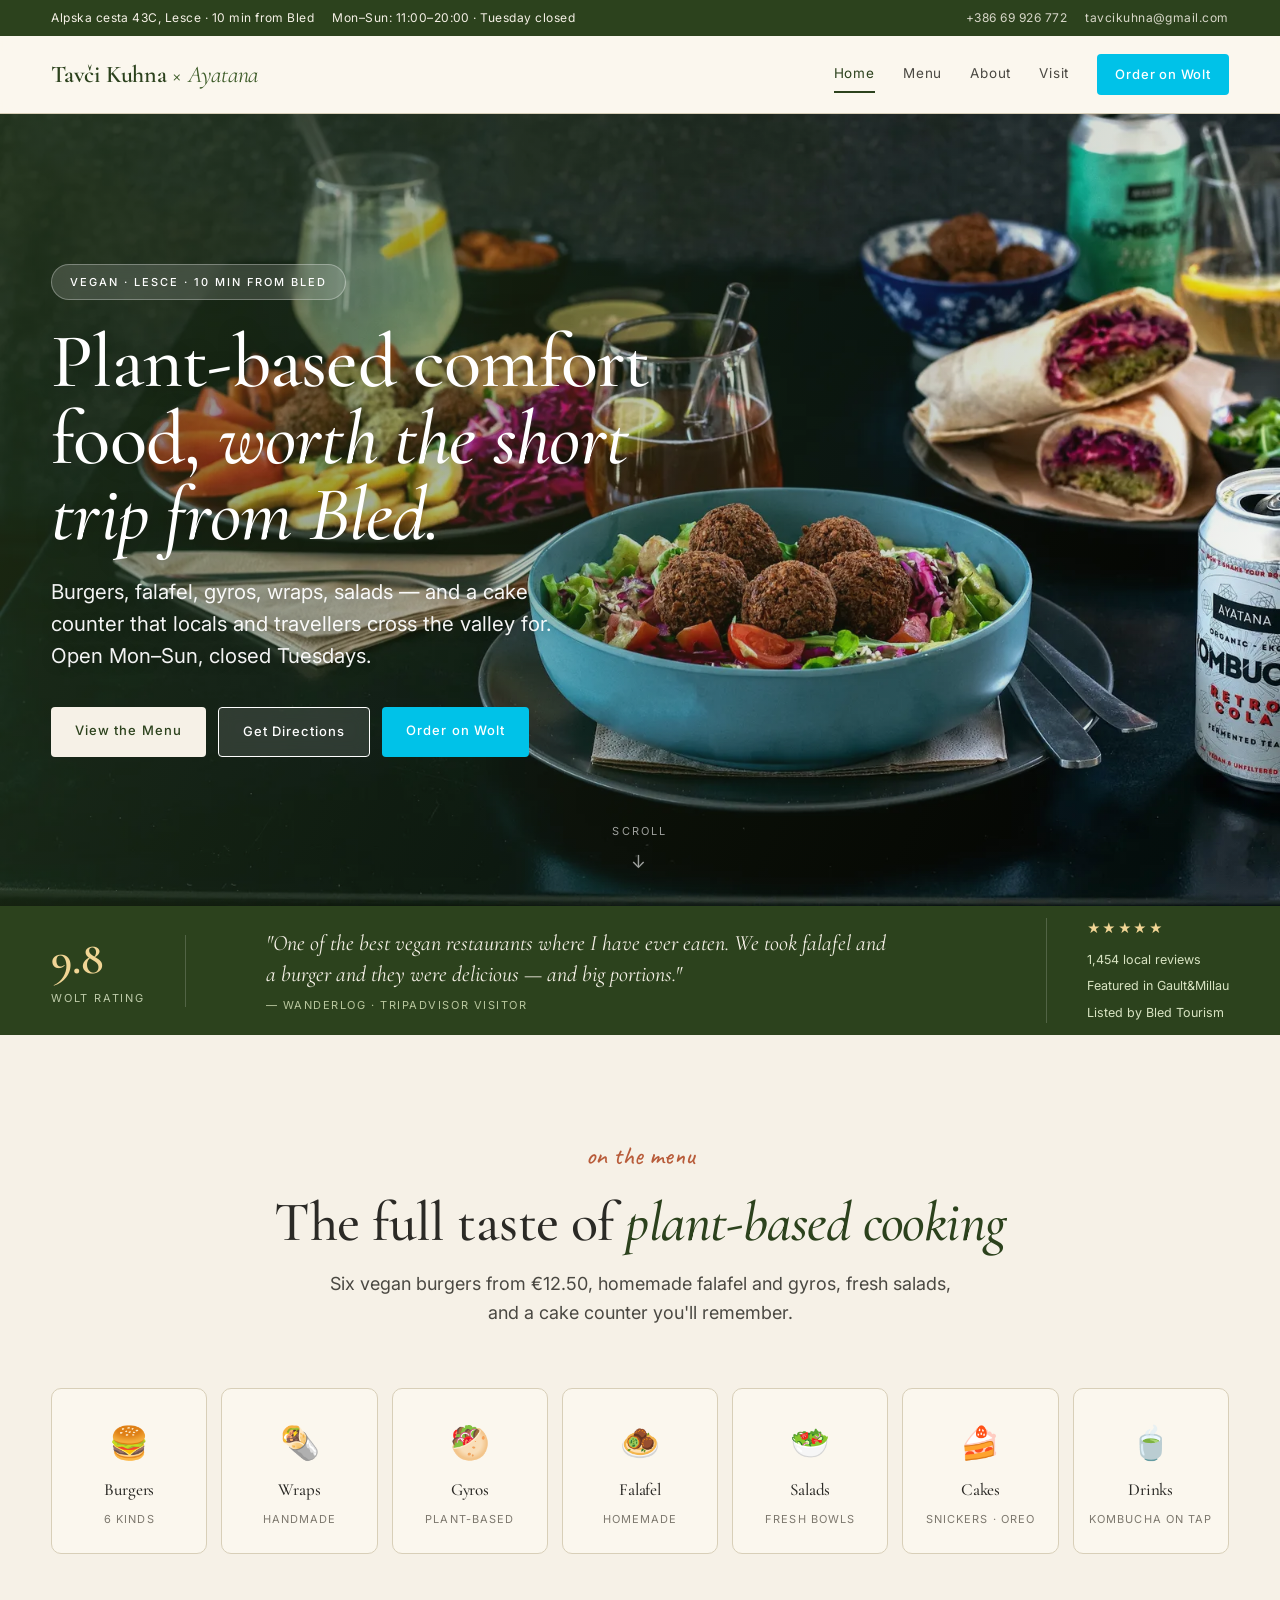
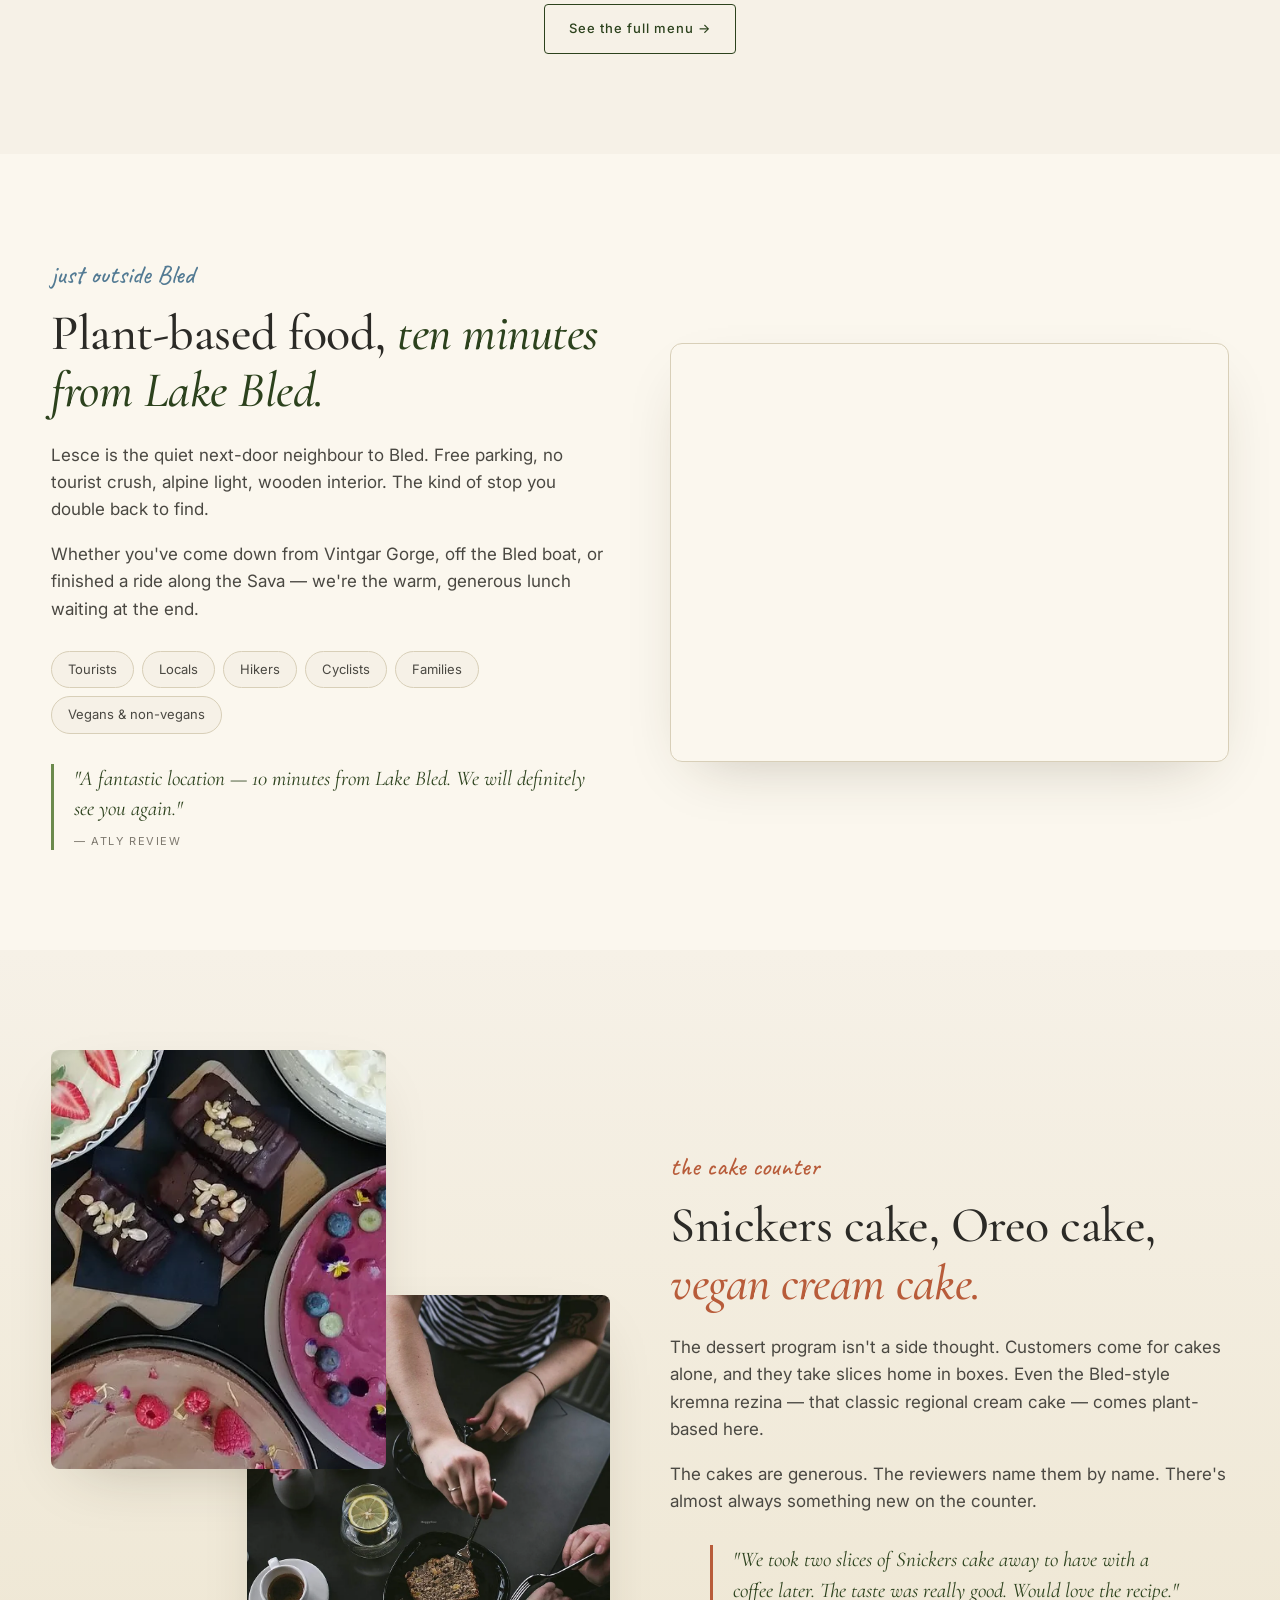
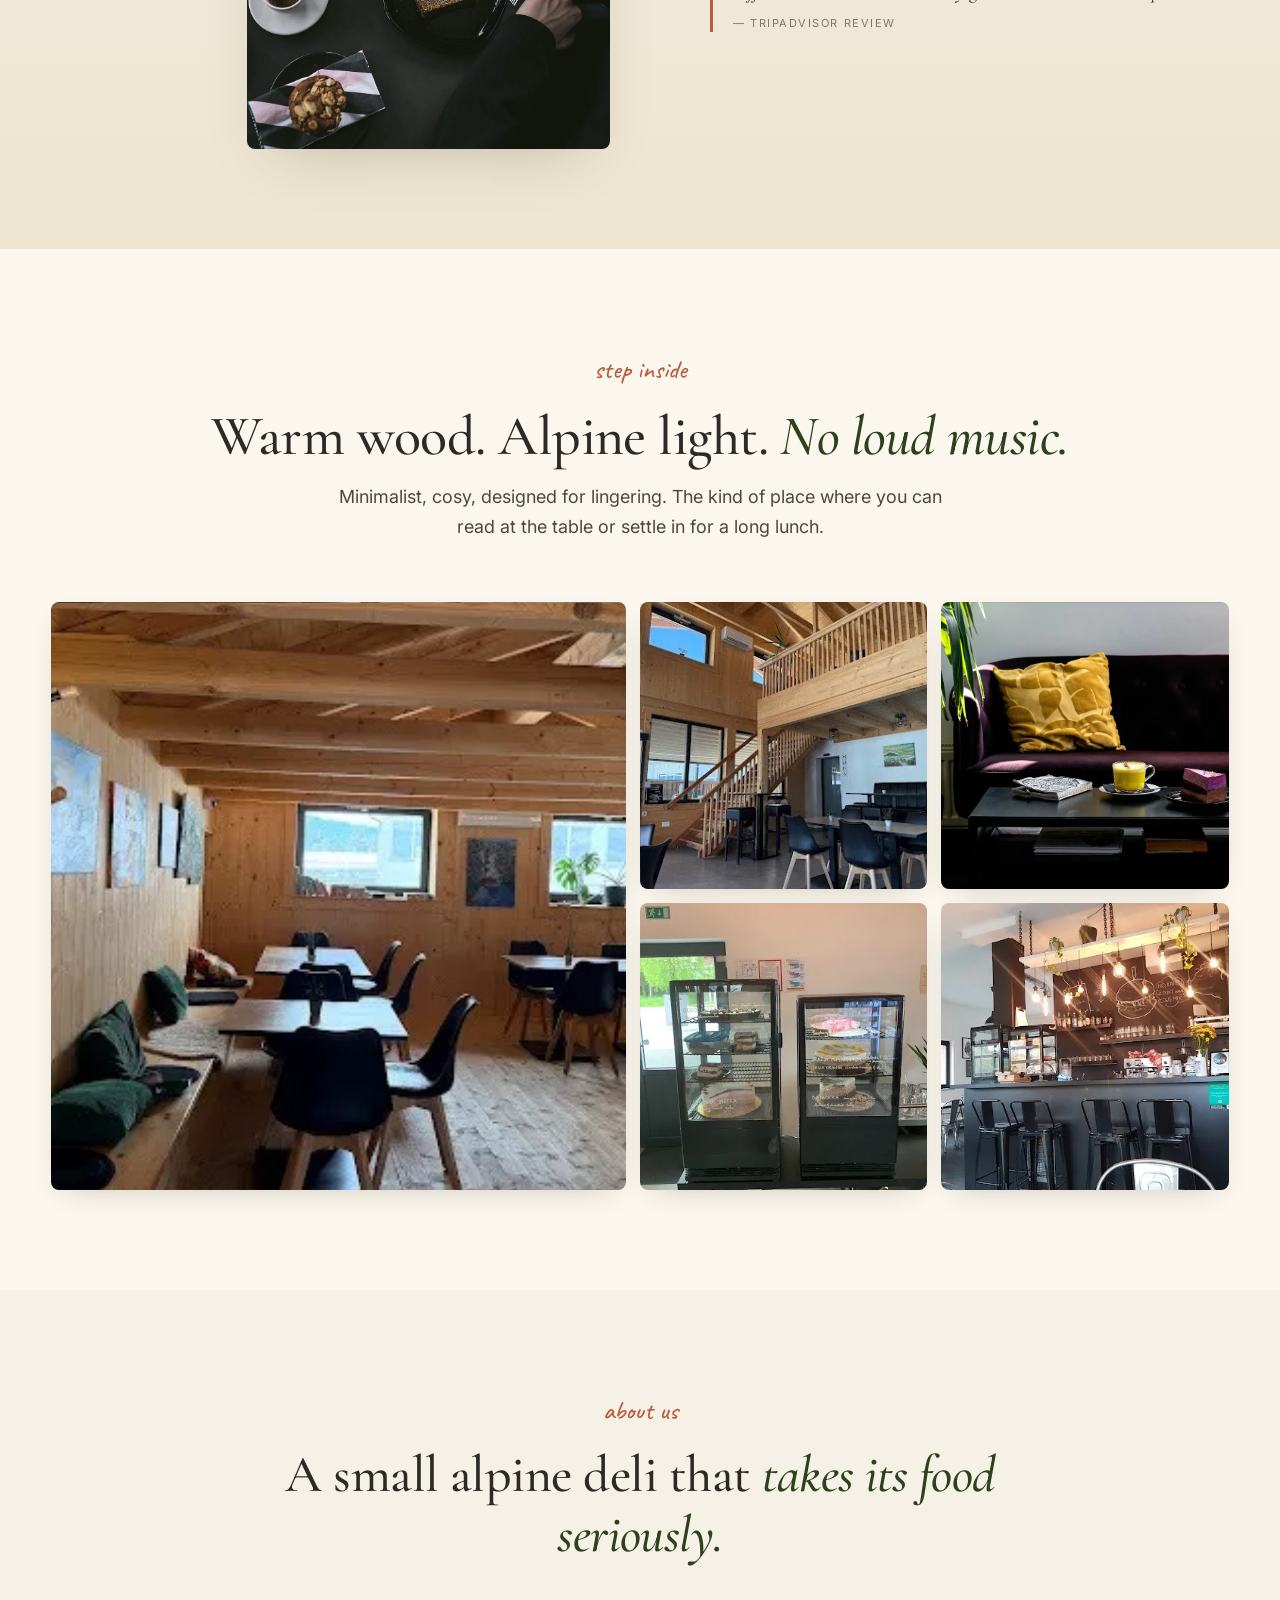
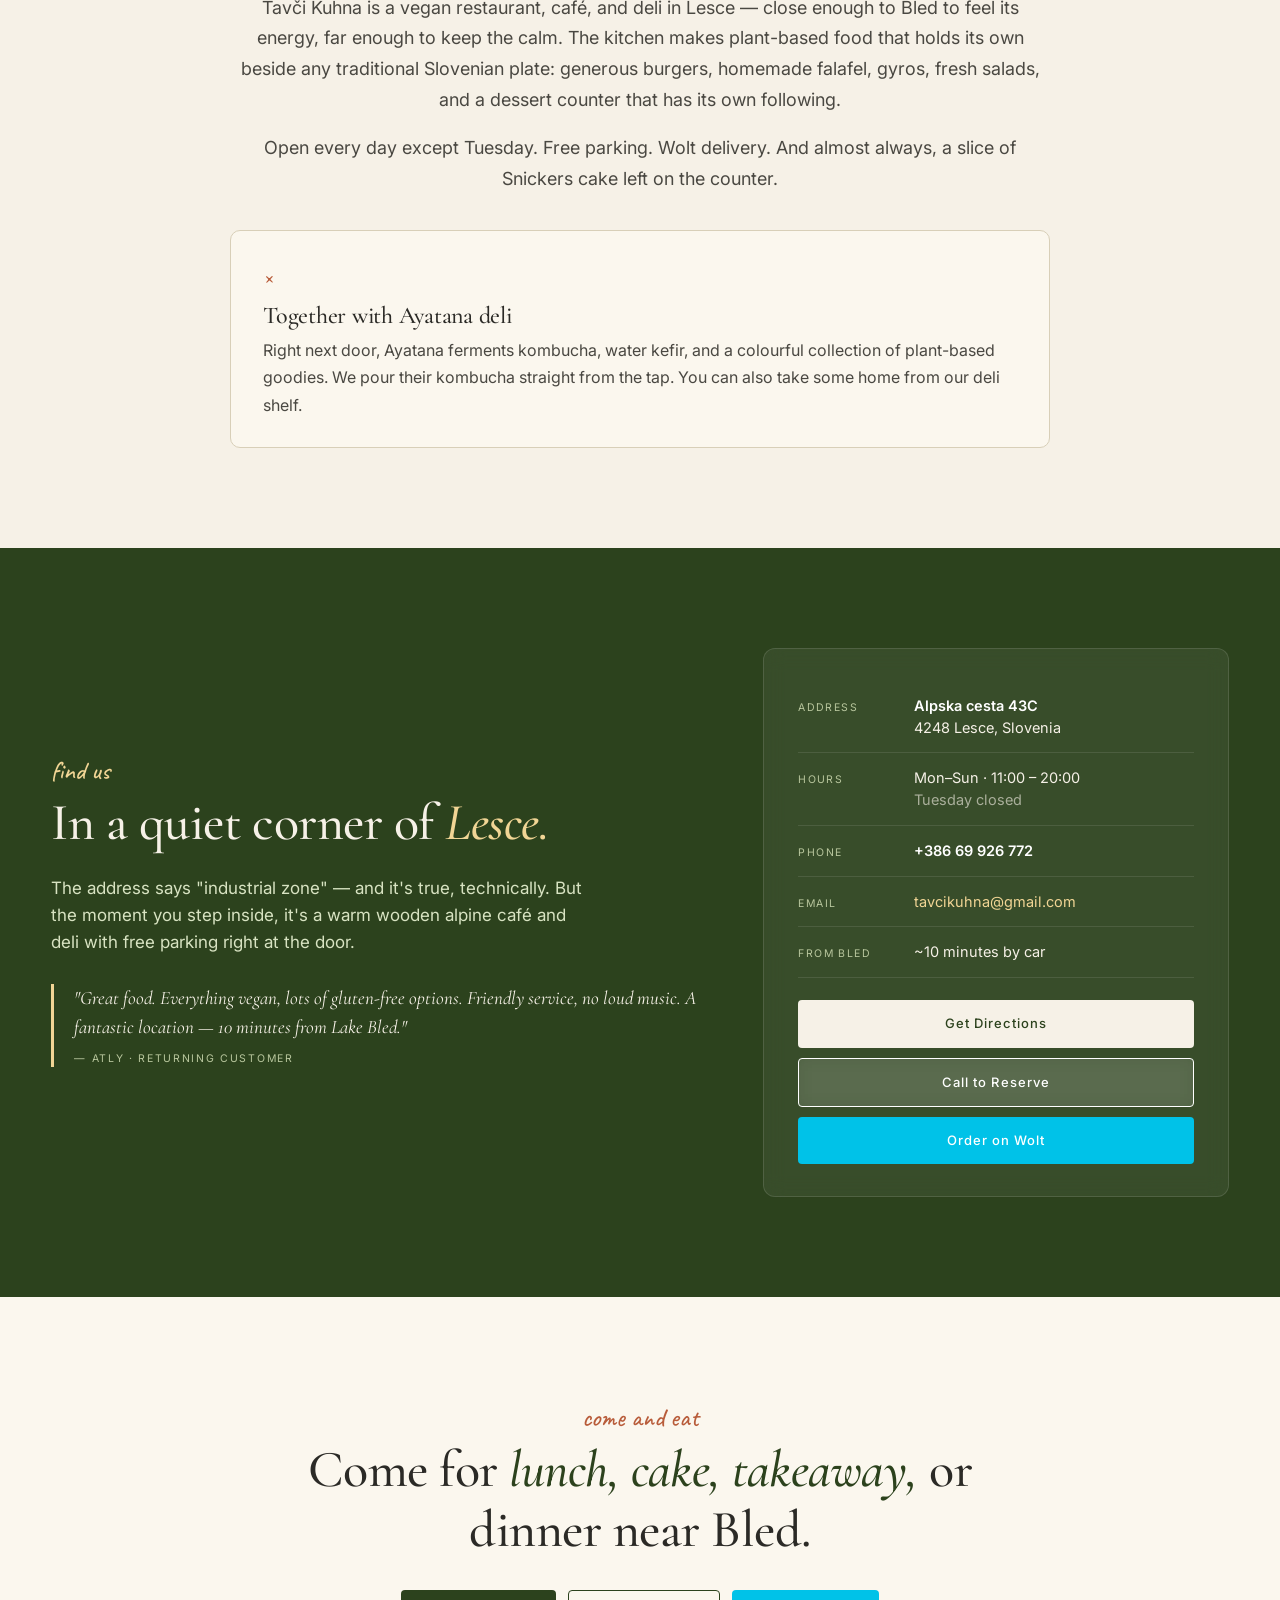
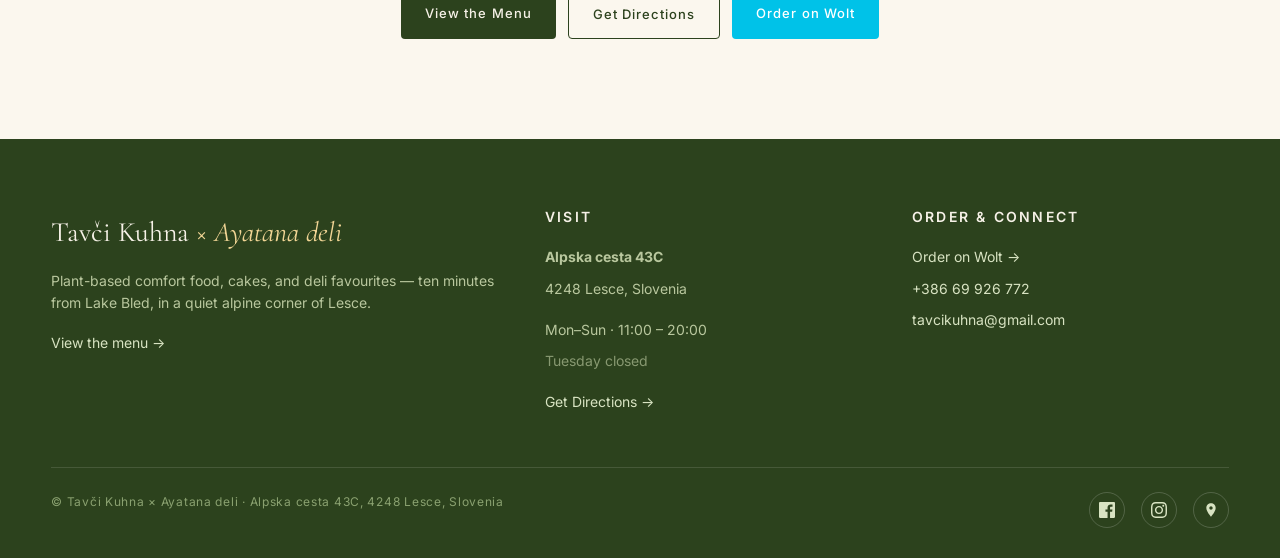
<file: public/index.html>
<!DOCTYPE html>
<html lang="en">
<head>
<meta charset="UTF-8" />
<meta name="viewport" content="width=device-width, initial-scale=1.0" />
<title>Tavči Kuhna × Ayatana — Vegan Restaurant Near Bled | Lesce, Slovenia</title>
<meta name="description" content="Plant-based comfort food, cakes &amp; deli favourites near Bled. Burgers, falafel, gyros, salads, Snickers cake. Wolt 9.8. Mon–Sun, Tue closed." />
<meta name="theme-color" content="#2c421d" />

<!-- Open Graph -->
<meta property="og:type" content="restaurant.restaurant" />
<meta property="og:title" content="Tavči Kuhna × Ayatana — Vegan Restaurant Near Bled" />
<meta property="og:description" content="Plant-based comfort food, cakes, and deli favourites — ten minutes from Lake Bled. Burgers from €12.50, homemade falafel, kombucha on tap, and the famous Snickers cake." />
<meta property="og:image" content="assets/img/vegan-falafel-bled-variety-dishes.webp" />
<meta property="og:image:type" content="image/webp" />
<meta property="og:image:width" content="1200" />
<meta property="og:image:height" content="630" />
<meta property="og:url" content="https://tavci-kuhna.si" />
<meta property="og:site_name" content="Tavči Kuhna × Ayatana deli" />
<meta property="og:locale" content="en_GB" />

<!-- Twitter -->
<meta name="twitter:card" content="summary_large_image" />
<meta name="twitter:title" content="Tavči Kuhna · Plant-based Comfort Food near Bled" />
<meta name="twitter:description" content="Homemade vegan burgers, gyros, and famous Snickers cake. 10 mins from Lake Bled. No loud music, warm wooden vibes." />
<meta name="twitter:image" content="assets/img/vegan-falafel-bled-variety-dishes.webp" />

<link rel="preload" href="assets/img/vegan-falafel-bled-variety-dishes.webp" as="image" fetchpriority="high" />
<link rel="preconnect" href="https://fonts.googleapis.com" />
<link rel="preconnect" href="https://fonts.gstatic.com" crossorigin />
<link href="https://fonts.googleapis.com/css2?family=Cormorant+Garamond:ital,wght@0,400;0,500;0,600;0,700;1,400;1,500&family=Inter:wght@300;400;500;600;700&family=Caveat:wght@500;700&display=swap" rel="stylesheet" />

<!-- Schema.org Restaurant markup -->
<script type="application/ld+json">
{
  "@context": "https://schema.org",
  "@type": "Restaurant",
  "name": "Tavči Kuhna × Ayatana deli",
  "alternateName": "Tavci Kuhna",
  "description": "Plant-based comfort food, cakes, and deli favourites in Lesce — ten minutes from Lake Bled.",
  "image": [
    "assets/img/tavci-g-vegan-food-lesce-ayatana-kombucha-spread.webp",
    "assets/img/tavci-g-vegan-bakery-lesce-cake-coffee-spread.webp"
  ],
  "url": "https://tavci-kuhna.si",
  "telephone": "+38669926772",
  "email": "tavcikuhna@gmail.com",
  "priceRange": "€€",
  "servesCuisine": ["Vegan", "Plant-based", "Deli", "Café"],
  "address": {
    "@type": "PostalAddress",
    "streetAddress": "Alpska cesta 43C",
    "addressLocality": "Lesce",
    "postalCode": "4248",
    "addressCountry": "SI"
  },
  "geo": {
    "@type": "GeoCoordinates",
    "latitude": 46.3608115,
    "longitude": 14.1559427
  },
  "openingHoursSpecification": [
    { "@type": "OpeningHoursSpecification", "dayOfWeek": ["Monday","Wednesday","Thursday","Friday","Saturday","Sunday"], "opens": "11:00", "closes": "20:00" }
  ],
  "menu": "menu.html",
  "acceptsReservations": "True",
  "hasMap": "https://www.google.com/maps/place/Tavci+Kuhna+%26+Ayatana+deli",
  "sameAs": [
    "https://www.facebook.com/profile.php?id=100028103306507",
    "https://www.instagram.com/tavci_kuhna",
    "https://wolt.com/sl/svn/bled-lesce/restaurant/tavci-kuhna",
    "https://www.happycow.net/reviews/tavci-kuhna-lesce-148906",
    "https://www.bled.si/en/what-to-see-do/cuisine/catering-facilities/1"
  ],
  "aggregateRating": {
    "@type": "AggregateRating",
    "ratingValue": "9.8",
    "bestRating": "10",
    "worstRating": "1",
    "ratingCount": 1454,
    "reviewCount": 1454
  }
}
</script>

<style>
  :root {
    --cream: #f6f1e7;
    --cream-dark: #ece4d3;
    --paper: #fbf7ee;
    --ink: #2b2a26;
    --ink-soft: #4a4842;
    --muted: #7d786e;
    --forest: #3f5d2a;
    --forest-deep: #2c421d;
    --moss: #6b8a4c;
    --terracotta: #b85c3a;
    --bled-blue: #527a93;
    --gold: #b88a3d;
    --line: #d8cfb8;
    --shadow: 0 22px 60px -28px rgba(50,42,20,0.28);
    --wolt: #00c2e8;
  }

  * { box-sizing: border-box; }
  html { scroll-behavior: smooth; scroll-padding-top: 120px; }
  body {
    margin: 0;
    background: var(--paper);
    color: var(--ink);
    font-family: 'Inter', system-ui, sans-serif;
    font-weight: 400;
    line-height: 1.65;
    font-size: 17px;
    -webkit-font-smoothing: antialiased;
  }
  h1, h2, h3, h4, h5, .display, .serif {
    font-family: 'Cormorant Garamond', Georgia, serif;
    font-weight: 500;
    letter-spacing: -0.01em;
    color: var(--ink);
    line-height: 1.15;
    margin: 0;
  }
  .script { font-family: 'Caveat', cursive; font-weight: 500; }
  a { color: inherit; text-decoration: none; }
  img { max-width: 100%; display: block; }

  .wrap { width: min(1180px, 92vw); margin: 0 auto; }
  .narrow { width: min(820px, 92vw); margin: 0 auto; }

  .eyebrow {
    font-family: 'Inter', sans-serif;
    text-transform: uppercase;
    font-size: 12px;
    font-weight: 600;
    letter-spacing: 0.22em;
    color: var(--moss);
  }
  .kicker {
    font-family: 'Caveat', cursive;
    font-size: 26px;
    color: var(--terracotta);
    font-weight: 500;
  }

  /* UTILITY BAR */
  .utility-bar {
    background: var(--forest-deep);
    color: var(--cream);
    padding: 8px 0;
    font-size: 12px;
    letter-spacing: 0.04em;
  }
  .utility-bar .wrap {
    display: flex;
    justify-content: space-between;
    flex-wrap: wrap;
    gap: 12px;
  }
  .utility-bar a { opacity: 0.85; }
  .utility-bar a:hover { opacity: 1; color: #f1d595; }
  .utility-bar .group { display: flex; gap: 18px; flex-wrap: wrap; }

  /* HEADER + NAV */
  header.site-header {
    position: sticky;
    top: 0;
    z-index: 50;
    border-bottom: 1px solid var(--line);
    backdrop-filter: blur(8px);
    background: rgba(251,247,238,0.95);
  }
  .site-nav {
    display: flex;
    align-items: center;
    padding: 18px 0;
    gap: 32px;
  }
  .logo {
    font-family: 'Cormorant Garamond', serif;
    font-size: 24px;
    font-weight: 600;
    color: var(--forest-deep);
    letter-spacing: -0.01em;
  }
  .logo em {
    font-style: italic;
    color: var(--forest);
    font-weight: 400;
  }
  .nav-links {
    display: flex;
    gap: 28px;
    margin-left: auto;
    align-items: center;
    font-size: 13.5px;
    letter-spacing: 0.06em;
  }
  .nav-links a {
    color: var(--ink-soft);
    padding: 6px 0;
    border-bottom: 2px solid transparent;
    transition: all 0.2s ease;
  }
  .nav-links a:hover { color: var(--forest-deep); }
  .nav-links a.active {
    color: var(--forest-deep);
    border-bottom-color: var(--forest-deep);
  }
  .nav-cta {
    background: var(--wolt);
    color: white !important;
    padding: 10px 18px !important;
    border-radius: 4px;
    font-weight: 500;
    border-bottom: 0 !important;
    font-size: 13px;
  }
  .nav-cta:hover { background: #00a3c4; color: white !important; }

  .nav-toggle {
    display: none;
    background: transparent;
    border: 0;
    cursor: pointer;
    margin-left: auto;
    padding: 8px;
    font-size: 22px;
    color: var(--forest-deep);
  }

  /* BUTTONS */
  .btn {
    text-decoration: none;
    padding: 13px 24px;
    font-size: 13px;
    letter-spacing: 0.08em;
    border-radius: 4px;
    font-weight: 500;
    transition: all 0.2s ease;
    display: inline-block;
  }
  .btn-primary { background: var(--cream); color: var(--forest-deep); }
  .btn-primary:hover { background: white; }
  .btn-ghost {
    background: rgba(255,255,255,0.12);
    color: white;
    border: 1px solid white;
    backdrop-filter: blur(8px);
  }
  .btn-ghost:hover { background: rgba(255,255,255,0.22); }
  .btn-wolt { background: var(--wolt); color: white; }
  .btn-wolt:hover { background: #00a3c4; }
  .btn-dark { background: var(--forest-deep); color: var(--cream); }
  .btn-dark:hover { background: var(--ink); color: white; }
  .btn-line {
    border: 1px solid var(--forest-deep);
    color: var(--forest-deep);
    background: transparent;
  }
  .btn-line:hover { background: var(--forest-deep); color: var(--cream); }

  /* HERO */
  .hero {
    position: relative;
    padding: 0;
    min-height: 88vh;
    display: flex;
    align-items: center;
    background:
      linear-gradient(115deg, rgba(44,66,29,0.65) 0%, rgba(44,66,29,0.25) 55%, rgba(44,66,29,0) 100%),
      url('assets/img/tavci-g-vegan-food-lesce-ayatana-kombucha-spread.webp');
    background-size: cover;
    background-position: center;
    color: white;
  }
  .hero .wrap {
    position: relative;
    z-index: 2;
    padding: 80px 0;
  }
  .hero-content { max-width: 640px; }
  .hero .badge {
    display: inline-block;
    background: rgba(255,255,255,0.15);
    backdrop-filter: blur(10px);
    color: white;
    padding: 8px 18px;
    border-radius: 999px;
    font-size: 11px;
    letter-spacing: 0.18em;
    text-transform: uppercase;
    margin-bottom: 24px;
    border: 1px solid rgba(255,255,255,0.3);
    font-weight: 500;
  }
  .hero h1 {
    color: white;
    font-size: clamp(40px, 6vw, 80px);
    line-height: 1;
    margin: 0 0 22px;
    text-shadow: 0 2px 20px rgba(0,0,0,0.25);
  }
  .hero h1 em { font-style: italic; }
  .hero p.lede {
    font-size: clamp(17px, 1.6vw, 21px);
    color: rgba(255,255,255,0.95);
    margin: 0 0 36px;
    max-width: 540px;
    line-height: 1.55;
    text-shadow: 0 2px 12px rgba(0,0,0,0.25);
  }
  .hero .ctas {
    display: flex;
    gap: 12px;
    flex-wrap: wrap;
  }
  .hero .scroll-indicator {
    position: absolute;
    bottom: 30px;
    left: 50%;
    transform: translateX(-50%);
    color: rgba(255,255,255,0.6);
    font-size: 11px;
    letter-spacing: 0.2em;
    text-transform: uppercase;
    text-align: center;
    z-index: 3;
  }
  .hero .scroll-indicator::after {
    content: '↓';
    display: block;
    font-size: 18px;
    margin-top: 6px;
    animation: bounce 2.4s ease-in-out infinite;
  }
  @keyframes bounce {
    0%, 100% { transform: translateY(0); }
    50% { transform: translateY(8px); }
  }

  /* TRUST STRIP */
  .trust-strip {
    background: var(--forest-deep);
    color: var(--cream);
    padding: 36px 0;
  }
  .trust-strip .wrap {
    display: grid;
    grid-template-columns: auto 1fr auto;
    gap: 40px;
    align-items: center;
  }
  .trust-strip .rating {
    display: flex;
    flex-direction: column;
    border-right: 1px solid rgba(255,255,255,0.18);
    padding-right: 40px;
  }
  .trust-strip .rating .num {
    font-family: 'Cormorant Garamond', serif;
    font-size: 46px;
    color: #f1d595;
    line-height: 1;
    font-weight: 600;
  }
  .trust-strip .rating .label {
    font-size: 11px;
    letter-spacing: 0.16em;
    text-transform: uppercase;
    margin-top: 8px;
    opacity: 0.85;
    color: #d8e3c2;
  }
  .trust-strip .quote {
    font-style: italic;
    font-family: 'Cormorant Garamond', serif;
    font-size: 22px;
    line-height: 1.4;
    color: #f6f1e7;
    max-width: 620px;
  }
  .trust-strip .quote cite {
    font-style: normal;
    font-size: 11px;
    color: #b9c79e;
    margin-top: 8px;
    display: block;
    font-family: 'Inter', sans-serif;
    letter-spacing: 0.14em;
    text-transform: uppercase;
  }
  .trust-strip .signals {
    display: flex;
    flex-direction: column;
    gap: 6px;
    font-size: 12.5px;
    color: #d8e3c2;
    border-left: 1px solid rgba(255,255,255,0.18);
    padding-left: 40px;
  }
  .trust-strip .signals .stars {
    color: #f1d595;
    font-size: 13px;
    letter-spacing: 1.5px;
    margin-bottom: 4px;
  }

  /* SECTION HEADERS */
  section { padding: 100px 0; }
  .section-head {
    text-align: center;
    margin-bottom: 60px;
  }
  .section-head h2 {
    font-size: clamp(34px, 4.4vw, 56px);
    margin: 12px 0 14px;
  }
  .section-head h2 em { font-style: italic; color: var(--forest-deep); }
  .section-head p {
    color: var(--ink-soft);
    max-width: 640px;
    margin: 0 auto;
    font-size: 18px;
  }

  /* CATEGORIES */
  .categories {
    background: var(--cream);
  }
  .cats-grid {
    display: grid;
    grid-template-columns: repeat(7, 1fr);
    gap: 14px;
    margin-top: 50px;
  }
  .cat {
    background: var(--paper);
    border: 1px solid var(--line);
    border-radius: 10px;
    padding: 28px 14px 22px;
    text-align: center;
    transition: all 0.3s ease;
    text-decoration: none;
    display: block;
  }
  .cat:hover {
    background: var(--forest-deep);
    color: var(--cream);
    transform: translateY(-6px);
    box-shadow: var(--shadow);
  }
  .cat .ico { font-size: 32px; margin-bottom: 10px; }
  .cat h3 { font-size: 17px; margin: 0 0 4px; transition: color 0.3s ease; }
  .cat:hover h3 { color: var(--cream); }
  .cat span {
    font-size: 11px;
    color: var(--muted);
    letter-spacing: 0.1em;
    text-transform: uppercase;
  }
  .cat:hover span { color: rgba(255,255,255,0.7); }
  .categories-cta {
    text-align: center;
    margin-top: 50px;
  }

  /* NEAR BLED */
  .near-bled {
    background: var(--paper);
  }
  .near-bled .grid {
    display: grid;
    grid-template-columns: 1fr 1fr;
    gap: 60px;
    align-items: center;
  }
  .near-bled .text .kicker { color: var(--bled-blue); }
  .near-bled .text h2 {
    font-size: clamp(32px, 4vw, 50px);
    margin: 8px 0 22px;
  }
  .near-bled .text h2 em { font-style: italic; color: var(--forest-deep); }
  .near-bled .text p {
    font-size: 17px;
    color: var(--ink-soft);
    margin: 0 0 18px;
    line-height: 1.6;
  }
  .near-bled .audience {
    display: flex; gap: 8px; flex-wrap: wrap;
    margin-top: 28px;
  }
  .near-bled .audience span {
    background: var(--cream);
    border: 1px solid var(--line);
    border-radius: 999px;
    padding: 7px 16px;
    font-size: 13px;
    color: var(--ink-soft);
  }
  .near-bled .map-frame {
    border-radius: 12px;
    overflow: hidden;
    box-shadow: var(--shadow);
    border: 1px solid var(--line);
    aspect-ratio: 4/3;
  }
  .near-bled .map-frame iframe {
    width: 100%; height: 100%; border: 0; display: block;
  }
  .near-bled .text .quote-block {
    border-left: 3px solid var(--moss);
    padding-left: 20px;
    font-family: 'Cormorant Garamond', serif;
    font-style: italic;
    font-size: 21px;
    color: var(--forest-deep);
    margin: 30px 0 0;
    line-height: 1.45;
  }
  .near-bled .text .quote-block cite {
    font-style: normal;
    font-family: 'Inter', sans-serif;
    font-size: 11px;
    letter-spacing: 0.14em;
    text-transform: uppercase;
    color: var(--muted);
    margin-top: 10px;
    display: block;
  }

  /* CAKES MOMENT */
  .cakes-moment {
    background: linear-gradient(180deg, var(--cream) 0%, #ede5d0 100%);
  }
  .cakes-moment .grid {
    display: grid;
    grid-template-columns: 1fr 1fr;
    gap: 60px;
    align-items: center;
  }
  .cakes-moment .img-stack {
    position: relative;
    aspect-ratio: 4/5;
  }
  .cakes-moment .img-stack img {
    position: absolute;
    border-radius: 8px;
    box-shadow: var(--shadow);
    object-fit: cover;
  }
  .cakes-moment .img-stack img:nth-child(1) {
    width: 60%; height: 60%;
    top: 0; left: 0;
    z-index: 2;
  }
  .cakes-moment .img-stack img:nth-child(2) {
    width: 65%; height: 65%;
    bottom: 0; right: 0;
    z-index: 1;
  }
  .cakes-moment .text .kicker { color: var(--terracotta); }
  .cakes-moment .text h2 {
    font-size: clamp(32px, 4vw, 50px);
    margin: 8px 0 22px;
  }
  .cakes-moment .text h2 em { font-style: italic; color: var(--terracotta); }
  .cakes-moment .text p {
    font-size: 17px;
    color: var(--ink-soft);
    margin: 0 0 18px;
    line-height: 1.6;
  }
  .cakes-moment .quote-block {
    border-left: 3px solid var(--terracotta);
    padding-left: 20px;
    font-family: 'Cormorant Garamond', serif;
    font-style: italic;
    font-size: 21px;
    color: var(--forest-deep);
    margin-top: 30px;
    line-height: 1.45;
  }
  .cakes-moment .quote-block cite {
    font-style: normal;
    font-family: 'Inter', sans-serif;
    font-size: 11px;
    letter-spacing: 0.14em;
    text-transform: uppercase;
    color: var(--muted);
    margin-top: 10px;
    display: block;
  }

  /* ATMOSPHERE COLLAGE */
  .atmosphere {
    background: var(--paper);
  }
  .atm-grid {
    display: grid;
    grid-template-columns: 2fr 1fr 1fr;
    grid-template-rows: 1fr 1fr;
    gap: 14px;
    margin-top: 50px;
    aspect-ratio: 16/8;
    max-height: 600px;
  }
  .atm-grid > div {
    background-size: cover;
    background-position: center;
    border-radius: 8px;
    box-shadow: 0 10px 30px -16px rgba(50,42,20,0.3);
  }
  .atm-grid > div:nth-child(1) { grid-row: span 2; background-image: url('assets/img/tavci_g_02.jpg'); }
  .atm-grid > div:nth-child(2) { background-image: url('assets/img/tavci_g_19.jpg'); }
  .atm-grid > div:nth-child(3) { background-image: url('assets/img/tavci_g_06.jpg'); }
  .atm-grid > div:nth-child(4) { background-image: url('assets/img/tavci_g_20.jpg'); }
  .atm-grid > div:nth-child(5) { background-image: url('assets/img/tavci_g_15.jpg'); }

  /* ABOUT */
  .about-section {
    background: var(--cream);
  }
  .about-section .narrow {
    text-align: center;
  }
  .about-section h2 {
    font-size: clamp(34px, 4.4vw, 52px);
    margin: 12px 0 28px;
  }
  .about-section h2 em { font-style: italic; color: var(--forest-deep); }
  .about-section p {
    font-size: 18px;
    color: var(--ink-soft);
    line-height: 1.7;
    margin: 0 0 18px;
  }
  .about-section .ayatana-note {
    background: var(--paper);
    border: 1px solid var(--line);
    border-radius: 10px;
    padding: 28px 32px;
    margin-top: 36px;
    text-align: left;
  }
  .about-section .ayatana-note .label {
    font-family: 'Caveat', cursive;
    color: var(--terracotta);
    font-size: 22px;
    margin-bottom: 6px;
  }
  .about-section .ayatana-note h3 {
    font-size: 24px;
    margin-bottom: 8px;
  }
  .about-section .ayatana-note p {
    font-size: 16px;
    color: var(--ink-soft);
    margin: 0;
  }

  /* VISIT US */
  .visit-section {
    background: var(--forest-deep);
    color: var(--cream);
  }
  .visit-grid {
    display: grid;
    grid-template-columns: 1.4fr 1fr;
    gap: 60px;
    align-items: center;
  }
  .visit-section h2 {
    color: var(--cream);
    font-size: clamp(36px, 4.4vw, 52px);
    margin: 0 0 22px;
  }
  .visit-section h2 em { font-style: italic; color: #f1d595; }
  .visit-section p {
    color: #d8e3c2;
    font-size: 17px;
    max-width: 540px;
    line-height: 1.6;
    margin: 0 0 22px;
  }
  .visit-section .quote-block {
    border-left: 3px solid #f1d595;
    padding-left: 20px;
    font-family: 'Cormorant Garamond', serif;
    font-style: italic;
    font-size: 19px;
    line-height: 1.5;
    color: #f6f1e7;
    margin: 28px 0;
  }
  .visit-section .quote-block cite {
    font-style: normal;
    font-family: 'Inter', sans-serif;
    font-size: 10.5px;
    letter-spacing: 0.16em;
    text-transform: uppercase;
    color: #b9c79e;
    margin-top: 10px;
    display: block;
  }
  .visit-section .info {
    background: rgba(255,255,255,0.06);
    backdrop-filter: blur(10px);
    border: 1px solid rgba(255,255,255,0.12);
    border-radius: 12px;
    padding: 32px 34px;
  }
  .visit-section .info-row {
    display: grid;
    grid-template-columns: 100px 1fr;
    gap: 16px;
    padding: 14px 0;
    border-bottom: 1px solid rgba(255,255,255,0.1);
    font-size: 14.5px;
    align-items: start;
  }
  .visit-section .info-row:last-of-type { border-bottom: 0; }
  .visit-section .info-row .label {
    color: #b9c79e;
    text-transform: uppercase;
    letter-spacing: 0.14em;
    font-size: 10.5px;
    padding-top: 4px;
  }
  .visit-section .info-row .value { color: var(--cream); line-height: 1.5; }
  .visit-section .info-row .value strong { color: white; font-weight: 600; }
  .visit-section .info-row .value a { color: #f1d595; }
  .visit-section .info-row .value a:hover { color: white; }
  .visit-section .ctas {
    margin-top: 22px;
    display: flex;
    flex-direction: column;
    gap: 10px;
  }
  .visit-section .ctas .btn {
    text-align: center;
  }

  /* FINAL CTA */
  .final-cta {
    background: var(--paper);
    text-align: center;
  }
  .final-cta h2 {
    font-size: clamp(34px, 4.4vw, 52px);
    max-width: 700px;
    margin: 0 auto 30px;
  }
  .final-cta h2 em { font-style: italic; color: var(--forest-deep); }
  .final-cta .ctas {
    display: flex;
    justify-content: center;
    gap: 12px;
    flex-wrap: wrap;
  }

  /* FOOTER (shared) */
  footer.site-footer {
    background: var(--forest-deep);
    color: #b9c79e;
    padding: 70px 0 30px;
  }
  .footer-grid {
    display: grid;
    grid-template-columns: 1.4fr 1fr 1fr;
    gap: 50px;
    margin-bottom: 50px;
  }
  .footer-grid h4 {
    color: var(--cream);
    font-size: 14px;
    text-transform: uppercase;
    letter-spacing: 0.16em;
    margin: 0 0 16px;
    font-family: 'Inter', sans-serif;
    font-weight: 600;
  }
  .footer-grid .brand-foot {
    font-family: 'Cormorant Garamond', serif;
    font-size: 28px;
    color: var(--cream);
    margin-bottom: 14px;
  }
  .footer-grid .brand-foot em { font-style: italic; color: #f1d595; font-weight: 400; }
  .footer-grid p {
    color: #b9c79e;
    font-size: 14px;
    margin: 0 0 8px;
    line-height: 1.6;
  }
  .footer-grid p strong { color: var(--cream); font-weight: 500; }
  .footer-grid a { color: #d8e3c2; }
  .footer-grid a:hover { color: #f1d595; }
  .footer-grid ul { list-style: none; padding: 0; margin: 0; }
  .footer-grid ul li { padding: 4px 0; font-size: 14px; }
  .footer-bottom {
    border-top: 1px solid rgba(255,255,255,0.12);
    padding-top: 24px;
    display: flex;
    justify-content: space-between;
    flex-wrap: wrap;
    gap: 18px;
    font-size: 12px;
    color: #8aa170;
    letter-spacing: 0.06em;
  }
  .footer-bottom .socials {
    display: flex; gap: 16px;
  }
  .footer-bottom .socials a {
    width: 36px; height: 36px;
    display: inline-flex;
    align-items: center; justify-content: center;
    border: 1px solid rgba(255,255,255,0.18);
    border-radius: 50%;
    color: #d8e3c2;
    transition: all 0.2s ease;
  }
  .footer-bottom .socials a:hover {
    background: #f1d595;
    color: var(--forest-deep);
    border-color: #f1d595;
  }

  /* RESPONSIVE */
  @media (max-width: 980px) {
    section { padding: 70px 0; }
    .nav-links { display: none; }
    .nav-toggle { display: block; }
    .nav-links.open {
      display: flex;
      position: absolute;
      flex-direction: column;
      top: 100%; left: 0; right: 0;
      background: var(--paper);
      padding: 20px;
      border-bottom: 1px solid var(--line);
      gap: 14px;
      align-items: stretch;
    }
    .nav-links.open a { padding: 8px 0; }
    .nav-links.open .nav-cta { text-align: center; }
    .hero { min-height: 78vh; }
    .trust-strip .wrap {
      grid-template-columns: 1fr;
      gap: 20px;
    }
    .trust-strip .rating, .trust-strip .signals {
      border: 0;
      padding: 0;
    }
    .trust-strip .rating { padding-bottom: 16px; border-bottom: 1px solid rgba(255,255,255,0.12); flex-direction: row; align-items: baseline; gap: 16px; }
    .trust-strip .rating .label { margin-top: 0; }
    .cats-grid { grid-template-columns: repeat(3, 1fr); }
    .near-bled .grid, .cakes-moment .grid, .visit-grid { grid-template-columns: 1fr; gap: 40px; }
    .cakes-moment .text { order: -1; }
    .atm-grid {
      grid-template-columns: 1fr;
      gap: 16px;
      aspect-ratio: auto;
      max-height: none;
    }
    .atm-grid > div {
      aspect-ratio: 16/9;
    }
    .atm-grid > div:nth-child(2),
    .atm-grid > div:nth-child(5) {
      display: none;
    }
    .near-bled {
      background: var(--forest-deep);
      color: var(--cream);
    }
    .near-bled .text h2, .atmosphere .section-head h2 { color: var(--cream); }
    .near-bled .text h2 em, .atmosphere .section-head h2 em { color: #f1d595; }
    .near-bled .text p, .atmosphere .section-head p { color: #d8e3c2; }
    .near-bled .text .kicker, .atmosphere .section-head .kicker { color: #f1d595; }
    .near-bled .text .quote-block { color: #f6f1e7; border-left-color: #f1d595; }
    .near-bled .text .quote-block cite { color: #b9c79e; }
    .near-bled .audience span { background: rgba(255,255,255,0.1); border-color: rgba(255,255,255,0.2); color: var(--cream); }
    
    .atmosphere {
      background: var(--forest-deep);
      color: var(--cream);
    }

    .footer-grid { grid-template-columns: 1fr; gap: 30px; }
    .footer-bottom { flex-direction: column; align-items: flex-start; }
  }
  @media (max-width: 600px) {
    .cats-grid { grid-template-columns: repeat(2, 1fr); }
  }
</style>
</head>
<body>

<!-- UTILITY BAR -->
<div class="utility-bar">
  <div class="wrap">
    <div class="group">
      <span>Alpska cesta 43C, Lesce · 10 min from Bled</span>
      <span>Mon–Sun: 11:00–20:00 · Tuesday closed</span>
    </div>
    <div class="group">
      <a href="tel:+38669926772">+386 69 926 772</a>
      <a href="mailto:tavcikuhna@gmail.com">tavcikuhna@gmail.com</a>
    </div>
  </div>
</div>

<!-- HEADER / MAIN NAV -->
<header class="site-header">
  <div class="wrap site-nav">
    <a href="" class="logo" aria-label="Tavči Kuhna home">Tavči Kuhna <em>× Ayatana</em></a>
    <button class="nav-toggle" id="navToggle" aria-label="Toggle navigation">☰</button>
    <nav class="nav-links" id="navLinks">
      <a href="" class="active" aria-current="page">Home</a>
      <a href="menu.html">Menu</a>
      <a href="#about">About</a>
      <a href="#visit">Visit</a>
      <a href="https://wolt.com/sl/svn/bled-lesce/restaurant/tavci-kuhna" target="_blank" rel="noopener noreferrer" class="nav-cta">Order on Wolt</a>
    </nav>
  </div>
</header>

<!-- HERO -->
<section class="hero">
  <div class="wrap">
    <div class="hero-content">
      <span class="badge">Vegan · Lesce · 10 min from Bled</span>
      <h1>Plant-based comfort food, <em>worth the short trip from Bled.</em></h1>
      <p class="lede">Burgers, falafel, gyros, wraps, salads — and a cake counter that locals and travellers cross the valley for. Open Mon–Sun, closed Tuesdays.</p>
      <div class="ctas">
        <a href="menu.html" class="btn btn-primary">View the Menu</a>
        <a href="https://www.google.com/maps/dir/?api=1&destination=Tavci+Kuhna+%26+Ayatana+deli,+Alpska+cesta+43c,+4248+Lesce,+Slovenia" target="_blank" rel="noopener noreferrer" class="btn btn-ghost">Get Directions</a>
        <a href="https://wolt.com/sl/svn/bled-lesce/restaurant/tavci-kuhna" target="_blank" rel="noopener noreferrer" class="btn btn-wolt">Order on Wolt</a>
      </div>
    </div>
  </div>
  <div class="scroll-indicator">scroll</div>
</section>

<!-- TRUST STRIP -->
<section class="trust-strip" style="padding: 0;">
  <div class="wrap">
    <div class="rating">
      <div class="num">9.8</div>
      <div class="label">Wolt rating</div>
    </div>
    <blockquote class="quote">
      "One of the best vegan restaurants where I have ever eaten. We took falafel and a burger and they were delicious — and big portions."
      <cite>— Wanderlog · Tripadvisor visitor</cite>
    </blockquote>
    <div class="signals">
      <div class="stars">★★★★★</div>
      <div>1,454 local reviews</div>
      <div>Featured in Gault&amp;Millau</div>
      <div>Listed by Bled Tourism</div>
    </div>
  </div>
</section>

<!-- CATEGORIES -->
<section class="categories">
  <div class="wrap">
    <div class="section-head">
      <div class="kicker">on the menu</div>
      <h2>The full taste of <em>plant-based cooking</em></h2>
      <p>Six vegan burgers from €12.50, homemade falafel and gyros, fresh salads, and a cake counter you'll remember.</p>
    </div>
    <div class="cats-grid">
      <a href="menu.html#burgers" class="cat"><div class="ico">🍔</div><h3>Burgers</h3><span>6 kinds</span></a>
      <a href="menu.html#wraps-gyros" class="cat"><div class="ico">🌯</div><h3>Wraps</h3><span>handmade</span></a>
      <a href="menu.html#wraps-gyros" class="cat"><div class="ico">🥙</div><h3>Gyros</h3><span>plant-based</span></a>
      <a href="menu.html#wraps-gyros" class="cat"><div class="ico">🧆</div><h3>Falafel</h3><span>homemade</span></a>
      <a href="menu.html#salads" class="cat"><div class="ico">🥗</div><h3>Salads</h3><span>fresh bowls</span></a>
      <a href="menu.html#cakes" class="cat"><div class="ico">🍰</div><h3>Cakes</h3><span>Snickers · Oreo</span></a>
      <a href="menu.html#drinks" class="cat"><div class="ico">🍵</div><h3>Drinks</h3><span>kombucha on tap</span></a>
    </div>
    <div class="categories-cta">
      <a href="menu.html" class="btn btn-line">See the full menu →</a>
    </div>
  </div>
</section>

<!-- NEAR BLED -->
<section class="near-bled">
  <div class="wrap">
    <div class="grid">
      <div class="text">
        <div class="kicker">just outside Bled</div>
        <h2>Plant-based food, <em>ten minutes from Lake Bled.</em></h2>
        <p>Lesce is the quiet next-door neighbour to Bled. Free parking, no tourist crush, alpine light, wooden interior. The kind of stop you double back to find.</p>
        <p>Whether you've come down from Vintgar Gorge, off the Bled boat, or finished a ride along the Sava — we're the warm, generous lunch waiting at the end.</p>
        <div class="audience">
          <span>Tourists</span>
          <span>Locals</span>
          <span>Hikers</span>
          <span>Cyclists</span>
          <span>Families</span>
          <span>Vegans &amp; non-vegans</span>
        </div>
        <blockquote class="quote-block">
          "A fantastic location — 10 minutes from Lake Bled. We will definitely see you again."
          <cite>— Atly review</cite>
        </blockquote>
      </div>
      <div class="map-frame">
        <iframe src="https://www.google.com/maps/embed?pb=!1m28!1m12!1m3!1d44051.77850055319!2d14.094156197725887!3d46.368326599999996!2m3!1f0!2f0!3f0!3m2!1i1024!2i768!4f13.1!4m13!3e0!4m5!1s0x477a8e1dd7139961%3A0x400f81c823fec50!2sBled%2C%204260!3m2!1d46.368326599999996!2d14.1145798!4m5!1s0x477a97378e046cf3%3A0x8dd93460d4a9d4be!2sTavci%20Kuhna%20%26%20Ayatana%20deli%2C%20Alpska%20cesta%2043c%2C%204248%20Lesce!3m2!1d46.3608115!2d14.155942699999999!5e0!3m2!1ssl!2ssi!4v1778525256729!5m2!1ssl!2ssi" loading="lazy" title="Directions from Bled to Tavči Kuhna" style="border:0;" allowfullscreen="" referrerpolicy="no-referrer-when-downgrade"></iframe>
      </div>
    </div>
  </div>
</section>

<!-- CAKES MOMENT -->
<section class="cakes-moment">
  <div class="wrap">
    <div class="grid">
      <div class="img-stack">
        <img src="assets/img/vegan-bakery-lesce-cake-counter.webp" alt="Selection of artisanal vegan cakes and pastries on display at the Tavči Kuhna counter in Lesce" loading="lazy" />
        <img src="assets/img/vegan-cake-lesce-snickers-slice.webp" alt="Close-up of a generous slice of layered vegan Snickers cake, a local favourite in Lesce" loading="lazy" />
      </div>
      <div class="text">
        <div class="kicker">the cake counter</div>
        <h2>Snickers cake, Oreo cake, <em>vegan cream cake.</em></h2>
        <p>The dessert program isn't a side thought. Customers come for cakes alone, and they take slices home in boxes. Even the Bled-style kremna rezina — that classic regional cream cake — comes plant-based here.</p>
        <p>The cakes are generous. The reviewers name them by name. There's almost always something new on the counter.</p>
        <blockquote class="quote-block">
          "We took two slices of Snickers cake away to have with a coffee later. The taste was really good. Would love the recipe."
          <cite>— Tripadvisor review</cite>
        </blockquote>
      </div>
    </div>
  </div>
</section>

<!-- ATMOSPHERE -->
<section class="atmosphere">
  <div class="wrap">
    <div class="section-head">
      <div class="kicker">step inside</div>
      <h2>Warm wood. Alpine light. <em>No loud music.</em></h2>
      <p>Minimalist, cosy, designed for lingering. The kind of place where you can read at the table or settle in for a long lunch.</p>
    </div>
    <div class="atm-grid">
      <div style="background-image:url('assets/img/tavci-g-vegan-restaurant-lesce-interior-mezzanine-warm-wood.webp')" role="img" aria-label="Sun-drenched wooden mezzanine with bench seating, cushions, and alpine-style decor at Tavči Kuhna"></div>
      <div style="background-image:url('assets/img/tavci-g-vegan-restaurant-lesce-interior-architecture-stairs.webp')" role="img" aria-label="Modern wooden architecture featuring a mezzanine floor and staircase in the bright restaurant interior"></div>
      <div style="background-image:url('assets/img/tavci-g-vegan-restaurant-lesce-cozy-sofa-seating.webp')" role="img" aria-label="Cosy sofa seating corner, perfect for reading and lingering over coffee"></div>
      <div style="background-image:url('assets/img/tavci-g-vegan-bakery-lesce-cake-display-fridges.webp')" role="img" aria-label="Professional cake display fridges showcasing a variety of fresh vegan cakes and desserts"></div>
      <div style="background-image:url('assets/img/tavci-g-vegan-restaurant-lesce-bar-seating-edison-lights.webp')" role="img" aria-label="Cosy bar area with high stools, hanging Edison bulbs, and a decorative chalkboard wall"></div>
    </div>
  </div>
</section>

<!-- ABOUT -->
<section class="about-section" id="about">
  <div class="wrap narrow">
    <div class="kicker">about us</div>
    <h2>A small alpine deli that <em>takes its food seriously.</em></h2>
    <p>Tavči Kuhna is a vegan restaurant, café, and deli in Lesce — close enough to Bled to feel its energy, far enough to keep the calm. The kitchen makes plant-based food that holds its own beside any traditional Slovenian plate: generous burgers, homemade falafel, gyros, fresh salads, and a dessert counter that has its own following.</p>
    <p>Open every day except Tuesday. Free parking. Wolt delivery. And almost always, a slice of Snickers cake left on the counter.</p>

    <div class="ayatana-note">
      <div class="label">×</div>
      <h3>Together with Ayatana deli</h3>
      <p>Right next door, Ayatana ferments kombucha, water kefir, and a colourful collection of plant-based goodies. We pour their kombucha straight from the tap. You can also take some home from our deli shelf.</p>
    </div>
  </div>
</section>

<!-- VISIT US -->
<section class="visit-section" id="visit">
  <div class="wrap">
    <div class="visit-grid">
      <div>
        <div class="kicker" style="color:#f1d595;">find us</div>
        <h2>In a quiet corner of <em>Lesce.</em></h2>
        <p>The address says "industrial zone" — and it's true, technically. But the moment you step inside, it's a warm wooden alpine café and deli with free parking right at the door.</p>
        <blockquote class="quote-block">
          "Great food. Everything vegan, lots of gluten-free options. Friendly service, no loud music. A fantastic location — 10 minutes from Lake Bled."
          <cite>— Atly · returning customer</cite>
        </blockquote>
      </div>
      <div class="info">
        <div class="info-row">
          <div class="label">Address</div>
          <div class="value"><strong>Alpska cesta 43C</strong><br>4248 Lesce, Slovenia</div>
        </div>
        <div class="info-row">
          <div class="label">Hours</div>
          <div class="value">Mon–Sun · 11:00 – 20:00<br><span style="opacity:0.6">Tuesday closed</span></div>
        </div>
        <div class="info-row">
          <div class="label">Phone</div>
          <div class="value"><a href="tel:+38669926772"><strong>+386 69 926 772</strong></a></div>
        </div>
        <div class="info-row">
          <div class="label">Email</div>
          <div class="value"><a href="mailto:tavcikuhna@gmail.com">tavcikuhna@gmail.com</a></div>
        </div>
        <div class="info-row">
          <div class="label">From Bled</div>
          <div class="value">~10 minutes by car</div>
        </div>
        <div class="ctas">
          <a href="https://www.google.com/maps/dir/?api=1&destination=Tavci+Kuhna+%26+Ayatana+deli,+Alpska+cesta+43c,+4248+Lesce,+Slovenia" target="_blank" rel="noopener noreferrer" class="btn btn-primary">Get Directions</a>
          <a href="tel:+38669926772" class="btn btn-ghost">Call to Reserve</a>
          <a href="https://wolt.com/sl/svn/bled-lesce/restaurant/tavci-kuhna" target="_blank" rel="noopener noreferrer" class="btn btn-wolt">Order on Wolt</a>
        </div>
      </div>
    </div>
  </div>
</section>

<!-- FINAL CTA -->
<section class="final-cta">
  <div class="wrap">
    <div class="kicker">come and eat</div>
    <h2>Come for <em>lunch, cake, takeaway,</em> or dinner near Bled.</h2>
    <div class="ctas">
      <a href="menu.html" class="btn btn-dark">View the Menu</a>
      <a href="https://www.google.com/maps/dir/?api=1&destination=Tavci+Kuhna+%26+Ayatana+deli,+Alpska+cesta+43c,+4248+Lesce,+Slovenia" target="_blank" rel="noopener noreferrer" class="btn btn-line">Get Directions</a>
      <a href="https://wolt.com/sl/svn/bled-lesce/restaurant/tavci-kuhna" target="_blank" rel="noopener noreferrer" class="btn btn-wolt">Order on Wolt</a>
    </div>
  </div>
</section>

<!-- FOOTER -->
<footer class="site-footer">
  <div class="wrap">
    <div class="footer-grid">
      <div>
        <div class="brand-foot">Tavči Kuhna <em>× Ayatana deli</em></div>
        <p>Plant-based comfort food, cakes, and deli favourites — ten minutes from Lake Bled, in a quiet alpine corner of Lesce.</p>
        <p style="margin-top:18px;"><a href="menu.html">View the menu →</a></p>
      </div>
      <div>
        <h4>Visit</h4>
        <ul>
          <li><strong>Alpska cesta 43C</strong></li>
          <li>4248 Lesce, Slovenia</li>
          <li style="margin-top:10px;">Mon–Sun · 11:00 – 20:00</li>
          <li style="opacity:0.65;">Tuesday closed</li>
          <li style="margin-top:10px;"><a href="https://www.google.com/maps/dir/?api=1&destination=Tavci+Kuhna+%26+Ayatana+deli,+Alpska+cesta+43c,+4248+Lesce,+Slovenia" target="_blank" rel="noopener noreferrer">Get Directions →</a></li>
        </ul>
      </div>
      <div>
        <h4>Order &amp; Connect</h4>
        <ul>
          <li><a href="https://wolt.com/sl/svn/bled-lesce/restaurant/tavci-kuhna" target="_blank" rel="noopener noreferrer">Order on Wolt →</a></li>
          <li><a href="tel:+38669926772">+386 69 926 772</a></li>
          <li><a href="mailto:tavcikuhna@gmail.com">tavcikuhna@gmail.com</a></li>
        </ul>
      </div>
    </div>
    <div class="footer-bottom">
      <div>© Tavči Kuhna × Ayatana deli · Alpska cesta 43C, 4248 Lesce, Slovenia</div>
      <div class="socials">
        <a href="https://www.facebook.com/profile.php?id=100028103306507" target="_blank" rel="noopener noreferrer" aria-label="Tavči Kuhna on Facebook">
          <svg width="16" height="16" viewBox="0 0 24 24" fill="currentColor" aria-hidden="true"><path d="M22.675 0H1.325C.593 0 0 .593 0 1.325v21.351C0 23.408.593 24 1.325 24h11.495v-9.294H9.691v-3.622h3.129V8.413c0-3.099 1.894-4.785 4.659-4.785 1.325 0 2.464.099 2.795.143v3.241l-1.918.001c-1.504 0-1.795.715-1.795 1.764v2.313h3.587l-.467 3.622h-3.12V24h6.116c.73 0 1.323-.592 1.323-1.324V1.325C24 .593 23.408 0 22.675 0z"/></svg>
        </a>
        <a href="https://www.instagram.com/tavci_kuhna" target="_blank" rel="noopener noreferrer" aria-label="Tavči Kuhna on Instagram">
          <svg width="16" height="16" viewBox="0 0 24 24" fill="currentColor" aria-hidden="true"><path d="M12 2.163c3.204 0 3.584.012 4.85.07 3.252.148 4.771 1.691 4.919 4.919.058 1.265.069 1.645.069 4.849 0 3.205-.012 3.584-.069 4.849-.149 3.225-1.664 4.771-4.919 4.919-1.266.058-1.644.07-4.85.07-3.204 0-3.584-.012-4.849-.07-3.26-.149-4.771-1.699-4.919-4.92-.058-1.265-.07-1.644-.07-4.849 0-3.204.013-3.583.07-4.849.149-3.227 1.664-4.771 4.919-4.919 1.266-.057 1.645-.069 4.849-.069zm0-2.163c-3.259 0-3.667.014-4.947.072-4.358.2-6.78 2.618-6.98 6.98-.059 1.281-.073 1.689-.073 4.948 0 3.259.014 3.668.072 4.948.2 4.358 2.618 6.78 6.98 6.98 1.281.058 1.689.072 4.948.072 3.259 0 3.668-.014 4.948-.072 4.354-.2 6.782-2.618 6.979-6.98.059-1.28.073-1.689.073-4.948 0-3.259-.014-3.667-.072-4.947-.196-4.354-2.617-6.78-6.979-6.98-1.281-.059-1.69-.073-4.949-.073zm0 5.838c-3.403 0-6.162 2.759-6.162 6.162s2.759 6.163 6.162 6.163 6.162-2.759 6.162-6.163c0-3.403-2.759-6.162-6.162-6.162zm0 10.162c-2.209 0-4-1.79-4-4 0-2.209 1.791-4 4-4s4 1.791 4 4c0 2.21-1.791 4-4 4zm6.406-11.845c-.796 0-1.441.645-1.441 1.44s.645 1.44 1.441 1.44c.795 0 1.439-.645 1.439-1.44s-.644-1.44-1.439-1.44z"/></svg>
        </a>
        <a href="https://www.google.com/maps/dir/?api=1&destination=Tavci+Kuhna+%26+Ayatana+deli,+Alpska+cesta+43c,+4248+Lesce,+Slovenia" target="_blank" rel="noopener noreferrer" aria-label="Directions on Google Maps">
          <svg width="16" height="16" viewBox="0 0 24 24" fill="currentColor" aria-hidden="true"><path d="M12 2C8.13 2 5 5.13 5 9c0 5.25 7 13 7 13s7-7.75 7-13c0-3.87-3.13-7-7-7zm0 9.5c-1.38 0-2.5-1.12-2.5-2.5s1.12-2.5 2.5-2.5 2.5 1.12 2.5 2.5-1.12 2.5-2.5 2.5z"/></svg>
        </a>
      </div>
    </div>
  </div>
</footer>

<script>
  // Mobile nav toggle
  const navToggle = document.getElementById('navToggle');
  const navLinks = document.getElementById('navLinks');
  if (navToggle && navLinks) {
    navToggle.addEventListener('click', () => navLinks.classList.toggle('open'));
  }
</script>

</body>
</html>
</file>
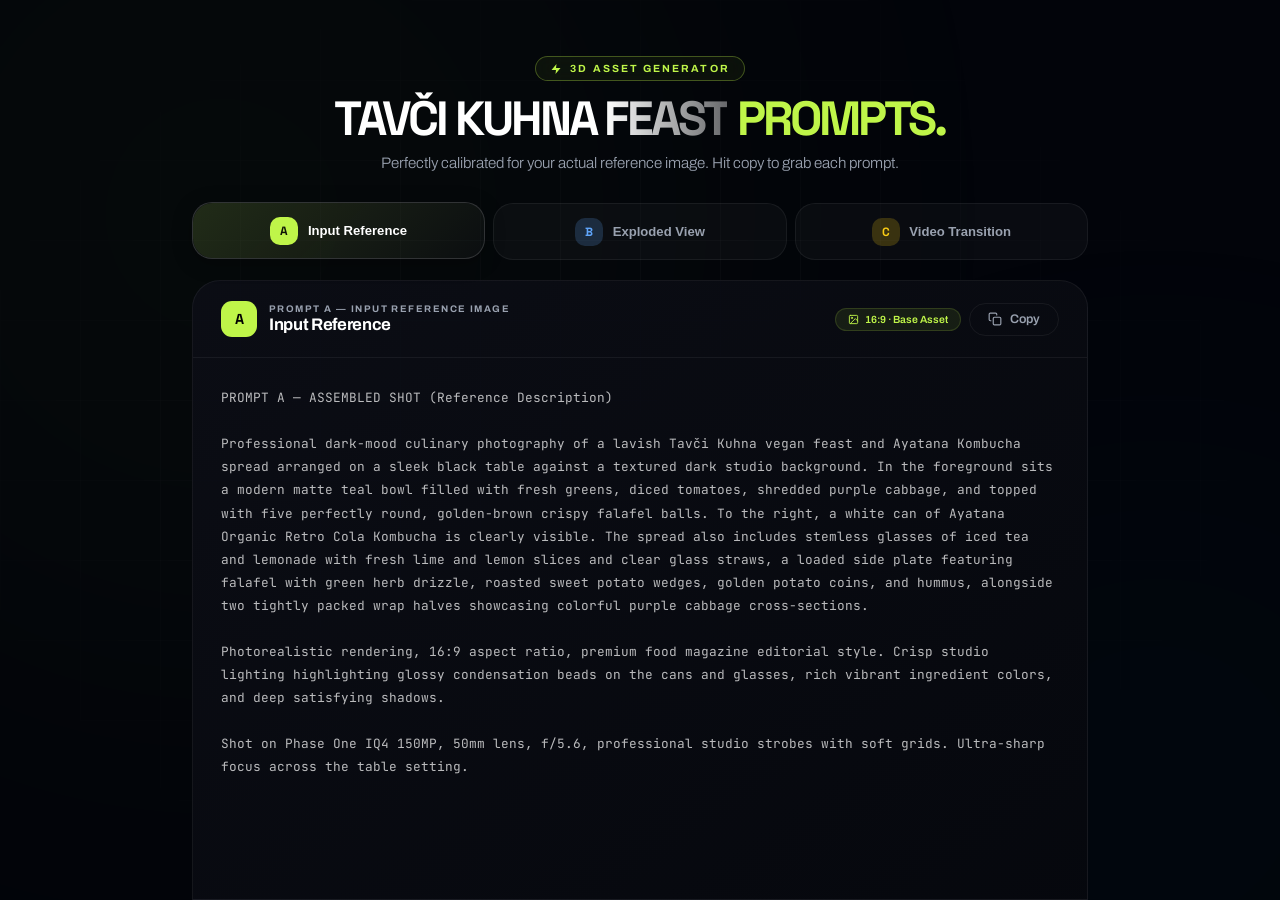
<file: 3D animation/prompts.html>
<!DOCTYPE html>
<html lang="en">
<head>
  <meta charset="UTF-8">
  <meta name="viewport" content="width=device-width, initial-scale=1.0">
  <title>Scroll-Stop Prompts — Tavči Kuhna × Ayatana Feast</title>
  <link rel="preconnect" href="https://fonts.googleapis.com">
  <link rel="preconnect" href="https://fonts.gstatic.com" crossorigin>
  <link href="https://fonts.googleapis.com/css2?family=Archivo:wght@300;400;500;600;700;800;900&family=Space+Grotesk:wght@300;400;500;600;700&family=JetBrains+Mono:wght@400;500&display=swap" rel="stylesheet">
  <style>
    :root {
      --font-body: 'Archivo', sans-serif;
      --font-display: 'Space Grotesk', sans-serif;
      --font-mono: 'JetBrains Mono', monospace;
      --lime: #BFF549;
      --bg: #02040a;
      --card-bg: rgba(255, 255, 255, 0.03);
      --card-border: rgba(255, 255, 255, 0.06);
      --text-secondary: #99A1AF;
    }

    *, *::before, *::after { margin: 0; padding: 0; box-sizing: border-box; }
    ::selection { background-color: var(--lime); color: #000; }

    ::-webkit-scrollbar { width: 8px; }
    ::-webkit-scrollbar-track { background: rgba(0,0,0,0.2); border-radius: 4px; }
    ::-webkit-scrollbar-thumb { background: rgba(255,255,255,0.1); border-radius: 4px; }
    ::-webkit-scrollbar-thumb:hover { background: var(--lime); }

    body {
      font-family: var(--font-body);
      background: var(--bg);
      color: #fff;
      -webkit-font-smoothing: antialiased;
      -moz-osx-font-smoothing: grayscale;
      overflow: hidden;
      height: 100vh;
      display: flex;
      flex-direction: column;
    }

    h1, h2, h3, h4, h5, h6 { font-family: var(--font-display); }

    .bg-grid {
      position: fixed;
      inset: 0;
      background: linear-gradient(rgba(255,255,255,0.02) 1px, transparent 1px),
                  linear-gradient(90deg, rgba(255,255,255,0.02) 1px, transparent 1px);
      background-size: 80px 80px;
      mask-image: radial-gradient(ellipse at center, black 30%, transparent 80%);
      -webkit-mask-image: radial-gradient(ellipse at center, black 30%, transparent 80%);
      pointer-events: none;
      z-index: 0;
    }

    .bg-orb-1 {
      position: fixed; top: -15%; left: -10%; width: 700px; height: 700px;
      background: var(--lime); border-radius: 50%; filter: blur(280px);
      opacity: 0.06; pointer-events: none; z-index: 0;
      animation: orbFloat 20s ease-in-out infinite;
    }

    .bg-orb-2 {
      position: fixed; bottom: -15%; right: -10%; width: 500px; height: 500px;
      background: #00c2e8; border-radius: 50%; filter: blur(220px);
      opacity: 0.05; pointer-events: none; z-index: 0;
      animation: orbFloat 25s ease-in-out infinite reverse;
    }

    @keyframes orbFloat {
      0%, 100% { transform: translate(0, 0); }
      50% { transform: translate(40px, 25px); }
    }

    .confetti-canvas { position: fixed; inset: 0; pointer-events: none; z-index: 9999; }

    .app {
      position: relative; z-index: 1; display: flex; flex-direction: column;
      height: 100vh; max-width: 960px; margin: 0 auto; padding: 2rem 2rem 0; width: 100%;
    }

    .header { text-align: center; padding: 1.5rem 0 1.75rem; flex-shrink: 0; }

    .header-badge {
      display: inline-flex; align-items: center; gap: 0.5rem;
      padding: 0.35rem 0.9rem; margin-bottom: 1rem; border-radius: 980px;
      border: 1px solid rgba(191, 245, 73, 0.3); background: rgba(191, 245, 73, 0.05);
      color: var(--lime); font-size: 0.65rem; font-weight: 700;
      text-transform: uppercase; letter-spacing: 0.2em; backdrop-filter: blur(10px);
    }
    .header-badge svg { width: 12px; height: 12px; }

    .header h1 {
      font-size: clamp(1.8rem, 5vw, 3rem); font-weight: 900;
      letter-spacing: -0.06em; line-height: 0.9; margin-bottom: 0.75rem;
    }
    .header h1 .lime { color: var(--lime); }
    .header h1 .faded {
      background: linear-gradient(to right, #fff, rgba(255,255,255,0.4));
      -webkit-background-clip: text; -webkit-text-fill-color: transparent; background-clip: text;
    }

    .header p {
      font-size: 0.95rem; color: var(--text-secondary); max-width: 550px;
      margin: 0 auto; line-height: 1.5; font-weight: 300;
    }

    .tabs-row { display: flex; gap: 0.5rem; flex-shrink: 0; margin-bottom: 1.25rem; }

    .tab {
      flex: 1; display: flex; align-items: center; justify-content: center; gap: 0.6rem;
      padding: 0.85rem 1rem; border-radius: 20px; border: 1px solid var(--card-border);
      background: var(--card-bg); color: var(--text-secondary); font-size: 0.82rem;
      font-weight: 600; cursor: pointer; transition: all 0.35s cubic-bezier(0.16, 1, 0.3, 1);
      position: relative; overflow: hidden;
    }
    .tab::before { content: ''; position: absolute; inset: 0; opacity: 0; transition: opacity 0.35s ease; border-radius: 20px; }
    .tab[data-tab="A"]::before { background: linear-gradient(135deg, rgba(191,245,73,0.12), transparent); }
    .tab[data-tab="B"]::before { background: linear-gradient(135deg, rgba(96,165,250,0.12), transparent); }
    .tab[data-tab="C"]::before { background: linear-gradient(135deg, rgba(250,204,21,0.12), transparent); }
    .tab:hover { border-color: rgba(255,255,255,0.12); color: #fff; transform: translateY(-1px); }
    .tab:hover::before { opacity: 1; }
    .tab.active { border-color: rgba(255,255,255,0.15); color: #fff; transform: translateY(-1px); box-shadow: 0 4px 20px rgba(0,0,0,0.3); }
    .tab.active::before { opacity: 1; }

    .tab .tab-letter {
      display: inline-flex; align-items: center; justify-content: center;
      width: 28px; height: 28px; border-radius: 10px; font-size: 0.75rem;
      font-weight: 900; font-family: var(--font-display); flex-shrink: 0; transition: all 0.35s ease;
    }
    .tab[data-tab="A"] .tab-letter { background: rgba(191,245,73,0.2); color: var(--lime); }
    .tab[data-tab="B"] .tab-letter { background: rgba(96,165,250,0.2); color: #60a5fa; }
    .tab[data-tab="C"] .tab-letter { background: rgba(250,204,21,0.2); color: #FACC15; }
    .tab.active[data-tab="A"] .tab-letter { background: var(--lime); color: #000; }
    .tab.active[data-tab="B"] .tab-letter { background: #60a5fa; color: #000; }
    .tab.active[data-tab="C"] .tab-letter { background: #FACC15; color: #000; }
    .tab .tab-name { position: relative; z-index: 1; }

    .prompt-panel {
      flex: 1; min-height: 0; display: flex; flex-direction: column;
      background: linear-gradient(145deg, rgba(12,14,22,0.92), rgba(6,8,14,0.95));
      border: 1px solid var(--card-border); border-radius: 28px 28px 0 0; overflow: hidden;
    }

    .panel-header {
      display: flex; align-items: center; justify-content: space-between;
      padding: 1.25rem 1.75rem; border-bottom: 1px solid var(--card-border); flex-shrink: 0;
    }
    .panel-header-left { display: flex; align-items: center; gap: 0.75rem; }

    .panel-icon {
      width: 36px; height: 36px; border-radius: 11px; display: flex;
      align-items: center; justify-content: center; font-size: 0.9rem;
      font-weight: 900; font-family: var(--font-display); flex-shrink: 0; transition: all 0.35s ease;
    }
    .panel-icon.a { background: var(--lime); color: #000; }
    .panel-icon.b { background: #60a5fa; color: #000; }
    .panel-icon.c { background: #FACC15; color: #000; }

    .panel-meta .panel-label { font-size: 0.6rem; text-transform: uppercase; letter-spacing: 0.15em; color: var(--text-secondary); font-weight: 700; }
    .panel-meta .panel-title { font-size: 1.05rem; font-weight: 700; letter-spacing: -0.02em; margin-top: 1px; }
    .panel-header-right { display: flex; align-items: center; gap: 0.5rem; }

    .instruction-tag {
      display: inline-flex; align-items: center; gap: 0.35rem;
      padding: 0.3rem 0.75rem; border-radius: 980px; font-size: 0.65rem; font-weight: 600; white-space: nowrap;
    }
    .instruction-tag.img { background: rgba(191,245,73,0.08); color: var(--lime); border: 1px solid rgba(191,245,73,0.15); }
    .instruction-tag.vid { background: rgba(250,204,21,0.08); color: #FACC15; border: 1px solid rgba(250,204,21,0.15); }
    .instruction-tag svg { width: 11px; height: 11px; }

    .copy-btn {
      display: inline-flex; align-items: center; gap: 0.45rem; padding: 0.55rem 1.15rem;
      border-radius: 980px; border: 1px solid var(--card-border); background: transparent;
      color: var(--text-secondary); font-size: 0.78rem; font-weight: 600; cursor: pointer;
      transition: all 0.25s ease; font-family: var(--font-body);
    }
    .copy-btn:hover { background: var(--lime); color: #000; border-color: var(--lime); transform: scale(1.03); }
    .copy-btn.copied { background: var(--lime); color: #000; border-color: var(--lime); }
    .copy-btn svg { width: 14px; height: 14px; }

    .panel-body { flex: 1; min-height: 0; position: relative; }
    .prompt-content { display: none; position: absolute; inset: 0; opacity: 0; transform: translateY(8px); transition: opacity 0.3s ease, transform 0.3s ease; }
    .prompt-content.active { display: block; opacity: 1; transform: translateY(0); }

    .prompt-text {
      font-family: var(--font-mono); font-size: 0.8rem; line-height: 1.8;
      color: rgba(255,255,255,0.72); white-space: pre-wrap; word-break: break-word;
      padding: 1.75rem; height: 100%; overflow-y: auto; -webkit-overflow-scrolling: touch;
    }
    .prompt-text::-webkit-scrollbar { width: 6px; }
    .prompt-text::-webkit-scrollbar-track { background: transparent; }
    .prompt-text::-webkit-scrollbar-thumb { background: rgba(255,255,255,0.08); border-radius: 3px; }

    @media (max-width: 640px) {
      .app { padding: 1.25rem 1rem 0; }
      .header { padding: 1rem 0 1.25rem; }
      .header h1 { font-size: clamp(1.5rem, 8vw, 2.2rem); }
      .header p { font-size: 0.85rem; }
      .tab { padding: 0.7rem 0.5rem; font-size: 0.72rem; border-radius: 16px; }
      .tab .tab-name { display: none; }
      .tab .tab-letter { width: 32px; height: 32px; font-size: 0.85rem; }
      .tab .tab-subtitle { display: block; font-size: 0.65rem; color: var(--text-secondary); margin-top: 2px; }
      .panel-header { flex-direction: column; align-items: flex-start; gap: 0.75rem; padding: 1rem 1.25rem; }
      .panel-header-right { width: 100%; justify-content: space-between; }
      .prompt-text { padding: 1.25rem; font-size: 0.73rem; line-height: 1.7; }
      .prompt-panel { border-radius: 22px 22px 0 0; }
      .instruction-tag { font-size: 0.6rem; }
    }
    @media (min-width: 641px) { .tab .tab-subtitle { display: none; } }
  </style>
</head>
<body>
  <div class="bg-grid"></div>
  <div class="bg-orb-1"></div>
  <div class="bg-orb-2"></div>
  <canvas class="confetti-canvas" id="confettiCanvas"></canvas>

  <div class="app">
    <header class="header">
      <div class="header-badge">
        <svg viewBox="0 0 24 24" fill="currentColor"><polygon points="13 2 3 14 12 14 11 22 21 10 12 10 13 2"/></svg>
        3D Asset Generator
      </div>
      <h1>TAVČI KUHNA <span class="faded">FEAST</span> <span class="lime">PROMPTS.</span></h1>
      <p>Perfectly calibrated for your actual reference image. Hit copy to grab each prompt.</p>
    </header>

    <div class="tabs-row">
      <button class="tab active" data-tab="A" onclick="switchTab('A')">
        <span class="tab-letter">A</span>
        <span class="tab-name">Input Reference</span>
        <span class="tab-subtitle">Reference</span>
      </button>
      <button class="tab" data-tab="B" onclick="switchTab('B')">
        <span class="tab-letter">B</span>
        <span class="tab-name">Exploded View</span>
        <span class="tab-subtitle">Exploded</span>
      </button>
      <button class="tab" data-tab="C" onclick="switchTab('C')">
        <span class="tab-letter">C</span>
        <span class="tab-name">Video Transition</span>
        <span class="tab-subtitle">Video</span>
      </button>
    </div>

    <div class="prompt-panel">
      <div class="panel-header">
        <div class="panel-header-left">
          <div class="panel-icon a" id="panelIcon">A</div>
          <div class="panel-meta">
            <div class="panel-label" id="panelLabel">Prompt A &mdash; Input Reference Image</div>
            <div class="panel-title" id="panelTitle">Input Reference</div>
          </div>
        </div>
        <div class="panel-header-right">
          <div class="instruction-tag img" id="panelTag">
            <svg viewBox="0 0 24 24" fill="none" stroke="currentColor" stroke-width="2" stroke-linecap="round" stroke-linejoin="round"><rect x="3" y="3" width="18" height="18" rx="2"/><circle cx="8.5" cy="8.5" r="1.5"/><path d="M21 15l-5-5L5 21"/></svg>
            <span id="panelTagText">16:9 &middot; Base Asset</span>
          </div>
          <button class="copy-btn" id="copyBtn" onclick="copyCurrentPrompt()">
            <svg viewBox="0 0 24 24" fill="none" stroke="currentColor" stroke-width="2" stroke-linecap="round" stroke-linejoin="round"><rect x="9" y="9" width="13" height="13" rx="2"/><path d="M5 15H4a2 2 0 01-2-2V4a2 2 0 012-2h9a2 2 0 012 2v1"/></svg>
            Copy
          </button>
        </div>
      </div>

      <div class="panel-body">
        <div class="prompt-content active" id="contentA">
          <div class="prompt-text">PROMPT A — ASSEMBLED SHOT (Reference Description)

Professional dark-mood culinary photography of a lavish Tavči Kuhna vegan feast and Ayatana Kombucha spread arranged on a sleek black table against a textured dark studio background. In the foreground sits a modern matte teal bowl filled with fresh greens, diced tomatoes, shredded purple cabbage, and topped with five perfectly round, golden-brown crispy falafel balls. To the right, a white can of Ayatana Organic Retro Cola Kombucha is clearly visible. The spread also includes stemless glasses of iced tea and lemonade with fresh lime and lemon slices and clear glass straws, a loaded side plate featuring falafel with green herb drizzle, roasted sweet potato wedges, golden potato coins, and hummus, alongside two tightly packed wrap halves showcasing colorful purple cabbage cross-sections.

Photorealistic rendering, 16:9 aspect ratio, premium food magazine editorial style. Crisp studio lighting highlighting glossy condensation beads on the cans and glasses, rich vibrant ingredient colors, and deep satisfying shadows.

Shot on Phase One IQ4 150MP, 50mm lens, f/5.6, professional studio strobes with soft grids. Ultra-sharp focus across the table setting.</div>
        </div>
        <div class="prompt-content" id="contentB">
          <div class="prompt-text">PROMPT B — DECONSTRUCTED / EXPLODED VIEW

Professional exploded-view culinary photography of the entire Tavči Kuhna vegan feast and Ayatana Kombucha spread, dramatically deconstructed into its individual premium ingredients and components, all gracefully floating in space. Maintain the exact dark, moody background, sleek black surface, and lighting atmosphere from the reference image.

Every individual component and ingredient from the table arrangement is suspended and clearly separated along a gentle vertical and diagonal anti-gravity axis, maintaining their relative spatial relationships:
- The primary matte teal bowl levitates slightly, while its contents—five golden-brown crispy falafel balls, crisp diced red tomatoes, vibrant shredded purple cabbage, and fresh greens—lift up and separate into individual floating layers.
- The white Ayatana Retro Cola kombucha can and the green Ayatana kombucha can float with sparkling condensation beads and suspended micro-droplets of effervescent liquid around them.
- The stemless glasses with iced tea and lemonade lift elegantly alongside their floating citrus slices (lime and lemon) and clear glass straws.
- The components of the loaded left plate separate beautifully: falafel balls with green tahini herb drizzle, roasted sweet potato wedges, golden crispy potato coins, vibrant sliced bell peppers, and smooth hummus swirls floating in mid-air.
- The two tightly wrapped burrito/wrap halves on the right gently part, showcasing their vibrant cross-section of purple cabbage and falafel fillings suspended perfectly spaced.
- Dark grey plates, folded natural paper napkins, and modern metallic cutlery float stably beneath their respective levitating food assemblies.

Soft cinematic studio lighting with subtle highlights and shadows on each floating piece, matching the exact lighting direction and intensity from the reference image. Ingredients are pristine, hyper-detailed, and captured in an ultra-sharp freeze-frame. 

Photorealistic rendering, 16:9 aspect ratio, high-speed anti-gravity food photography. Shot on Phase One IQ4 150MP, focus-stacked for absolute edge-to-edge sharpness across all floating elements.</div>
        </div>
        <div class="prompt-content" id="contentC">
          <div class="prompt-text">PROMPT C — VIDEO TRANSITION (Start Frame → End Frame)

START FRAME: The fully assembled Tavči Kuhna vegan feast and Ayatana Kombucha spread set on a sleek black table against a dark moody background, exactly as depicted in the reference start image.

END FRAME: The same table scene elegantly deconstructed into a spectacular anti-gravity exploded view — every dish, ingredient, glass, and kombucha can gracefully floating in space along a synchronized vertical/diagonal axis while maintaining spatial harmony.

TRANSITION: Smooth, highly satisfying zero-gravity levitation and deconstruction animation. The table scene begins completely still. After a brief cinematic pause (0.5s), the elements begin to gracefully lift off the black surface — starting with the lightweight elements like the fresh greens, diced tomatoes, and purple cabbage lifting out of the teal bowl, followed by the five golden falafel balls levitating smoothly. Simultaneously, the wraps, sweet potato wedges, and hummus swirls on the side plates gently lift and separate. The Ayatana kombucha cans and stemless glasses ascend smoothly while small, glistening droplets of amber and clear liquid levitate in slow-motion around the rims. Each piece moves outward and upward along smooth, deliberate trajectories. Movement is beautifully eased (slow-in, slow-out) with subtle, majestic rotations on individual items like the citrus slices and falafel balls to showcase their full 3D form. The full levitation sequence happens over 3 seconds in a mesmerizing, cascading anti-gravity reveal. The final floating matrix holds perfectly still in mid-air for the last 1-2 seconds.

STYLE: Photorealistic, highly consistent dark background and studio lighting matching the input image flawlessly. Locked-off static tripod shot with zero camera movement. The visual focus is entirely on the exquisite zero-gravity culinary deconstruction. Extremely satisfying, premium ASMR-like fluid and mechanical precision.

DURATION: 4-5 seconds total.
ASPECT RATIO: 16:9
QUALITY: Ultra-high fidelity, seamless frame-to-frame consistency, smooth 24fps or higher, no warping or artifacts.</div>
        </div>
      </div>
    </div>
  </div>

  <script>
    const confettiCanvas = document.getElementById('confettiCanvas');
    const confettiCtx = confettiCanvas.getContext('2d');
    let confettiPieces = [];
    let confettiAnimating = false;

    function resizeConfetti() { confettiCanvas.width = window.innerWidth; confettiCanvas.height = window.innerHeight; }
    resizeConfetti();
    window.addEventListener('resize', resizeConfetti);

    const confettiColors = ['#BFF549', '#FACC15', '#60a5fa', '#f472b6', '#a78bfa', '#34d399', '#fb923c', '#fff'];

    function launchConfetti() {
      confettiPieces = [];
      for (let i = 0; i < 150; i++) {
        confettiPieces.push({
          x: window.innerWidth / 2 + (Math.random() - 0.5) * 200, y: window.innerHeight / 2,
          vx: (Math.random() - 0.5) * 20, vy: -(Math.random() * 18 + 6),
          w: Math.random() * 10 + 5, h: Math.random() * 6 + 3,
          color: confettiColors[Math.floor(Math.random() * confettiColors.length)],
          rotation: Math.random() * 360, rotationSpeed: (Math.random() - 0.5) * 15,
          gravity: 0.35 + Math.random() * 0.15, opacity: 1,
          decay: 0.008 + Math.random() * 0.008, shape: Math.random() > 0.5 ? 'rect' : 'circle'
        });
      }
      if (!confettiAnimating) { confettiAnimating = true; animateConfetti(); }
    }

    function animateConfetti() {
      confettiCtx.clearRect(0, 0, confettiCanvas.width, confettiCanvas.height);
      let alive = 0;
      for (const p of confettiPieces) {
        if (p.opacity <= 0) continue;
        alive++;
        p.x += p.vx; p.vy += p.gravity; p.y += p.vy; p.vx *= 0.99;
        p.rotation += p.rotationSpeed; p.opacity -= p.decay;
        confettiCtx.save();
        confettiCtx.translate(p.x, p.y);
        confettiCtx.rotate((p.rotation * Math.PI) / 180);
        confettiCtx.globalAlpha = Math.max(0, p.opacity);
        confettiCtx.fillStyle = p.color;
        if (p.shape === 'rect') { confettiCtx.fillRect(-p.w/2, -p.h/2, p.w, p.h); }
        else { confettiCtx.beginPath(); confettiCtx.arc(0, 0, p.w/2, 0, Math.PI*2); confettiCtx.fill(); }
        confettiCtx.restore();
      }
      if (alive > 0) { requestAnimationFrame(animateConfetti); }
      else { confettiAnimating = false; confettiCtx.clearRect(0, 0, confettiCanvas.width, confettiCanvas.height); }
    }

    const tabsData = {
      A: { label: 'Prompt A &mdash; Input Reference Image', title: 'Input Reference', iconClass: 'a', tagClass: 'img',
        tagIcon: '<svg viewBox="0 0 24 24" fill="none" stroke="currentColor" stroke-width="2" stroke-linecap="round" stroke-linejoin="round"><rect x="3" y="3" width="18" height="18" rx="2"/><circle cx="8.5" cy="8.5" r="1.5"/><path d="M21 15l-5-5L5 21"/></svg>',
        tagText: '16:9 &middot; Base Asset' },
      B: { label: 'Prompt B &mdash; Image Generator', title: 'Exploded View', iconClass: 'b', tagClass: 'img',
        tagIcon: '<svg viewBox="0 0 24 24" fill="none" stroke="currentColor" stroke-width="2" stroke-linecap="round" stroke-linejoin="round"><rect x="3" y="3" width="18" height="18" rx="2"/><circle cx="8.5" cy="8.5" r="1.5"/><path d="M21 15l-5-5L5 21"/></svg>',
        tagText: '16:9 &middot; Reference Image' },
      C: { label: 'Prompt C &mdash; Video Model', title: 'Video Transition', iconClass: 'c', tagClass: 'vid',
        tagIcon: '<svg viewBox="0 0 24 24" fill="none" stroke="currentColor" stroke-width="2" stroke-linecap="round" stroke-linejoin="round"><polygon points="5 3 19 12 5 21 5 3"/></svg>',
        tagText: 'Start: Ref &middot; End: B' }
    };

    let currentTab = 'B';

    function switchTab(tab) {
      if (tab === currentTab) return;
      currentTab = tab;
      document.querySelectorAll('.tab').forEach(t => t.classList.remove('active'));
      document.querySelector(`.tab[data-tab="${tab}"]`).classList.add('active');
      const info = tabsData[tab];
      const icon = document.getElementById('panelIcon');
      icon.textContent = tab; icon.className = 'panel-icon ' + info.iconClass;
      document.getElementById('panelLabel').innerHTML = info.label;
      document.getElementById('panelTitle').textContent = info.title;
      const tag = document.getElementById('panelTag');
      tag.className = 'instruction-tag ' + info.tagClass;
      tag.innerHTML = info.tagIcon + ' <span>' + info.tagText + '</span>';
      const btn = document.getElementById('copyBtn');
      btn.classList.remove('copied');
      btn.innerHTML = '<svg viewBox="0 0 24 24" fill="none" stroke="currentColor" stroke-width="2" stroke-linecap="round" stroke-linejoin="round"><rect x="9" y="9" width="13" height="13" rx="2"/><path d="M5 15H4a2 2 0 01-2-2V4a2 2 0 012-2h9a2 2 0 012 2v1"/></svg> Copy';
      document.querySelectorAll('.prompt-content').forEach(c => c.classList.remove('active'));
      requestAnimationFrame(() => { document.getElementById('content' + tab).classList.add('active'); });
    }

    function copyCurrentPrompt() {
      const content = document.querySelector('.prompt-content.active .prompt-text');
      const text = content.textContent;
      const btn = document.getElementById('copyBtn');
      navigator.clipboard.writeText(text).then(() => {
        launchConfetti();
        btn.classList.add('copied');
        btn.innerHTML = '<svg viewBox="0 0 24 24" fill="none" stroke="currentColor" stroke-width="2.5" stroke-linecap="round" stroke-linejoin="round"><polyline points="20 6 9 17 4 12"/></svg> Copied!';
        setTimeout(() => {
          btn.classList.remove('copied');
          btn.innerHTML = '<svg viewBox="0 0 24 24" fill="none" stroke="currentColor" stroke-width="2" stroke-linecap="round" stroke-linejoin="round"><rect x="9" y="9" width="13" height="13" rx="2"/><path d="M5 15H4a2 2 0 01-2-2V4a2 2 0 012-2h9a2 2 0 012 2v1"/></svg> Copy';
        }, 2000);
      });
    }

    document.addEventListener('keydown', (e) => {
      if (e.key === '1') switchTab('A');
      if (e.key === '2') switchTab('B');
      if (e.key === '3') switchTab('C');
      if ((e.metaKey || e.ctrlKey) && e.key === 'c' && !window.getSelection().toString()) { e.preventDefault(); copyCurrentPrompt(); }
    });

    // Initialize to tab B since image is already provided
    window.addEventListener('DOMContentLoaded', () => {
      switchTab('B');
    });
  </script>
</body>
</html>
</file>
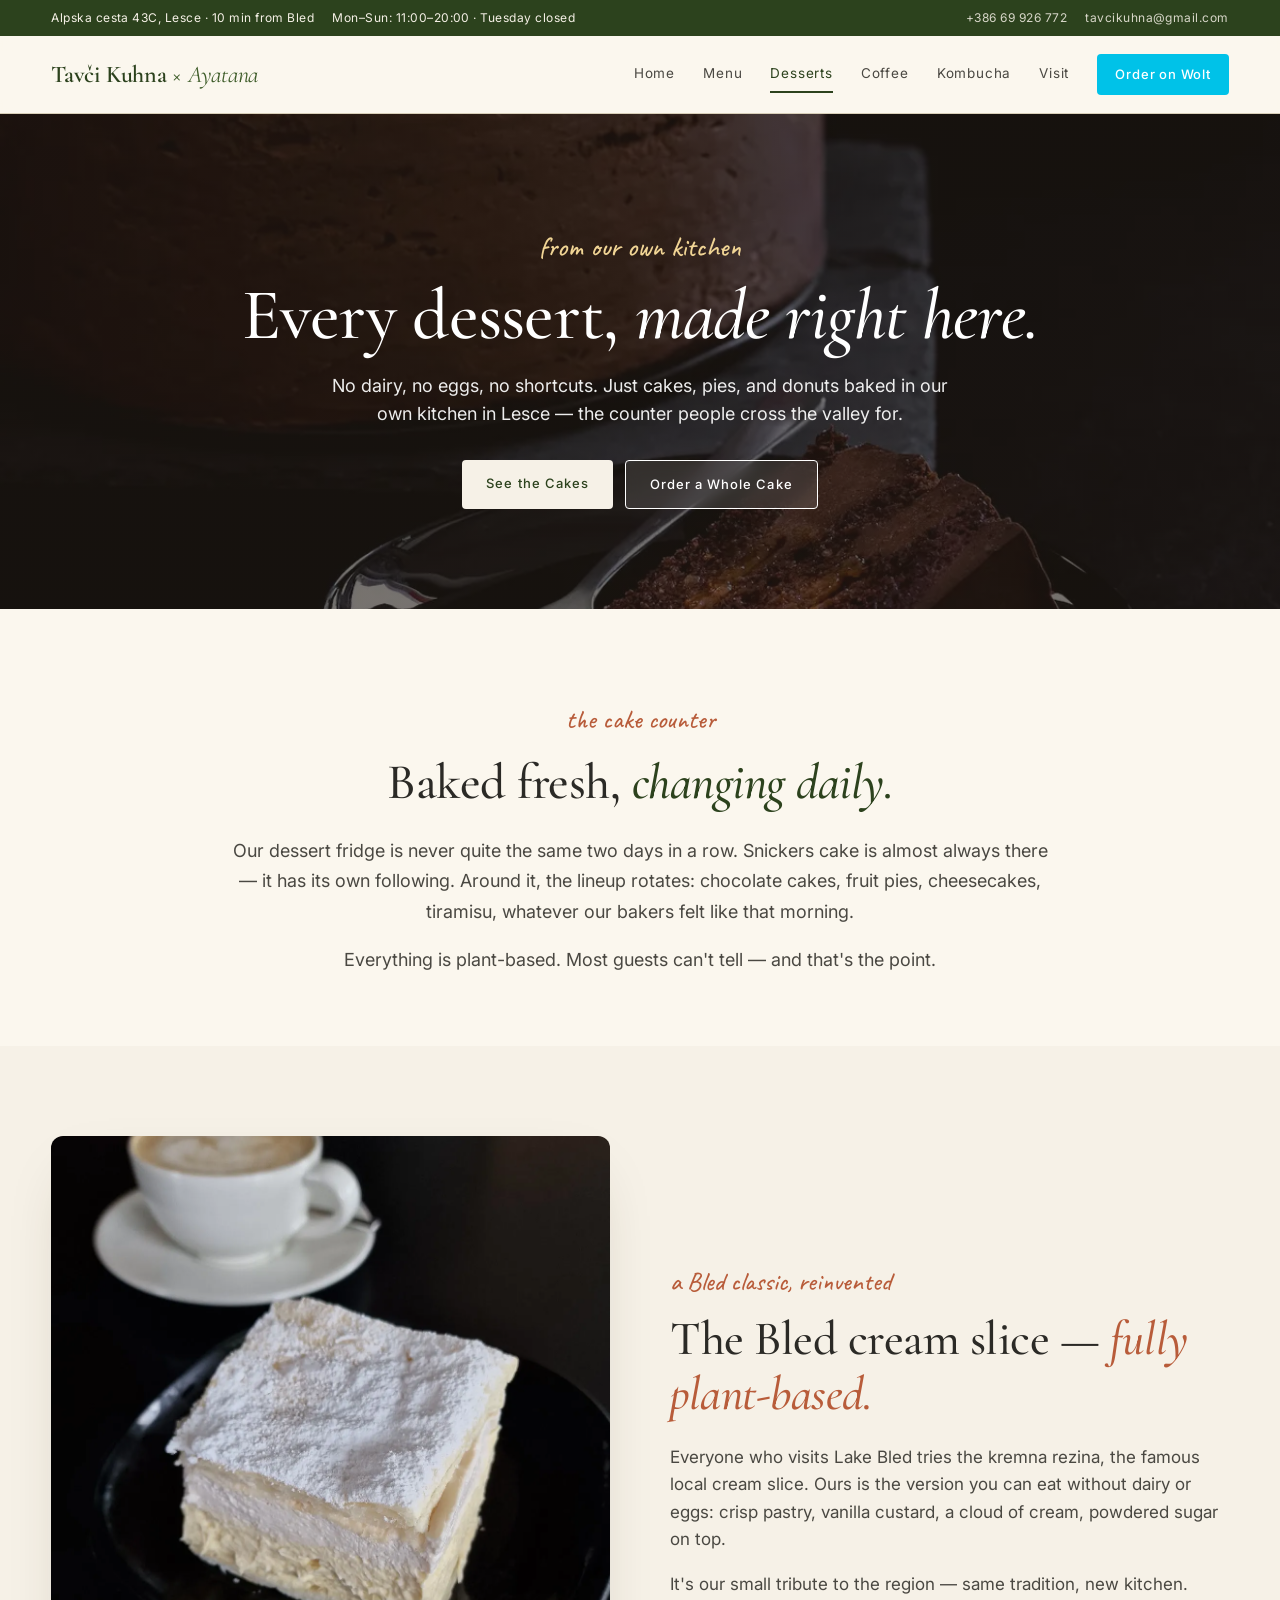
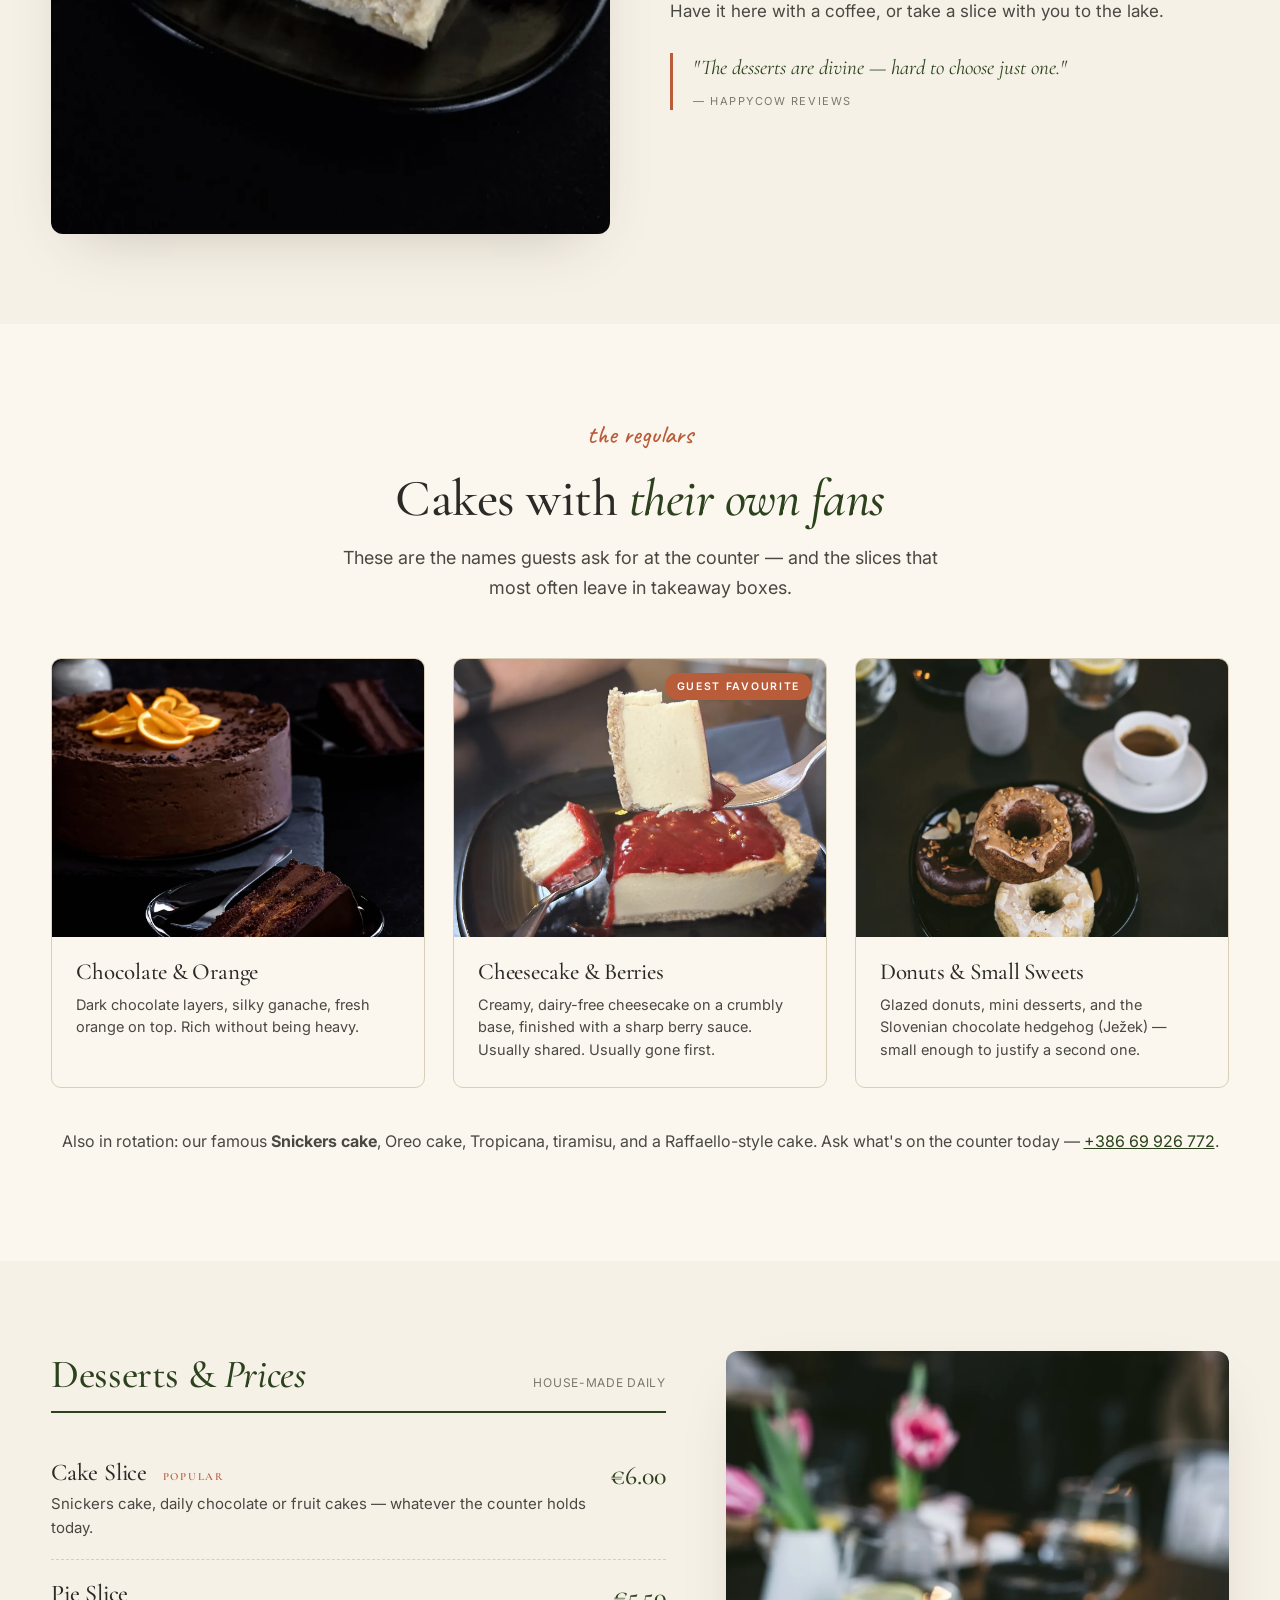
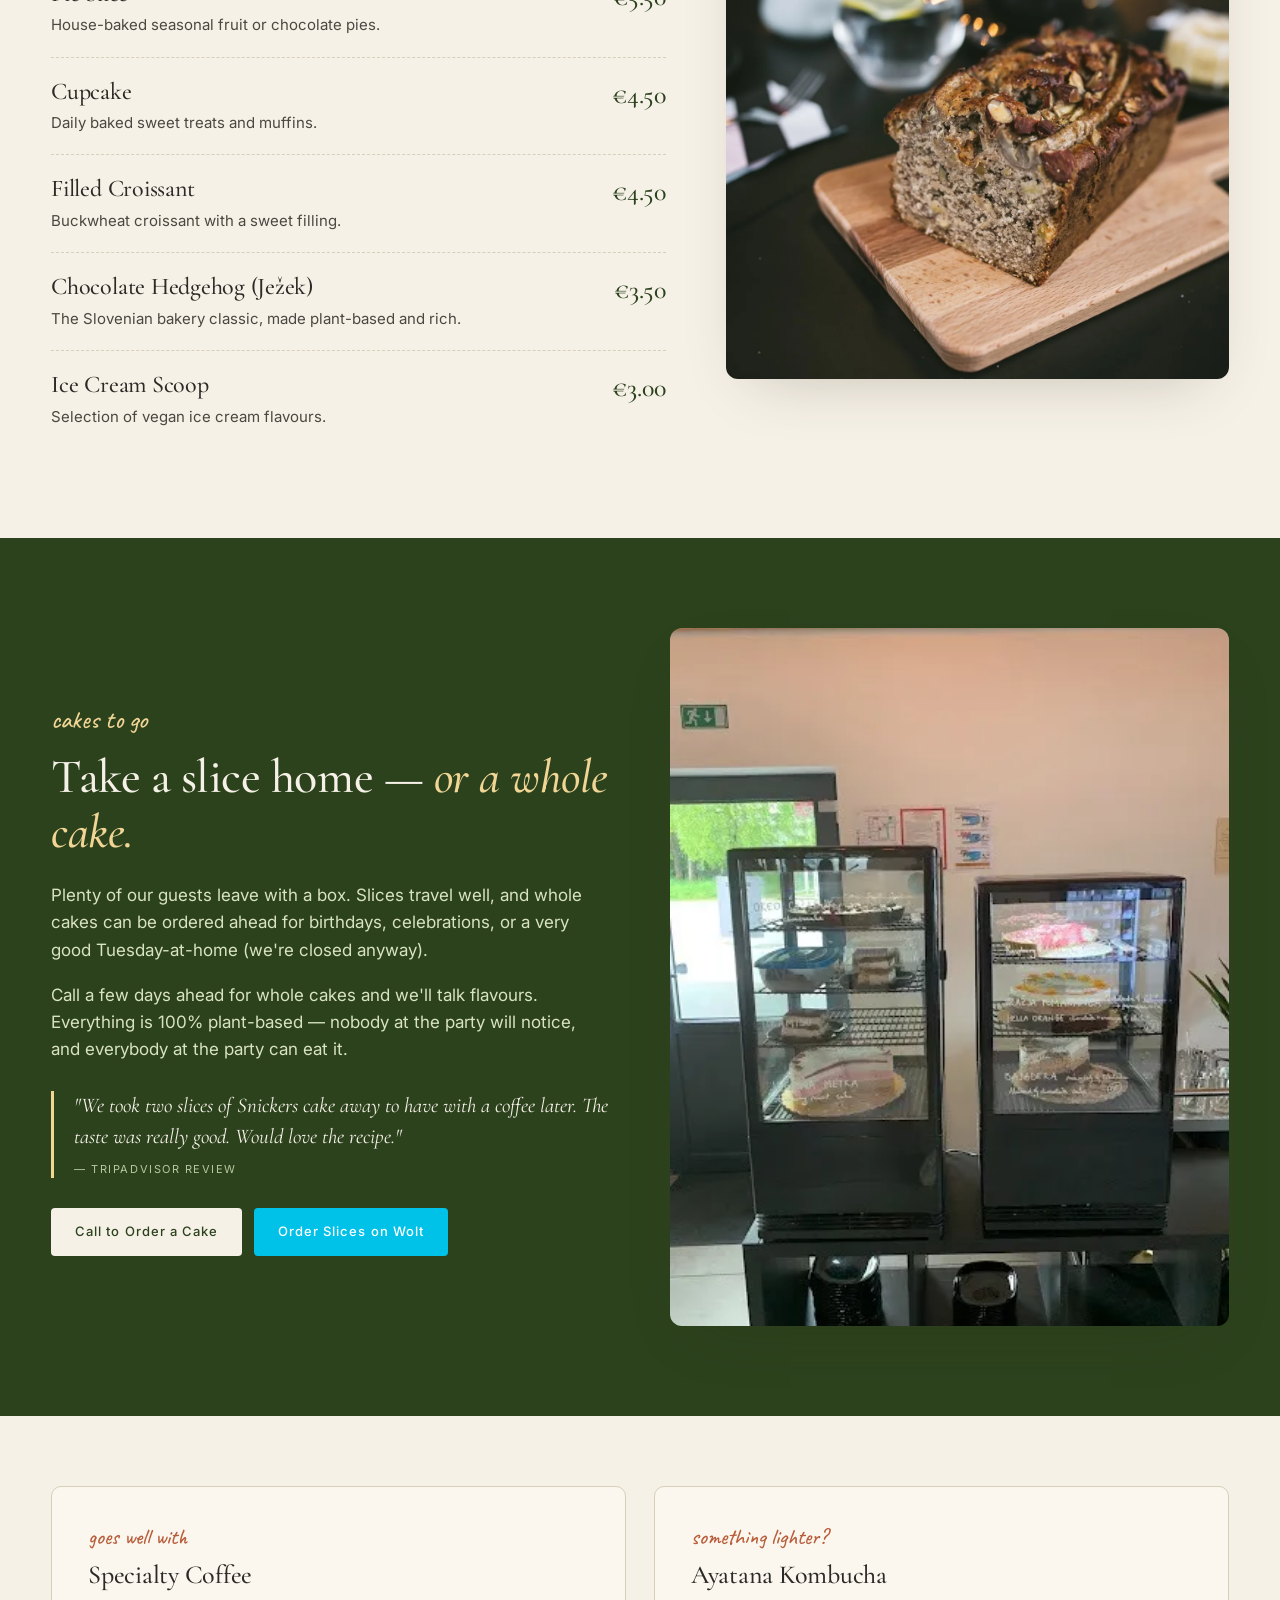
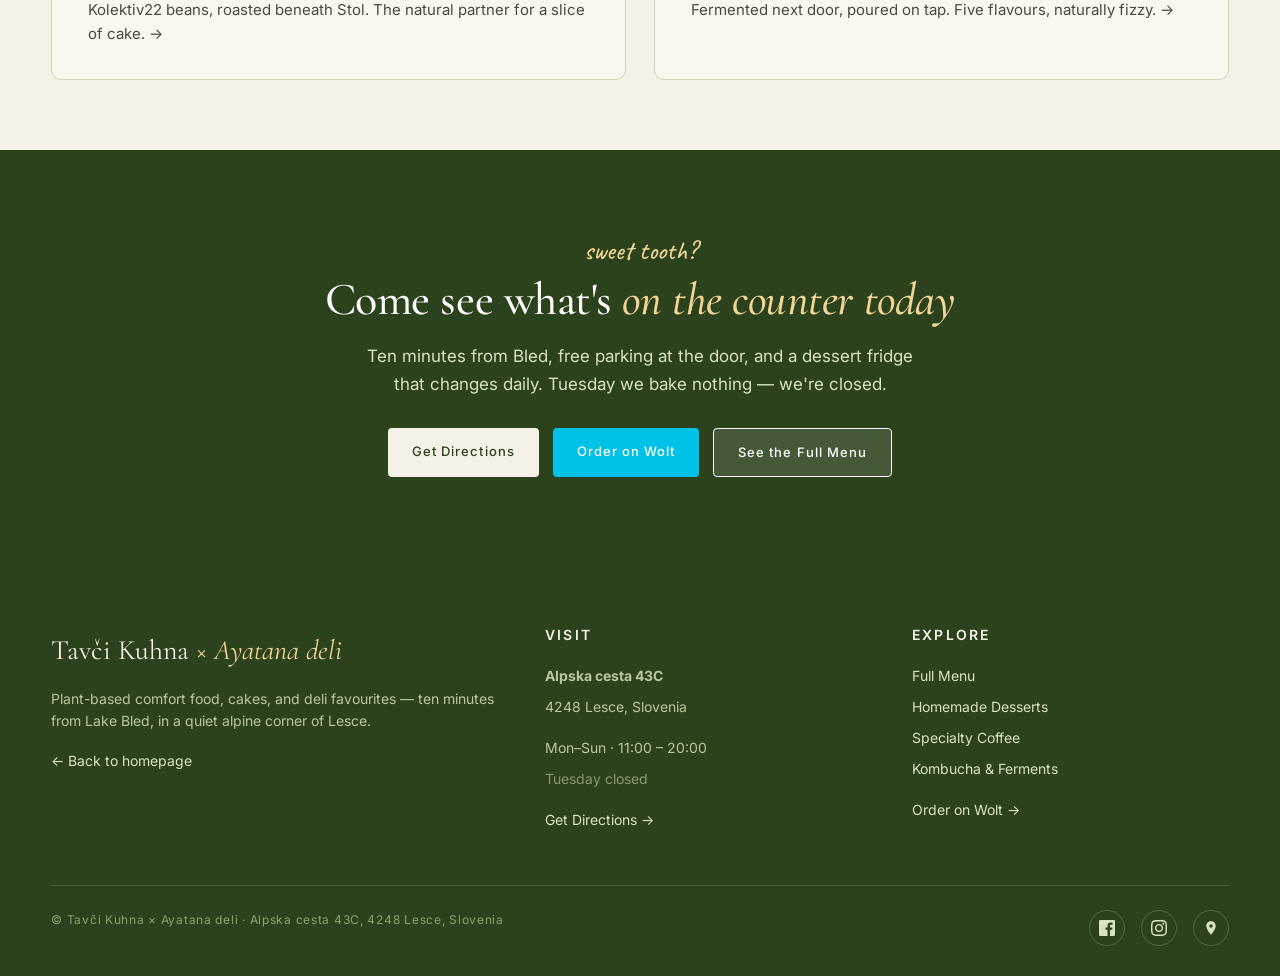
<file: public/desserts.html>
<!DOCTYPE html>
<html lang="en">
<head>
<meta charset="UTF-8" />
<meta name="viewport" content="width=device-width, initial-scale=1.0" />
<title>Homemade Vegan Cakes &amp; Desserts near Bled | Tavči Kuhna, Lesce</title>
<meta name="description" content="Vegan Snickers cake, plant-based Bled cream slice, donuts, banana bread — all baked in our own kitchen in Lesce, 10 min from Bled. Slices from €3. Tue closed." />
<meta name="theme-color" content="#2c421d" />

<!-- Open Graph -->
<meta property="og:type" content="website" />
<meta property="og:title" content="Homemade Vegan Desserts — Tavči Kuhna × Ayatana | near Bled" />
<meta property="og:description" content="Every cake made in our own kitchen: the famous Snickers cake, a fully vegan Bled cream slice, donuts, pies, and banana bread. In Lesce, ten minutes from Lake Bled." />
<meta property="og:image" content="assets/img/tavci-g-vegan-cake-lesce-chocolate-orange-cake.webp" />
<meta property="og:url" content="https://tavci-kuhna.si/desserts" />
<meta property="og:site_name" content="Tavči Kuhna × Ayatana deli" />
<meta property="og:locale" content="en_GB" />

<!-- Twitter -->
<meta name="twitter:card" content="summary_large_image" />
<meta name="twitter:title" content="Homemade Vegan Desserts — Tavči Kuhna, Lesce near Bled" />
<meta name="twitter:description" content="Snickers cake, vegan Bled cream slice, donuts, banana bread — all from our own kitchen, no dairy, no eggs." />
<meta name="twitter:image" content="assets/img/tavci-g-vegan-cake-lesce-chocolate-orange-cake.webp" />

<link rel="preload" href="assets/img/tavci-g-vegan-cake-lesce-chocolate-orange-cake.webp" as="image" fetchpriority="high" />
<link rel="preconnect" href="https://fonts.googleapis.com" />
<link rel="preconnect" href="https://fonts.gstatic.com" crossorigin />
<link href="https://fonts.googleapis.com/css2?family=Cormorant+Garamond:ital,wght@0,400;0,500;0,600;0,700;1,400;1,500&family=Inter:wght@300;400;500;600;700&family=Caveat:wght@500;700&display=swap" rel="stylesheet" />

<!-- Schema.org Bakery markup -->
<script type="application/ld+json">
{
  "@context": "https://schema.org",
  "@type": "Bakery",
  "name": "Tavči Kuhna × Ayatana deli — Vegan Desserts",
  "description": "Homemade vegan cakes and desserts in Lesce, ten minutes from Lake Bled: Snickers cake, plant-based Bled cream slice (kremna rezina), donuts, pies, and banana bread.",
  "image": "assets/img/tavci-g-vegan-cake-lesce-chocolate-orange-cake.webp",
  "url": "https://tavci-kuhna.si/desserts",
  "telephone": "+38669926772",
  "servesCuisine": ["Vegan", "Desserts", "Bakery"],
  "priceRange": "€€",
  "address": {
    "@type": "PostalAddress",
    "streetAddress": "Alpska cesta 43C",
    "addressLocality": "Lesce",
    "postalCode": "4248",
    "addressCountry": "SI"
  },
  "geo": { "@type": "GeoCoordinates", "latitude": 46.3608115, "longitude": 14.1559427 },
  "openingHoursSpecification": [
    { "@type": "OpeningHoursSpecification", "dayOfWeek": ["Monday","Wednesday","Thursday","Friday","Saturday","Sunday"], "opens": "11:00", "closes": "20:00" }
  ]
}
</script>

<style>
  :root {
    --cream: #f6f1e7;
    --cream-dark: #ece4d3;
    --paper: #fbf7ee;
    --ink: #2b2a26;
    --ink-soft: #4a4842;
    --muted: #7d786e;
    --forest: #3f5d2a;
    --forest-deep: #2c421d;
    --moss: #6b8a4c;
    --terracotta: #b85c3a;
    --bled-blue: #527a93;
    --gold: #b88a3d;
    --line: #d8cfb8;
    --shadow: 0 22px 60px -28px rgba(50,42,20,0.28);
    --wolt: #00c2e8;
  }

  * { box-sizing: border-box; }
  html { scroll-behavior: smooth; scroll-padding-top: 120px; }
  body {
    margin: 0;
    background: var(--paper);
    color: var(--ink);
    font-family: 'Inter', system-ui, sans-serif;
    font-weight: 400;
    line-height: 1.65;
    font-size: 17px;
    -webkit-font-smoothing: antialiased;
  }
  h1, h2, h3, h4, h5, .display, .serif {
    font-family: 'Cormorant Garamond', Georgia, serif;
    font-weight: 500;
    letter-spacing: -0.01em;
    color: var(--ink);
    line-height: 1.15;
    margin: 0;
  }
  .script { font-family: 'Caveat', cursive; font-weight: 500; }
  a { color: inherit; text-decoration: none; }
  img { max-width: 100%; display: block; }

  .wrap { width: min(1180px, 92vw); margin: 0 auto; }
  .narrow { width: min(820px, 92vw); margin: 0 auto; }

  .eyebrow {
    font-family: 'Inter', sans-serif;
    text-transform: uppercase;
    font-size: 12px;
    font-weight: 600;
    letter-spacing: 0.22em;
    color: var(--moss);
  }
  .kicker {
    font-family: 'Caveat', cursive;
    font-size: 26px;
    color: var(--terracotta);
    font-weight: 500;
  }

  /* UTILITY BAR */
  .utility-bar {
    background: var(--forest-deep);
    color: var(--cream);
    padding: 8px 0;
    font-size: 12px;
    letter-spacing: 0.04em;
  }
  .utility-bar .wrap { display: flex; justify-content: space-between; flex-wrap: wrap; gap: 12px; }
  .utility-bar a { opacity: 0.85; }
  .utility-bar a:hover { opacity: 1; color: #f1d595; }
  .utility-bar .group { display: flex; gap: 18px; flex-wrap: wrap; }

  /* HEADER + NAV */
  header.site-header {
    position: sticky;
    top: 0;
    z-index: 50;
    border-bottom: 1px solid var(--line);
    backdrop-filter: blur(8px);
    background: rgba(251,247,238,0.95);
  }
  .site-nav { display: flex; align-items: center; padding: 18px 0; gap: 32px; }
  .logo {
    font-family: 'Cormorant Garamond', serif;
    font-size: 24px;
    font-weight: 600;
    color: var(--forest-deep);
    letter-spacing: -0.01em;
  }
  .logo em { font-style: italic; color: var(--forest); font-weight: 400; }
  .nav-links {
    display: flex;
    gap: 28px;
    margin-left: auto;
    align-items: center;
    font-size: 13.5px;
    letter-spacing: 0.06em;
  }
  .nav-links a {
    color: var(--ink-soft);
    padding: 6px 0;
    border-bottom: 2px solid transparent;
    transition: all 0.2s ease;
  }
  .nav-links a:hover { color: var(--forest-deep); }
  .nav-links a.active { color: var(--forest-deep); border-bottom-color: var(--forest-deep); }
  .nav-cta {
    background: var(--wolt);
    color: white !important;
    padding: 10px 18px !important;
    border-radius: 4px;
    font-weight: 500;
    border-bottom: 0 !important;
    font-size: 13px;
  }
  .nav-cta:hover { background: #00a3c4; color: white !important; }
  .nav-toggle {
    display: none;
    background: transparent;
    border: 0;
    cursor: pointer;
    margin-left: auto;
    padding: 8px;
    font-size: 22px;
    color: var(--forest-deep);
  }

  /* BUTTONS */
  .btn {
    text-decoration: none;
    padding: 13px 24px;
    font-size: 13px;
    letter-spacing: 0.08em;
    border-radius: 4px;
    font-weight: 500;
    transition: all 0.2s ease;
    display: inline-block;
  }
  .btn-primary { background: var(--cream); color: var(--forest-deep); }
  .btn-primary:hover { background: white; }
  .btn-ghost {
    background: rgba(255,255,255,0.12);
    color: white;
    border: 1px solid white;
    backdrop-filter: blur(8px);
  }
  .btn-ghost:hover { background: rgba(255,255,255,0.22); }
  .btn-wolt { background: var(--wolt); color: white; }
  .btn-wolt:hover { background: #00a3c4; }
  .btn-dark { background: var(--forest-deep); color: var(--cream); }
  .btn-dark:hover { background: var(--ink); color: white; }
  .btn-line {
    border: 1px solid var(--forest-deep);
    color: var(--forest-deep);
    background: transparent;
  }
  .btn-line:hover { background: var(--forest-deep); color: var(--cream); }

  /* PAGE HERO */
  .page-hero {
    padding: 110px 0 100px;
    text-align: center;
    background:
      linear-gradient(rgba(35, 28, 22, 0.62), rgba(35, 28, 22, 0.62)),
      url('assets/img/tavci-g-vegan-cake-lesce-chocolate-orange-cake.webp');
    background-size: cover;
    background-position: center 60%;
    color: white;
  }
  .page-hero .kicker { color: #f1d595; font-size: 28px; }
  .page-hero h1 {
    color: white;
    font-size: clamp(40px, 6vw, 72px);
    margin: 8px auto 18px;
    max-width: 820px;
    line-height: 1.05;
  }
  .page-hero h1 em { font-style: italic; }
  .page-hero p {
    color: rgba(255,255,255,0.92);
    max-width: 620px;
    margin: 0 auto 32px;
    font-size: 18px;
    line-height: 1.55;
  }
  .page-hero .ctas { display: flex; gap: 12px; flex-wrap: wrap; justify-content: center; }

  /* SECTIONS */
  section { padding: 90px 0; }
  .section-head { text-align: center; margin-bottom: 55px; }
  .section-head h2 { font-size: clamp(32px, 4.4vw, 52px); margin: 12px 0 14px; }
  .section-head h2 em { font-style: italic; color: var(--forest-deep); }
  .section-head p { color: var(--ink-soft); max-width: 640px; margin: 0 auto; font-size: 18px; }

  .split-grid {
    display: grid;
    grid-template-columns: 1fr 1fr;
    gap: 60px;
    align-items: center;
  }
  .split-grid .img-frame {
    border-radius: 12px;
    overflow: hidden;
    box-shadow: var(--shadow);
  }
  .split-grid .img-frame img { width: 100%; object-fit: cover; aspect-ratio: 4/5; }
  .split-grid .text h2 { font-size: clamp(32px, 4vw, 48px); margin: 8px 0 22px; }
  .split-grid .text h2 em { font-style: italic; color: var(--terracotta); }
  .split-grid .text p { font-size: 17px; color: var(--ink-soft); margin: 0 0 18px; line-height: 1.6; }
  .quote-block {
    border-left: 3px solid var(--terracotta);
    padding-left: 20px;
    font-family: 'Cormorant Garamond', serif;
    font-style: italic;
    font-size: 21px;
    color: var(--forest-deep);
    margin: 28px 0 0;
    line-height: 1.45;
  }
  .quote-block cite {
    font-style: normal;
    font-family: 'Inter', sans-serif;
    font-size: 11px;
    letter-spacing: 0.14em;
    text-transform: uppercase;
    color: var(--muted);
    margin-top: 10px;
    display: block;
  }

  /* CAKE CARDS */
  .cake-cards {
    display: grid;
    grid-template-columns: repeat(3, 1fr);
    gap: 28px;
  }
  .cake-card {
    background: var(--paper);
    border: 1px solid var(--line);
    border-radius: 10px;
    overflow: hidden;
    transition: transform 0.3s ease, box-shadow 0.3s ease;
  }
  .cake-card:hover { transform: translateY(-6px); box-shadow: var(--shadow); }
  .cake-card .photo {
    aspect-ratio: 4/3;
    background-size: cover;
    background-position: center;
    position: relative;
  }
  .cake-card .badge {
    position: absolute;
    top: 14px; right: 14px;
    background: var(--terracotta);
    color: white;
    padding: 5px 12px;
    border-radius: 999px;
    font-size: 10.5px;
    text-transform: uppercase;
    letter-spacing: 0.16em;
    font-weight: 600;
  }
  .cake-card .body { padding: 22px 24px 26px; }
  .cake-card h3 { font-size: 23px; margin: 0 0 8px; }
  .cake-card p { font-size: 14.5px; color: var(--ink-soft); margin: 0; line-height: 1.55; }

  /* MENU LIST */
  .menu-section-head {
    display: flex;
    align-items: baseline;
    gap: 18px;
    margin-bottom: 26px;
    border-bottom: 2px solid var(--forest-deep);
    padding-bottom: 14px;
  }
  .menu-section-head h2 { font-size: clamp(28px, 3.4vw, 40px); color: var(--forest-deep); }
  .menu-section-head h2 em { font-style: italic; }
  .menu-section-head .note {
    font-size: 12px;
    color: var(--muted);
    letter-spacing: 0.06em;
    text-transform: uppercase;
    margin-left: auto;
  }
  .menu-list { list-style: none; padding: 0; margin: 0; }
  .menu-item {
    display: grid;
    grid-template-columns: 1fr auto;
    gap: 20px;
    padding: 20px 0;
    border-bottom: 1px dashed var(--line);
    align-items: start;
  }
  .menu-item:last-child { border-bottom: 0; }
  .menu-item h3 { font-size: 24px; margin: 0 0 6px; color: var(--ink); font-weight: 500; }
  .menu-item p { margin: 0; color: var(--ink-soft); font-size: 15px; line-height: 1.55; }
  .menu-item .pop {
    color: var(--terracotta);
    font-size: 11px;
    text-transform: uppercase;
    letter-spacing: 0.16em;
    margin-left: 10px;
    font-weight: 600;
  }
  .menu-item .price {
    font-family: 'Cormorant Garamond', serif;
    font-size: 26px;
    color: var(--forest-deep);
    font-weight: 500;
    line-height: 1;
    padding-top: 4px;
  }
  .menu-grid {
    display: grid;
    grid-template-columns: 1.1fr 0.9fr;
    gap: 60px;
    align-items: start;
  }
  .menu-visual { position: sticky; top: 140px; }
  .menu-visual img {
    width: 100%;
    border-radius: 12px;
    box-shadow: var(--shadow);
    object-fit: cover;
    aspect-ratio: 4/5;
  }

  /* TAKEAWAY BAND */
  .takeaway-band {
    background: var(--forest-deep);
    color: var(--cream);
  }
  .takeaway-band .split-grid .text h2 { color: var(--cream); }
  .takeaway-band .split-grid .text h2 em { color: #f1d595; }
  .takeaway-band .split-grid .text p { color: #d8e3c2; }
  .takeaway-band .kicker { color: #f1d595; }
  .takeaway-band .quote-block { border-left-color: #f1d595; color: #f6f1e7; }
  .takeaway-band .quote-block cite { color: #b9c79e; }

  /* CROSS LINKS */
  .cross-links { background: var(--cream); padding: 70px 0; }
  .cross-grid { display: grid; grid-template-columns: 1fr 1fr; gap: 28px; }
  .cross-card {
    background: var(--paper);
    border: 1px solid var(--line);
    border-radius: 10px;
    padding: 32px 36px;
    transition: all 0.3s ease;
    display: block;
  }
  .cross-card:hover { background: var(--forest-deep); transform: translateY(-4px); box-shadow: var(--shadow); }
  .cross-card .kicker { font-size: 22px; }
  .cross-card h3 { font-size: 26px; margin: 4px 0 8px; transition: color 0.3s ease; }
  .cross-card p { font-size: 15px; color: var(--ink-soft); margin: 0; transition: color 0.3s ease; }
  .cross-card:hover h3 { color: var(--cream); }
  .cross-card:hover p { color: #d8e3c2; }

  /* ORDER STRIP */
  .order-strip {
    background: var(--forest-deep);
    color: var(--cream);
    padding: 80px 0;
    text-align: center;
  }
  .order-strip h2 { color: white; font-size: clamp(32px, 4vw, 46px); margin: 0 0 16px; }
  .order-strip h2 em { font-style: italic; color: #f1d595; }
  .order-strip p { color: #d8e3c2; max-width: 560px; margin: 0 auto 30px; font-size: 17px; }
  .order-strip .ctas { display: flex; justify-content: center; gap: 14px; flex-wrap: wrap; }

  /* FOOTER */
  footer.site-footer {
    background: var(--forest-deep);
    color: #b9c79e;
    padding: 70px 0 30px;
  }
  .footer-grid { display: grid; grid-template-columns: 1.4fr 1fr 1fr; gap: 50px; margin-bottom: 50px; }
  .footer-grid h4 {
    color: var(--cream);
    font-size: 14px;
    text-transform: uppercase;
    letter-spacing: 0.16em;
    margin: 0 0 16px;
    font-family: 'Inter', sans-serif;
    font-weight: 600;
  }
  .footer-grid .brand-foot {
    font-family: 'Cormorant Garamond', serif;
    font-size: 28px;
    color: var(--cream);
    margin-bottom: 14px;
  }
  .footer-grid .brand-foot em { font-style: italic; color: #f1d595; font-weight: 400; }
  .footer-grid p { color: #b9c79e; font-size: 14px; margin: 0 0 8px; line-height: 1.6; }
  .footer-grid p strong { color: var(--cream); font-weight: 500; }
  .footer-grid a { color: #d8e3c2; }
  .footer-grid a:hover { color: #f1d595; }
  .footer-grid ul { list-style: none; padding: 0; margin: 0; }
  .footer-grid ul li { padding: 4px 0; font-size: 14px; }
  .footer-bottom {
    border-top: 1px solid rgba(255,255,255,0.12);
    padding-top: 24px;
    display: flex;
    justify-content: space-between;
    flex-wrap: wrap;
    gap: 18px;
    font-size: 12px;
    color: #8aa170;
    letter-spacing: 0.06em;
  }
  .footer-bottom .socials { display: flex; gap: 16px; }
  .footer-bottom .socials a {
    width: 36px; height: 36px;
    display: inline-flex;
    align-items: center; justify-content: center;
    border: 1px solid rgba(255,255,255,0.18);
    border-radius: 50%;
    color: #d8e3c2;
    transition: all 0.2s ease;
  }
  .footer-bottom .socials a:hover { background: #f1d595; color: var(--forest-deep); border-color: #f1d595; }

  /* RESPONSIVE */
  @media (max-width: 980px) {
    section { padding: 70px 0; }
    .nav-links { display: none; }
    .nav-toggle { display: block; }
    .nav-links.open {
      display: flex;
      position: absolute;
      flex-direction: column;
      top: 100%; left: 0; right: 0;
      background: var(--paper);
      padding: 20px;
      border-bottom: 1px solid var(--line);
      gap: 14px;
      align-items: stretch;
    }
    .nav-links.open a { padding: 8px 0; }
    .nav-links.open .nav-cta { text-align: center; }

    .page-hero { padding: 80px 0 70px; }
    .split-grid { grid-template-columns: 1fr; gap: 40px; }
    .split-grid .text { order: -1; }
    .cake-cards { grid-template-columns: 1fr; }
    .menu-grid { grid-template-columns: 1fr; gap: 30px; }
    .menu-visual { order: -1; position: static; }
    .menu-visual img { aspect-ratio: 16/9; }
    .cross-grid { grid-template-columns: 1fr; }
    .footer-grid { grid-template-columns: 1fr; gap: 30px; }
    .footer-bottom { flex-direction: column; align-items: flex-start; }
    .menu-section-head { flex-direction: column; align-items: flex-start; gap: 8px; }
    .menu-section-head .note { margin-left: 0; }
  }
</style>
</head>
<body>

<!-- UTILITY BAR -->
<div class="utility-bar">
  <div class="wrap">
    <div class="group">
      <span>Alpska cesta 43C, Lesce · 10 min from Bled</span>
      <span>Mon–Sun: 11:00–20:00 · Tuesday closed</span>
    </div>
    <div class="group">
      <a href="tel:+38669926772">+386 69 926 772</a>
      <a href="mailto:tavcikuhna@gmail.com">tavcikuhna@gmail.com</a>
    </div>
  </div>
</div>

<!-- HEADER / MAIN NAV -->
<header class="site-header">
  <div class="wrap site-nav">
    <a href="index.html" class="logo">Tavči Kuhna <em>× Ayatana</em></a>
    <button class="nav-toggle" id="navToggle" aria-label="Toggle navigation">☰</button>
    <nav class="nav-links" id="navLinks">
      <a href="index.html">Home</a>
      <a href="menu.html">Menu</a>
      <a href="" class="active" aria-current="page">Desserts</a>
      <a href="specialty-coffee-bled.html">Coffee</a>
      <a href="kombucha.html">Kombucha</a>
      <a href="index.html#visit">Visit</a>
      <a href="https://wolt.com/sl/svn/bled-lesce/restaurant/tavci-kuhna" target="_blank" rel="noopener noreferrer" class="nav-cta">Order on Wolt</a>
    </nav>
  </div>
</header>

<!-- HERO -->
<section class="page-hero">
  <div class="wrap">
    <div class="kicker">from our own kitchen</div>
    <h1>Every dessert, <em>made right here.</em></h1>
    <p>No dairy, no eggs, no shortcuts. Just cakes, pies, and donuts baked in our own kitchen in Lesce — the counter people cross the valley for.</p>
    <div class="ctas">
      <a href="#signature-cakes" class="btn btn-primary">See the Cakes</a>
      <a href="tel:+38669926772" class="btn btn-ghost">Order a Whole Cake</a>
    </div>
  </div>
</section>

<!-- INTRO -->
<section style="padding: 90px 0 70px;">
  <div class="narrow" style="text-align:center;">
    <div class="kicker">the cake counter</div>
    <h2 style="font-size: clamp(32px, 4.4vw, 50px); margin: 12px 0 24px;">Baked fresh, <em style="color: var(--forest-deep); font-style: italic;">changing daily.</em></h2>
    <p style="font-size: 18px; color: var(--ink-soft); line-height: 1.7; margin: 0 0 18px;">Our dessert fridge is never quite the same two days in a row. Snickers cake is almost always there — it has its own following. Around it, the lineup rotates: chocolate cakes, fruit pies, cheesecakes, tiramisu, whatever our bakers felt like that morning.</p>
    <p style="font-size: 18px; color: var(--ink-soft); line-height: 1.7; margin: 0;">Everything is plant-based. Most guests can't tell — and that's the point.</p>
  </div>
</section>

<!-- KREMNA REZINA FEATURE -->
<section style="background: var(--cream);">
  <div class="wrap">
    <div class="split-grid">
      <div class="img-frame">
        <img src="assets/img/tavci-g-vegan-cake-lesce-kremna-rezina-coffee.webp" alt="Slice of vegan Bled cream cake (kremna rezina) dusted with powdered sugar, served with a cappuccino at Tavči Kuhna" loading="lazy" />
      </div>
      <div class="text">
        <div class="kicker">a Bled classic, reinvented</div>
        <h2>The Bled cream slice — <em>fully plant-based.</em></h2>
        <p>Everyone who visits Lake Bled tries the kremna rezina, the famous local cream slice. Ours is the version you can eat without dairy or eggs: crisp pastry, vanilla custard, a cloud of cream, powdered sugar on top.</p>
        <p>It's our small tribute to the region — same tradition, new kitchen. Have it here with a coffee, or take a slice with you to the lake.</p>
        <blockquote class="quote-block">
          "The desserts are divine — hard to choose just one."
          <cite>— HappyCow reviews</cite>
        </blockquote>
      </div>
    </div>
  </div>
</section>

<!-- SIGNATURE CAKES -->
<section id="signature-cakes">
  <div class="wrap">
    <div class="section-head">
      <div class="kicker">the regulars</div>
      <h2>Cakes with <em>their own fans</em></h2>
      <p>These are the names guests ask for at the counter — and the slices that most often leave in takeaway boxes.</p>
    </div>
    <div class="cake-cards">
      <div class="cake-card">
        <div class="photo" style="background-image:url('assets/img/tavci-g-vegan-cake-lesce-chocolate-orange-cake.webp');" role="img" aria-label="Whole vegan chocolate cake topped with fresh orange slices, with a cut slice served on a black plate"></div>
        <div class="body">
          <h3>Chocolate &amp; Orange</h3>
          <p>Dark chocolate layers, silky ganache, fresh orange on top. Rich without being heavy.</p>
        </div>
      </div>
      <div class="cake-card">
        <div class="photo" style="background-image:url('assets/img/vegan-deli-lesce-product-shelf.webp'); background-position: center 40%;" role="img" aria-label="Vegan cheesecake slice with bright red berry sauce being shared with two forks">
          <span class="badge">Guest favourite</span>
        </div>
        <div class="body">
          <h3>Cheesecake &amp; Berries</h3>
          <p>Creamy, dairy-free cheesecake on a crumbly base, finished with a sharp berry sauce. Usually shared. Usually gone first.</p>
        </div>
      </div>
      <div class="cake-card">
        <div class="photo" style="background-image:url('assets/img/tavci-g-vegan-bakery-lesce-donut-selection.webp'); background-position: center 65%;" role="img" aria-label="Three glazed vegan donuts — chocolate, nut crumble, and coconut — served with an espresso"></div>
        <div class="body">
          <h3>Donuts &amp; Small Sweets</h3>
          <p>Glazed donuts, mini desserts, and the Slovenian chocolate hedgehog (Ježek) — small enough to justify a second one.</p>
        </div>
      </div>
    </div>
    <p style="text-align:center; margin-top: 40px; color: var(--ink-soft); font-size: 16px;">Also in rotation: our famous <strong>Snickers cake</strong>, Oreo cake, Tropicana, tiramisu, and a Raffaello-style cake. Ask what's on the counter today — <a href="tel:+38669926772" style="color: var(--forest-deep); text-decoration: underline;">+386 69 926 772</a>.</p>
  </div>
</section>

<!-- DESSERT MENU -->
<section style="background: var(--cream);">
  <div class="wrap">
    <div class="menu-grid">
      <div class="menu-content">
        <div class="menu-section-head">
          <h2>Desserts &amp; <em>Prices</em></h2>
          <span class="note">house-made daily</span>
        </div>
        <ul class="menu-list">
          <li class="menu-item">
            <div>
              <h3>Cake Slice <span class="pop">Popular</span></h3>
              <p>Snickers cake, daily chocolate or fruit cakes — whatever the counter holds today.</p>
            </div>
            <div class="price">€6.00</div>
          </li>
          <li class="menu-item">
            <div>
              <h3>Pie Slice</h3>
              <p>House-baked seasonal fruit or chocolate pies.</p>
            </div>
            <div class="price">€5.50</div>
          </li>
          <li class="menu-item">
            <div>
              <h3>Cupcake</h3>
              <p>Daily baked sweet treats and muffins.</p>
            </div>
            <div class="price">€4.50</div>
          </li>
          <li class="menu-item">
            <div>
              <h3>Filled Croissant</h3>
              <p>Buckwheat croissant with a sweet filling.</p>
            </div>
            <div class="price">€4.50</div>
          </li>
          <li class="menu-item">
            <div>
              <h3>Chocolate Hedgehog (Ježek)</h3>
              <p>The Slovenian bakery classic, made plant-based and rich.</p>
            </div>
            <div class="price">€3.50</div>
          </li>
          <li class="menu-item">
            <div>
              <h3>Ice Cream Scoop</h3>
              <p>Selection of vegan ice cream flavours.</p>
            </div>
            <div class="price">€3.00</div>
          </li>
        </ul>
      </div>
      <div class="menu-visual">
        <img src="assets/img/tavci-g-vegan-bakery-lesce-banana-bread-loaf.webp" alt="Freshly baked vegan banana bread loaf with nuts on a wooden board at Tavči Kuhna" loading="lazy" />
      </div>
    </div>
  </div>
</section>

<!-- CAKES TO GO -->
<section class="takeaway-band">
  <div class="wrap">
    <div class="split-grid">
      <div class="text">
        <div class="kicker">cakes to go</div>
        <h2>Take a slice home — <em>or a whole cake.</em></h2>
        <p>Plenty of our guests leave with a box. Slices travel well, and whole cakes can be ordered ahead for birthdays, celebrations, or a very good Tuesday-at-home (we're closed anyway).</p>
        <p>Call a few days ahead for whole cakes and we'll talk flavours. Everything is 100% plant-based — nobody at the party will notice, and everybody at the party can eat it.</p>
        <blockquote class="quote-block">
          "We took two slices of Snickers cake away to have with a coffee later. The taste was really good. Would love the recipe."
          <cite>— Tripadvisor review</cite>
        </blockquote>
        <div style="margin-top: 30px; display: flex; gap: 12px; flex-wrap: wrap;">
          <a href="tel:+38669926772" class="btn btn-primary">Call to Order a Cake</a>
          <a href="https://wolt.com/sl/svn/bled-lesce/restaurant/tavci-kuhna" target="_blank" rel="noopener noreferrer" class="btn btn-wolt">Order Slices on Wolt</a>
        </div>
      </div>
      <div class="img-frame" style="border-radius: 12px; overflow: hidden; box-shadow: var(--shadow);">
        <img src="assets/img/tavci-g-vegan-bakery-lesce-cake-display-fridges.webp" alt="Cake display fridges stocked with fresh vegan cakes at the Tavči Kuhna counter, ready to take home" loading="lazy" style="width:100%; object-fit: cover; aspect-ratio: 4/5;" />
      </div>
    </div>
  </div>
</section>

<!-- CROSS LINKS -->
<section class="cross-links">
  <div class="wrap">
    <div class="cross-grid">
      <a href="specialty-coffee-bled.html" class="cross-card">
        <div class="kicker">goes well with</div>
        <h3>Specialty Coffee</h3>
        <p>Kolektiv22 beans, roasted beneath Stol. The natural partner for a slice of cake. →</p>
      </a>
      <a href="kombucha.html" class="cross-card">
        <div class="kicker">something lighter?</div>
        <h3>Ayatana Kombucha</h3>
        <p>Fermented next door, poured on tap. Five flavours, naturally fizzy. →</p>
      </a>
    </div>
  </div>
</section>

<!-- ORDER STRIP -->
<section class="order-strip">
  <div class="wrap">
    <div class="kicker" style="color:#f1d595;">sweet tooth?</div>
    <h2>Come see what's <em>on the counter today</em></h2>
    <p>Ten minutes from Bled, free parking at the door, and a dessert fridge that changes daily. Tuesday we bake nothing — we're closed.</p>
    <div class="ctas">
      <a href="https://www.google.com/maps/dir/?api=1&destination=Tavci+Kuhna+%26+Ayatana+deli,+Alpska+cesta+43c,+4248+Lesce,+Slovenia" target="_blank" rel="noopener noreferrer" class="btn btn-primary">Get Directions</a>
      <a href="https://wolt.com/sl/svn/bled-lesce/restaurant/tavci-kuhna" target="_blank" rel="noopener noreferrer" class="btn btn-wolt">Order on Wolt</a>
      <a href="menu.html" class="btn btn-ghost">See the Full Menu</a>
    </div>
  </div>
</section>

<!-- FOOTER -->
<footer class="site-footer">
  <div class="wrap">
    <div class="footer-grid">
      <div>
        <div class="brand-foot">Tavči Kuhna <em>× Ayatana deli</em></div>
        <p>Plant-based comfort food, cakes, and deli favourites — ten minutes from Lake Bled, in a quiet alpine corner of Lesce.</p>
        <p style="margin-top:18px;"><a href="index.html">← Back to homepage</a></p>
      </div>
      <div>
        <h4>Visit</h4>
        <ul>
          <li><strong>Alpska cesta 43C</strong></li>
          <li>4248 Lesce, Slovenia</li>
          <li style="margin-top:10px;">Mon–Sun · 11:00 – 20:00</li>
          <li style="opacity:0.65;">Tuesday closed</li>
          <li style="margin-top:10px;"><a href="https://www.google.com/maps/dir/?api=1&destination=Tavci+Kuhna+%26+Ayatana+deli,+Alpska+cesta+43c,+4248+Lesce,+Slovenia" target="_blank" rel="noopener noreferrer">Get Directions →</a></li>
        </ul>
      </div>
      <div>
        <h4>Explore</h4>
        <ul>
          <li><a href="menu.html">Full Menu</a></li>
          <li><a href="desserts.html">Homemade Desserts</a></li>
          <li><a href="specialty-coffee-bled.html">Specialty Coffee</a></li>
          <li><a href="kombucha.html">Kombucha &amp; Ferments</a></li>
          <li style="margin-top:10px;"><a href="https://wolt.com/sl/svn/bled-lesce/restaurant/tavci-kuhna" target="_blank" rel="noopener noreferrer">Order on Wolt →</a></li>
        </ul>
      </div>
    </div>
    <div class="footer-bottom">
      <div>© Tavči Kuhna × Ayatana deli · Alpska cesta 43C, 4248 Lesce, Slovenia</div>
      <div class="socials">
        <a href="https://www.facebook.com/profile.php?id=100028103306507" target="_blank" rel="noopener noreferrer" aria-label="Tavči Kuhna on Facebook">
          <svg width="16" height="16" viewBox="0 0 24 24" fill="currentColor" aria-hidden="true"><path d="M22.675 0H1.325C.593 0 0 .593 0 1.325v21.351C0 23.408.593 24 1.325 24h11.495v-9.294H9.691v-3.622h3.129V8.413c0-3.099 1.894-4.785 4.659-4.785 1.325 0 2.464.099 2.795.143v3.241l-1.918.001c-1.504 0-1.795.715-1.795 1.764v2.313h3.587l-.467 3.622h-3.12V24h6.116c.73 0 1.323-.592 1.323-1.324V1.325C24 .593 23.408 0 22.675 0z"/></svg>
        </a>
        <a href="https://www.instagram.com/tavci_kuhna" target="_blank" rel="noopener noreferrer" aria-label="Tavči Kuhna on Instagram">
          <svg width="16" height="16" viewBox="0 0 24 24" fill="currentColor" aria-hidden="true"><path d="M12 2.163c3.204 0 3.584.012 4.85.07 3.252.148 4.771 1.691 4.919 4.919.058 1.265.069 1.645.069 4.849 0 3.205-.012 3.584-.069 4.849-.149 3.225-1.664 4.771-4.919 4.919-1.266.058-1.644.07-4.85.07-3.204 0-3.584-.012-4.849-.07-3.26-.149-4.771-1.699-4.919-4.92-.058-1.265-.07-1.644-.07-4.849 0-3.204.013-3.583.07-4.849.149-3.227 1.664-4.771 4.919-4.919 1.266-.057 1.645-.069 4.849-.069zm0-2.163c-3.259 0-3.667.014-4.947.072-4.358.2-6.78 2.618-6.98 6.98-.059 1.281-.073 1.689-.073 4.948 0 3.259.014 3.668.072 4.948.2 4.358 2.618 6.78 6.98 6.98 1.281.058 1.689.072 4.948.072 3.259 0 3.668-.014 4.948-.072 4.354-.2 6.782-2.618 6.979-6.98.059-1.28.073-1.689.073-4.948 0-3.259-.014-3.667-.072-4.947-.196-4.354-2.617-6.78-6.979-6.98-1.281-.059-1.69-.073-4.949-.073zm0 5.838c-3.403 0-6.162 2.759-6.162 6.162s2.759 6.163 6.162 6.163 6.162-2.759 6.162-6.163c0-3.403-2.759-6.162-6.162-6.162zm0 10.162c-2.209 0-4-1.79-4-4 0-2.209 1.791-4 4-4s4 1.791 4 4c0 2.21-1.791 4-4 4zm6.406-11.845c-.796 0-1.441.645-1.441 1.44s.645 1.44 1.441 1.44c.795 0 1.439-.645 1.439-1.44s-.644-1.44-1.439-1.44z"/></svg>
        </a>
        <a href="https://www.google.com/maps/dir/?api=1&destination=Tavci+Kuhna+%26+Ayatana+deli,+Alpska+cesta+43c,+4248+Lesce,+Slovenia" target="_blank" rel="noopener noreferrer" aria-label="Directions on Google Maps">
          <svg width="16" height="16" viewBox="0 0 24 24" fill="currentColor" aria-hidden="true"><path d="M12 2C8.13 2 5 5.13 5 9c0 5.25 7 13 7 13s7-7.75 7-13c0-3.87-3.13-7-7-7zm0 9.5c-1.38 0-2.5-1.12-2.5-2.5s1.12-2.5 2.5-2.5 2.5 1.12 2.5 2.5-1.12 2.5-2.5 2.5z"/></svg>
        </a>
      </div>
    </div>
  </div>
</footer>

<script>
  // Mobile nav toggle
  const navToggle = document.getElementById('navToggle');
  const navLinks = document.getElementById('navLinks');
  if (navToggle && navLinks) {
    navToggle.addEventListener('click', () => navLinks.classList.toggle('open'));
  }
</script>

</body>
</html>
</file>
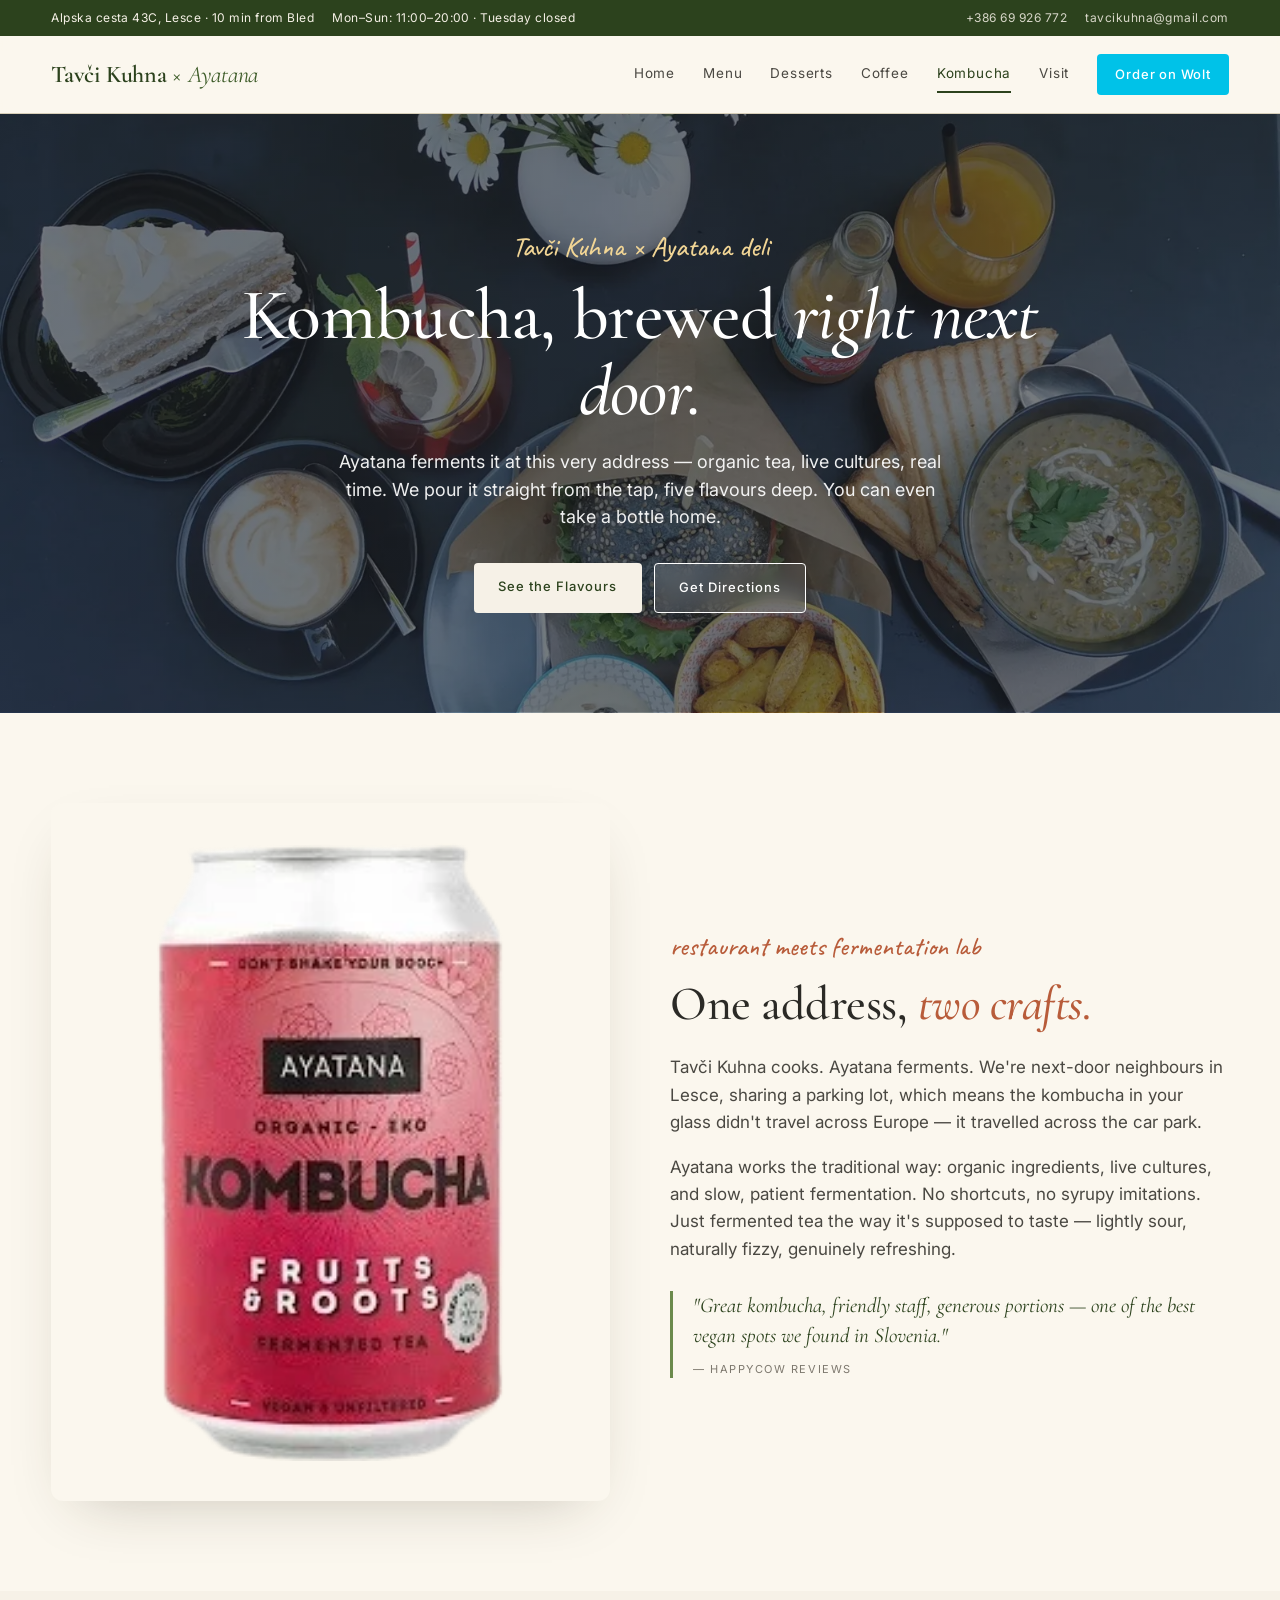
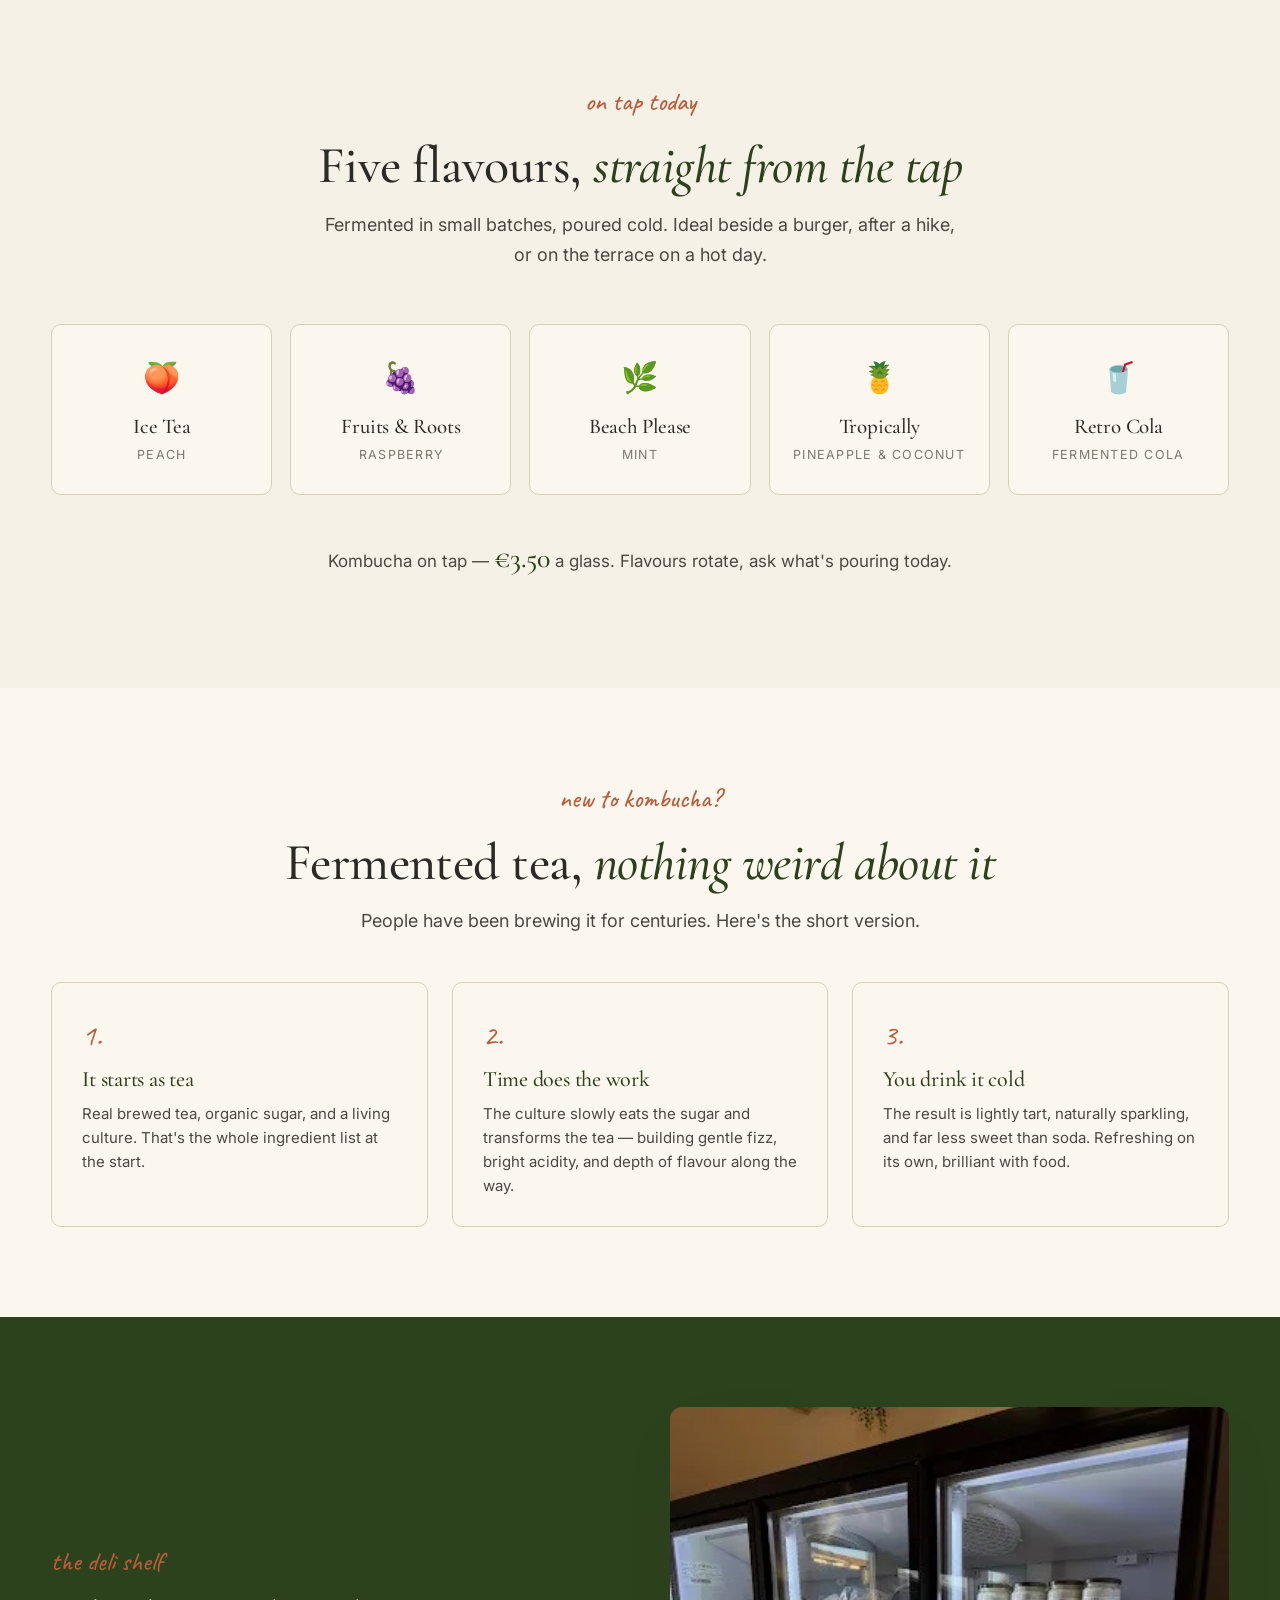
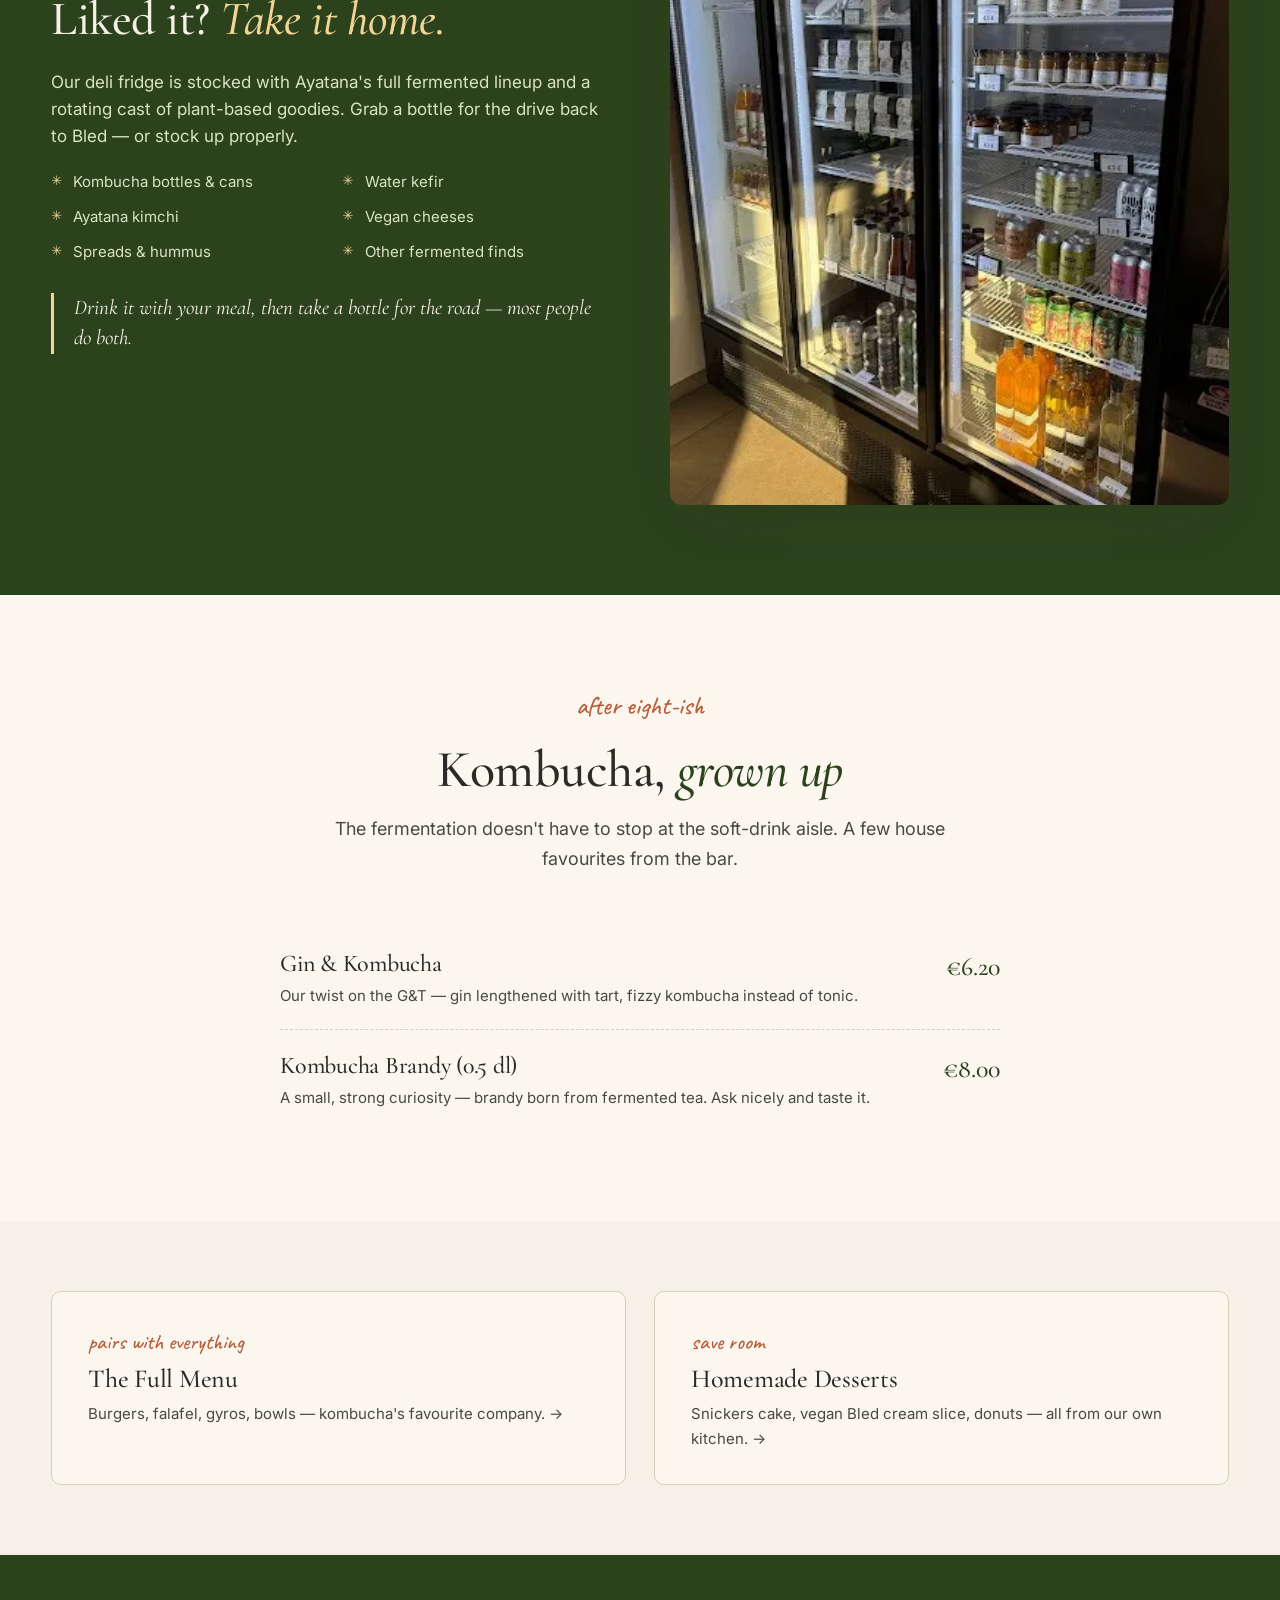
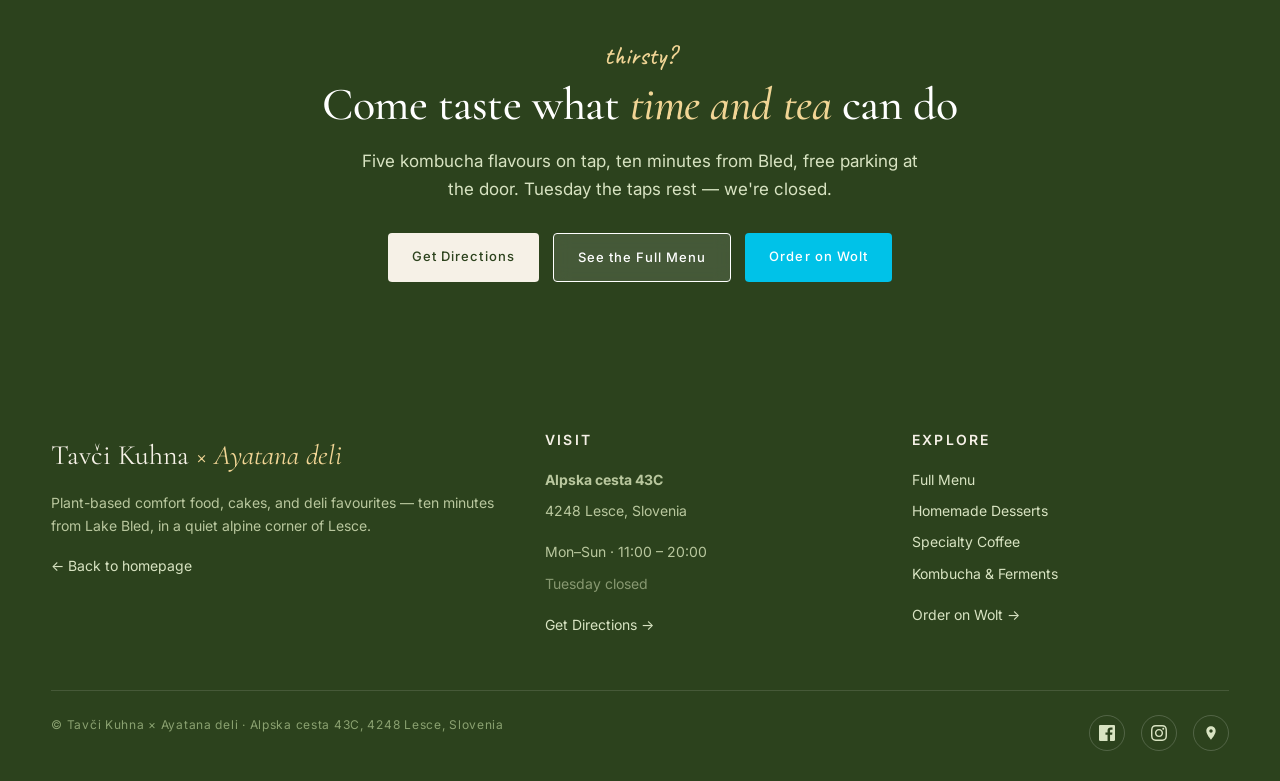
<file: public/kombucha.html>
<!DOCTYPE html>
<html lang="en">
<head>
<meta charset="UTF-8" />
<meta name="viewport" content="width=device-width, initial-scale=1.0" />
<title>Ayatana Kombucha on Tap — Fermented Drinks near Bled | Tavči Kuhna, Lesce</title>
<meta name="description" content="Organic kombucha brewed next door by Ayatana deli, poured on tap for €3.50. Five flavours, water kefir, kimchi &amp; bottles to take home. In Lesce, 10 min from Bled." />
<meta name="theme-color" content="#2c421d" />

<!-- Open Graph -->
<meta property="og:type" content="website" />
<meta property="og:title" content="Ayatana Kombucha on Tap — Tavči Kuhna × Ayatana, Lesce near Bled" />
<meta property="og:description" content="Kombucha brewed at the same address it's poured. Organic, traditionally fermented, five flavours on tap — and a deli fridge full of ferments to take home." />
<meta property="og:image" content="assets/img/tavci-g-vegan-restaurant-lesce-outdoor-dining-spread.webp" />
<meta property="og:url" content="https://tavci-kuhna.si/kombucha" />
<meta property="og:site_name" content="Tavči Kuhna × Ayatana deli" />
<meta property="og:locale" content="en_GB" />

<!-- Twitter -->
<meta name="twitter:card" content="summary_large_image" />
<meta name="twitter:title" content="Ayatana Kombucha on Tap — Tavči Kuhna, Lesce near Bled" />
<meta name="twitter:description" content="Kombucha brewed next door, poured on tap. Five flavours, organic, naturally fizzy — plus bottles and ferments to take home." />
<meta name="twitter:image" content="assets/img/tavci-g-vegan-restaurant-lesce-outdoor-dining-spread.webp" />

<link rel="preload" href="assets/img/tavci-g-vegan-restaurant-lesce-outdoor-dining-spread.webp" as="image" fetchpriority="high" />
<link rel="preconnect" href="https://fonts.googleapis.com" />
<link rel="preconnect" href="https://fonts.gstatic.com" crossorigin />
<link href="https://fonts.googleapis.com/css2?family=Cormorant+Garamond:ital,wght@0,400;0,500;0,600;0,700;1,400;1,500&family=Inter:wght@300;400;500;600;700&family=Caveat:wght@500;700&display=swap" rel="stylesheet" />

<!-- Schema.org markup -->
<script type="application/ld+json">
{
  "@context": "https://schema.org",
  "@type": "Restaurant",
  "name": "Tavči Kuhna × Ayatana deli — Kombucha & Ferments",
  "description": "Organic Ayatana kombucha on tap and fermented products in Lesce, ten minutes from Lake Bled. Five kombucha flavours, water kefir, kimchi, and bottles to take home.",
  "image": "assets/img/tavci-g-vegan-restaurant-lesce-outdoor-dining-spread.webp",
  "url": "https://tavci-kuhna.si/kombucha",
  "telephone": "+38669926772",
  "servesCuisine": ["Vegan", "Kombucha", "Deli"],
  "priceRange": "€",
  "address": {
    "@type": "PostalAddress",
    "streetAddress": "Alpska cesta 43C",
    "addressLocality": "Lesce",
    "postalCode": "4248",
    "addressCountry": "SI"
  },
  "geo": { "@type": "GeoCoordinates", "latitude": 46.3608115, "longitude": 14.1559427 },
  "openingHoursSpecification": [
    { "@type": "OpeningHoursSpecification", "dayOfWeek": ["Monday","Wednesday","Thursday","Friday","Saturday","Sunday"], "opens": "11:00", "closes": "20:00" }
  ]
}
</script>

<style>
  :root {
    --cream: #f6f1e7;
    --cream-dark: #ece4d3;
    --paper: #fbf7ee;
    --ink: #2b2a26;
    --ink-soft: #4a4842;
    --muted: #7d786e;
    --forest: #3f5d2a;
    --forest-deep: #2c421d;
    --moss: #6b8a4c;
    --terracotta: #b85c3a;
    --bled-blue: #527a93;
    --gold: #b88a3d;
    --line: #d8cfb8;
    --shadow: 0 22px 60px -28px rgba(50,42,20,0.28);
    --wolt: #00c2e8;
  }

  * { box-sizing: border-box; }
  html { scroll-behavior: smooth; scroll-padding-top: 120px; }
  body {
    margin: 0;
    background: var(--paper);
    color: var(--ink);
    font-family: 'Inter', system-ui, sans-serif;
    font-weight: 400;
    line-height: 1.65;
    font-size: 17px;
    -webkit-font-smoothing: antialiased;
  }
  h1, h2, h3, h4, h5, .display, .serif {
    font-family: 'Cormorant Garamond', Georgia, serif;
    font-weight: 500;
    letter-spacing: -0.01em;
    color: var(--ink);
    line-height: 1.15;
    margin: 0;
  }
  .script { font-family: 'Caveat', cursive; font-weight: 500; }
  a { color: inherit; text-decoration: none; }
  img { max-width: 100%; display: block; }

  .wrap { width: min(1180px, 92vw); margin: 0 auto; }
  .narrow { width: min(820px, 92vw); margin: 0 auto; }

  .eyebrow {
    font-family: 'Inter', sans-serif;
    text-transform: uppercase;
    font-size: 12px;
    font-weight: 600;
    letter-spacing: 0.22em;
    color: var(--moss);
  }
  .kicker {
    font-family: 'Caveat', cursive;
    font-size: 26px;
    color: var(--terracotta);
    font-weight: 500;
  }

  /* UTILITY BAR */
  .utility-bar {
    background: var(--forest-deep);
    color: var(--cream);
    padding: 8px 0;
    font-size: 12px;
    letter-spacing: 0.04em;
  }
  .utility-bar .wrap { display: flex; justify-content: space-between; flex-wrap: wrap; gap: 12px; }
  .utility-bar a { opacity: 0.85; }
  .utility-bar a:hover { opacity: 1; color: #f1d595; }
  .utility-bar .group { display: flex; gap: 18px; flex-wrap: wrap; }

  /* HEADER + NAV */
  header.site-header {
    position: sticky;
    top: 0;
    z-index: 50;
    border-bottom: 1px solid var(--line);
    backdrop-filter: blur(8px);
    background: rgba(251,247,238,0.95);
  }
  .site-nav { display: flex; align-items: center; padding: 18px 0; gap: 32px; }
  .logo {
    font-family: 'Cormorant Garamond', serif;
    font-size: 24px;
    font-weight: 600;
    color: var(--forest-deep);
    letter-spacing: -0.01em;
  }
  .logo em { font-style: italic; color: var(--forest); font-weight: 400; }
  .nav-links {
    display: flex;
    gap: 28px;
    margin-left: auto;
    align-items: center;
    font-size: 13.5px;
    letter-spacing: 0.06em;
  }
  .nav-links a {
    color: var(--ink-soft);
    padding: 6px 0;
    border-bottom: 2px solid transparent;
    transition: all 0.2s ease;
  }
  .nav-links a:hover { color: var(--forest-deep); }
  .nav-links a.active { color: var(--forest-deep); border-bottom-color: var(--forest-deep); }
  .nav-cta {
    background: var(--wolt);
    color: white !important;
    padding: 10px 18px !important;
    border-radius: 4px;
    font-weight: 500;
    border-bottom: 0 !important;
    font-size: 13px;
  }
  .nav-cta:hover { background: #00a3c4; color: white !important; }
  .nav-toggle {
    display: none;
    background: transparent;
    border: 0;
    cursor: pointer;
    margin-left: auto;
    padding: 8px;
    font-size: 22px;
    color: var(--forest-deep);
  }

  /* BUTTONS */
  .btn {
    text-decoration: none;
    padding: 13px 24px;
    font-size: 13px;
    letter-spacing: 0.08em;
    border-radius: 4px;
    font-weight: 500;
    transition: all 0.2s ease;
    display: inline-block;
  }
  .btn-primary { background: var(--cream); color: var(--forest-deep); }
  .btn-primary:hover { background: white; }
  .btn-ghost {
    background: rgba(255,255,255,0.12);
    color: white;
    border: 1px solid white;
    backdrop-filter: blur(8px);
  }
  .btn-ghost:hover { background: rgba(255,255,255,0.22); }
  .btn-wolt { background: var(--wolt); color: white; }
  .btn-wolt:hover { background: #00a3c4; }
  .btn-dark { background: var(--forest-deep); color: var(--cream); }
  .btn-dark:hover { background: var(--ink); color: white; }
  .btn-line {
    border: 1px solid var(--forest-deep);
    color: var(--forest-deep);
    background: transparent;
  }
  .btn-line:hover { background: var(--forest-deep); color: var(--cream); }

  /* PAGE HERO */
  .page-hero {
    padding: 110px 0 100px;
    text-align: center;
    background:
      linear-gradient(rgba(30, 34, 40, 0.6), rgba(30, 34, 40, 0.6)),
      url('assets/img/tavci-g-vegan-restaurant-lesce-outdoor-dining-spread.webp');
    background-size: cover;
    background-position: center;
    color: white;
  }
  .page-hero .kicker { color: #f1d595; font-size: 28px; }
  .page-hero h1 {
    color: white;
    font-size: clamp(40px, 6vw, 72px);
    margin: 8px auto 18px;
    max-width: 820px;
    line-height: 1.05;
  }
  .page-hero h1 em { font-style: italic; }
  .page-hero p {
    color: rgba(255,255,255,0.92);
    max-width: 620px;
    margin: 0 auto 32px;
    font-size: 18px;
    line-height: 1.55;
  }
  .page-hero .ctas { display: flex; gap: 12px; flex-wrap: wrap; justify-content: center; }

  /* SECTIONS */
  section { padding: 90px 0; }
  .section-head { text-align: center; margin-bottom: 55px; }
  .section-head h2 { font-size: clamp(32px, 4.4vw, 52px); margin: 12px 0 14px; }
  .section-head h2 em { font-style: italic; color: var(--forest-deep); }
  .section-head p { color: var(--ink-soft); max-width: 640px; margin: 0 auto; font-size: 18px; }

  .split-grid {
    display: grid;
    grid-template-columns: 1fr 1fr;
    gap: 60px;
    align-items: center;
  }
  .split-grid .img-frame {
    border-radius: 12px;
    overflow: hidden;
    box-shadow: var(--shadow);
  }
  .split-grid .img-frame img { width: 100%; object-fit: cover; aspect-ratio: 4/5; }
  .split-grid .text .kicker { color: var(--terracotta); }
  .split-grid .text h2 { font-size: clamp(32px, 4vw, 48px); margin: 8px 0 22px; }
  .split-grid .text h2 em { font-style: italic; color: var(--terracotta); }
  .split-grid .text p { font-size: 17px; color: var(--ink-soft); margin: 0 0 18px; line-height: 1.6; }
  .quote-block {
    border-left: 3px solid var(--moss);
    padding-left: 20px;
    font-family: 'Cormorant Garamond', serif;
    font-style: italic;
    font-size: 21px;
    color: var(--forest-deep);
    margin: 28px 0 0;
    line-height: 1.45;
  }
  .quote-block cite {
    font-style: normal;
    font-family: 'Inter', sans-serif;
    font-size: 11px;
    letter-spacing: 0.14em;
    text-transform: uppercase;
    color: var(--muted);
    margin-top: 10px;
    display: block;
  }

  /* FLAVOUR CARDS */
  .flavour-cards {
    display: grid;
    grid-template-columns: repeat(5, 1fr);
    gap: 18px;
  }
  .flavour-card {
    background: var(--paper);
    border: 1px solid var(--line);
    border-radius: 10px;
    padding: 28px 22px;
    text-align: center;
    transition: all 0.3s ease;
  }
  .flavour-card:hover {
    background: var(--forest-deep);
    transform: translateY(-6px);
    box-shadow: var(--shadow);
  }
  .flavour-card .ico { font-size: 30px; margin-bottom: 12px; }
  .flavour-card h3 { font-size: 21px; margin: 0 0 6px; transition: color 0.3s ease; }
  .flavour-card p {
    font-size: 12.5px;
    color: var(--muted);
    letter-spacing: 0.1em;
    text-transform: uppercase;
    margin: 0;
    transition: color 0.3s ease;
  }
  .flavour-card:hover h3 { color: var(--cream); }
  .flavour-card:hover p { color: rgba(255,255,255,0.7); }
  .tap-note {
    text-align: center;
    margin-top: 40px;
    font-size: 17px;
    color: var(--ink-soft);
  }
  .tap-note .price {
    font-family: 'Cormorant Garamond', serif;
    font-size: 28px;
    color: var(--forest-deep);
    font-weight: 500;
  }

  /* WHAT IS KOMBUCHA */
  .explainer { background: var(--cream); }
  .explainer-grid {
    display: grid;
    grid-template-columns: repeat(3, 1fr);
    gap: 24px;
    margin-top: 46px;
  }
  .explainer-card {
    background: var(--paper);
    border: 1px solid var(--line);
    border-radius: 10px;
    padding: 28px 30px;
  }
  .explainer-card h3 { font-size: 22px; margin: 0 0 10px; color: var(--forest-deep); }
  .explainer-card p { font-size: 15px; color: var(--ink-soft); margin: 0; line-height: 1.6; }
  .explainer-card .num {
    font-family: 'Caveat', cursive;
    font-size: 30px;
    color: var(--terracotta);
    margin-bottom: 6px;
  }

  /* TAKE HOME BAND */
  .take-home-band { background: var(--forest-deep); color: var(--cream); }
  .take-home-band .split-grid .text h2 { color: var(--cream); }
  .take-home-band .split-grid .text h2 em { color: #f1d595; }
  .take-home-band .split-grid .text p { color: #d8e3c2; }
  .take-home-band .kicker { color: #f1d595; }
  .take-home-band .quote-block { border-left-color: #f1d595; color: #f6f1e7; }
  .take-home-band .quote-block cite { color: #b9c79e; }
  .take-home-band .shelf-list {
    list-style: none;
    padding: 0;
    margin: 20px 0 0;
    display: grid;
    grid-template-columns: 1fr 1fr;
    gap: 10px 24px;
  }
  .take-home-band .shelf-list li {
    color: #d8e3c2;
    font-size: 15px;
    padding-left: 22px;
    position: relative;
  }
  .take-home-band .shelf-list li::before {
    content: '✳';
    position: absolute;
    left: 0;
    color: #f1d595;
    font-size: 13px;
  }

  /* COCKTAILS */
  .cocktail-list { max-width: 720px; margin: 0 auto; list-style: none; padding: 0; }
  .cocktail-item {
    display: grid;
    grid-template-columns: 1fr auto;
    gap: 20px;
    padding: 22px 0;
    border-bottom: 1px dashed var(--line);
    align-items: start;
  }
  .cocktail-item:last-child { border-bottom: 0; }
  .cocktail-item h3 { font-size: 24px; margin: 0 0 6px; }
  .cocktail-item p { margin: 0; color: var(--ink-soft); font-size: 15px; line-height: 1.55; }
  .cocktail-item .price {
    font-family: 'Cormorant Garamond', serif;
    font-size: 26px;
    color: var(--forest-deep);
    font-weight: 500;
    line-height: 1;
    padding-top: 4px;
  }

  /* CROSS LINKS */
  .cross-links { background: var(--cream); padding: 70px 0; }
  .cross-grid { display: grid; grid-template-columns: 1fr 1fr; gap: 28px; }
  .cross-card {
    background: var(--paper);
    border: 1px solid var(--line);
    border-radius: 10px;
    padding: 32px 36px;
    transition: all 0.3s ease;
    display: block;
  }
  .cross-card:hover { background: var(--forest-deep); transform: translateY(-4px); box-shadow: var(--shadow); }
  .cross-card .kicker { font-size: 22px; }
  .cross-card h3 { font-size: 26px; margin: 4px 0 8px; transition: color 0.3s ease; }
  .cross-card p { font-size: 15px; color: var(--ink-soft); margin: 0; transition: color 0.3s ease; }
  .cross-card:hover h3 { color: var(--cream); }
  .cross-card:hover p { color: #d8e3c2; }

  /* ORDER STRIP */
  .order-strip {
    background: var(--forest-deep);
    color: var(--cream);
    padding: 80px 0;
    text-align: center;
  }
  .order-strip h2 { color: white; font-size: clamp(32px, 4vw, 46px); margin: 0 0 16px; }
  .order-strip h2 em { font-style: italic; color: #f1d595; }
  .order-strip p { color: #d8e3c2; max-width: 560px; margin: 0 auto 30px; font-size: 17px; }
  .order-strip .ctas { display: flex; justify-content: center; gap: 14px; flex-wrap: wrap; }

  /* FOOTER */
  footer.site-footer {
    background: var(--forest-deep);
    color: #b9c79e;
    padding: 70px 0 30px;
  }
  .footer-grid { display: grid; grid-template-columns: 1.4fr 1fr 1fr; gap: 50px; margin-bottom: 50px; }
  .footer-grid h4 {
    color: var(--cream);
    font-size: 14px;
    text-transform: uppercase;
    letter-spacing: 0.16em;
    margin: 0 0 16px;
    font-family: 'Inter', sans-serif;
    font-weight: 600;
  }
  .footer-grid .brand-foot {
    font-family: 'Cormorant Garamond', serif;
    font-size: 28px;
    color: var(--cream);
    margin-bottom: 14px;
  }
  .footer-grid .brand-foot em { font-style: italic; color: #f1d595; font-weight: 400; }
  .footer-grid p { color: #b9c79e; font-size: 14px; margin: 0 0 8px; line-height: 1.6; }
  .footer-grid p strong { color: var(--cream); font-weight: 500; }
  .footer-grid a { color: #d8e3c2; }
  .footer-grid a:hover { color: #f1d595; }
  .footer-grid ul { list-style: none; padding: 0; margin: 0; }
  .footer-grid ul li { padding: 4px 0; font-size: 14px; }
  .footer-bottom {
    border-top: 1px solid rgba(255,255,255,0.12);
    padding-top: 24px;
    display: flex;
    justify-content: space-between;
    flex-wrap: wrap;
    gap: 18px;
    font-size: 12px;
    color: #8aa170;
    letter-spacing: 0.06em;
  }
  .footer-bottom .socials { display: flex; gap: 16px; }
  .footer-bottom .socials a {
    width: 36px; height: 36px;
    display: inline-flex;
    align-items: center; justify-content: center;
    border: 1px solid rgba(255,255,255,0.18);
    border-radius: 50%;
    color: #d8e3c2;
    transition: all 0.2s ease;
  }
  .footer-bottom .socials a:hover { background: #f1d595; color: var(--forest-deep); border-color: #f1d595; }

  /* RESPONSIVE */
  @media (max-width: 980px) {
    section { padding: 70px 0; }
    .nav-links { display: none; }
    .nav-toggle { display: block; }
    .nav-links.open {
      display: flex;
      position: absolute;
      flex-direction: column;
      top: 100%; left: 0; right: 0;
      background: var(--paper);
      padding: 20px;
      border-bottom: 1px solid var(--line);
      gap: 14px;
      align-items: stretch;
    }
    .nav-links.open a { padding: 8px 0; }
    .nav-links.open .nav-cta { text-align: center; }

    .page-hero { padding: 80px 0 70px; }
    .split-grid { grid-template-columns: 1fr; gap: 40px; }
    .split-grid .text { order: -1; }
    .flavour-cards { grid-template-columns: repeat(2, 1fr); }
    .explainer-grid { grid-template-columns: 1fr; }
    .cross-grid { grid-template-columns: 1fr; }
    .footer-grid { grid-template-columns: 1fr; gap: 30px; }
    .footer-bottom { flex-direction: column; align-items: flex-start; }
    .take-home-band .shelf-list { grid-template-columns: 1fr; }
  }
</style>
</head>
<body>

<!-- UTILITY BAR -->
<div class="utility-bar">
  <div class="wrap">
    <div class="group">
      <span>Alpska cesta 43C, Lesce · 10 min from Bled</span>
      <span>Mon–Sun: 11:00–20:00 · Tuesday closed</span>
    </div>
    <div class="group">
      <a href="tel:+38669926772">+386 69 926 772</a>
      <a href="mailto:tavcikuhna@gmail.com">tavcikuhna@gmail.com</a>
    </div>
  </div>
</div>

<!-- HEADER / MAIN NAV -->
<header class="site-header">
  <div class="wrap site-nav">
    <a href="index.html" class="logo">Tavči Kuhna <em>× Ayatana</em></a>
    <button class="nav-toggle" id="navToggle" aria-label="Toggle navigation">☰</button>
    <nav class="nav-links" id="navLinks">
      <a href="index.html">Home</a>
      <a href="menu.html">Menu</a>
      <a href="desserts.html">Desserts</a>
      <a href="specialty-coffee-bled.html">Coffee</a>
      <a href="" class="active" aria-current="page">Kombucha</a>
      <a href="index.html#visit">Visit</a>
      <a href="https://wolt.com/sl/svn/bled-lesce/restaurant/tavci-kuhna" target="_blank" rel="noopener noreferrer" class="nav-cta">Order on Wolt</a>
    </nav>
  </div>
</header>

<!-- HERO -->
<section class="page-hero">
  <div class="wrap">
    <div class="kicker">Tavči Kuhna × Ayatana deli</div>
    <h1>Kombucha, brewed <em>right next door.</em></h1>
    <p>Ayatana ferments it at this very address — organic tea, live cultures, real time. We pour it straight from the tap, five flavours deep. You can even take a bottle home.</p>
    <div class="ctas">
      <a href="#flavours" class="btn btn-primary">See the Flavours</a>
      <a href="https://www.google.com/maps/dir/?api=1&destination=Tavci+Kuhna+%26+Ayatana+deli,+Alpska+cesta+43c,+4248+Lesce,+Slovenia" target="_blank" rel="noopener noreferrer" class="btn btn-ghost">Get Directions</a>
    </div>
  </div>
</section>

<!-- THE STORY -->
<section>
  <div class="wrap">
    <div class="split-grid">
      <div class="img-frame" style="background: var(--paper); display: flex; align-items: center; justify-content: center; padding: 40px; aspect-ratio: 4/5;">
        <img src="assets/img/tavci-g-vegan-deli-lesce-ayatana-kombucha-can-final.webp" alt="Can of Ayatana organic Fruits & Roots kombucha, fermented next door to Tavči Kuhna" loading="lazy" style="width: auto; height: 100%; object-fit: contain; aspect-ratio: auto; box-shadow: none; border-radius: 0;" />
      </div>
      <div class="text">
        <div class="kicker">restaurant meets fermentation lab</div>
        <h2>One address, <em>two crafts.</em></h2>
        <p>Tavči Kuhna cooks. Ayatana ferments. We're next-door neighbours in Lesce, sharing a parking lot, which means the kombucha in your glass didn't travel across Europe — it travelled across the car park.</p>
        <p>Ayatana works the traditional way: organic ingredients, live cultures, and slow, patient fermentation. No shortcuts, no syrupy imitations. Just fermented tea the way it's supposed to taste — lightly sour, naturally fizzy, genuinely refreshing.</p>
        <blockquote class="quote-block">
          "Great kombucha, friendly staff, generous portions — one of the best vegan spots we found in Slovenia."
          <cite>— HappyCow reviews</cite>
        </blockquote>
      </div>
    </div>
  </div>
</section>

<!-- FLAVOURS -->
<section id="flavours" style="background: var(--cream);">
  <div class="wrap">
    <div class="section-head">
      <div class="kicker">on tap today</div>
      <h2>Five flavours, <em>straight from the tap</em></h2>
      <p>Fermented in small batches, poured cold. Ideal beside a burger, after a hike, or on the terrace on a hot day.</p>
    </div>
    <div class="flavour-cards">
      <div class="flavour-card">
        <div class="ico">🍑</div>
        <h3>Ice Tea</h3>
        <p>Peach</p>
      </div>
      <div class="flavour-card">
        <div class="ico">🍇</div>
        <h3>Fruits &amp; Roots</h3>
        <p>Raspberry</p>
      </div>
      <div class="flavour-card">
        <div class="ico">🌿</div>
        <h3>Beach Please</h3>
        <p>Mint</p>
      </div>
      <div class="flavour-card">
        <div class="ico">🍍</div>
        <h3>Tropically</h3>
        <p>Pineapple &amp; coconut</p>
      </div>
      <div class="flavour-card">
        <div class="ico">🥤</div>
        <h3>Retro Cola</h3>
        <p>Fermented cola</p>
      </div>
    </div>
    <p class="tap-note">Kombucha on tap — <span class="price">€3.50</span> a glass. Flavours rotate, ask what's pouring today.</p>
  </div>
</section>

<!-- WHAT IS KOMBUCHA -->
<section class="explainer" style="background: var(--paper);">
  <div class="wrap">
    <div class="section-head" style="margin-bottom: 0;">
      <div class="kicker">new to kombucha?</div>
      <h2>Fermented tea, <em>nothing weird about it</em></h2>
      <p>People have been brewing it for centuries. Here's the short version.</p>
    </div>
    <div class="explainer-grid">
      <div class="explainer-card">
        <div class="num">1.</div>
        <h3>It starts as tea</h3>
        <p>Real brewed tea, organic sugar, and a living culture. That's the whole ingredient list at the start.</p>
      </div>
      <div class="explainer-card">
        <div class="num">2.</div>
        <h3>Time does the work</h3>
        <p>The culture slowly eats the sugar and transforms the tea — building gentle fizz, bright acidity, and depth of flavour along the way.</p>
      </div>
      <div class="explainer-card">
        <div class="num">3.</div>
        <h3>You drink it cold</h3>
        <p>The result is lightly tart, naturally sparkling, and far less sweet than soda. Refreshing on its own, brilliant with food.</p>
      </div>
    </div>
  </div>
</section>

<!-- TAKE HOME -->
<section class="take-home-band">
  <div class="wrap">
    <div class="split-grid">
      <div class="text">
        <div class="kicker">the deli shelf</div>
        <h2>Liked it? <em>Take it home.</em></h2>
        <p>Our deli fridge is stocked with Ayatana's full fermented lineup and a rotating cast of plant-based goodies. Grab a bottle for the drive back to Bled — or stock up properly.</p>
        <ul class="shelf-list">
          <li>Kombucha bottles &amp; cans</li>
          <li>Water kefir</li>
          <li>Ayatana kimchi</li>
          <li>Vegan cheeses</li>
          <li>Spreads &amp; hummus</li>
          <li>Other fermented finds</li>
        </ul>
        <p style="font-family: 'Cormorant Garamond', serif; font-style: italic; font-size: 21px; color: #f6f1e7; border-left: 3px solid #f1d595; padding-left: 20px; margin-top: 28px; line-height: 1.45;">Drink it with your meal, then take a bottle for the road — most people do both.</p>
      </div>
      <div class="img-frame" style="border-radius: 12px; overflow: hidden; box-shadow: var(--shadow);">
        <img src="assets/img/tavci-g-vegan-food-lesce-avocado-toast-coffee-spread.webp" alt="Refrigerated deli display filled with Ayatana kombucha, water kefir, jars of ferments, and vegan products to take away" loading="lazy" style="width:100%; object-fit: cover; aspect-ratio: 4/5;" />
      </div>
    </div>
  </div>
</section>

<!-- KOMBUCHA COCKTAILS -->
<section>
  <div class="wrap">
    <div class="section-head">
      <div class="kicker">after eight-ish</div>
      <h2>Kombucha, <em>grown up</em></h2>
      <p>The fermentation doesn't have to stop at the soft-drink aisle. A few house favourites from the bar.</p>
    </div>
    <ul class="cocktail-list">
      <li class="cocktail-item">
        <div>
          <h3>Gin &amp; Kombucha</h3>
          <p>Our twist on the G&amp;T — gin lengthened with tart, fizzy kombucha instead of tonic.</p>
        </div>
        <div class="price">€6.20</div>
      </li>
      <li class="cocktail-item">
        <div>
          <h3>Kombucha Brandy (0.5 dl)</h3>
          <p>A small, strong curiosity — brandy born from fermented tea. Ask nicely and taste it.</p>
        </div>
        <div class="price">€8.00</div>
      </li>
    </ul>
  </div>
</section>

<!-- CROSS LINKS -->
<section class="cross-links">
  <div class="wrap">
    <div class="cross-grid">
      <a href="menu.html" class="cross-card">
        <div class="kicker">pairs with everything</div>
        <h3>The Full Menu</h3>
        <p>Burgers, falafel, gyros, bowls — kombucha's favourite company. →</p>
      </a>
      <a href="desserts.html" class="cross-card">
        <div class="kicker">save room</div>
        <h3>Homemade Desserts</h3>
        <p>Snickers cake, vegan Bled cream slice, donuts — all from our own kitchen. →</p>
      </a>
    </div>
  </div>
</section>

<!-- ORDER STRIP -->
<section class="order-strip">
  <div class="wrap">
    <div class="kicker" style="color:#f1d595;">thirsty?</div>
    <h2>Come taste what <em>time and tea</em> can do</h2>
    <p>Five kombucha flavours on tap, ten minutes from Bled, free parking at the door. Tuesday the taps rest — we're closed.</p>
    <div class="ctas">
      <a href="https://www.google.com/maps/dir/?api=1&destination=Tavci+Kuhna+%26+Ayatana+deli,+Alpska+cesta+43c,+4248+Lesce,+Slovenia" target="_blank" rel="noopener noreferrer" class="btn btn-primary">Get Directions</a>
      <a href="menu.html" class="btn btn-ghost">See the Full Menu</a>
      <a href="https://wolt.com/sl/svn/bled-lesce/restaurant/tavci-kuhna" target="_blank" rel="noopener noreferrer" class="btn btn-wolt">Order on Wolt</a>
    </div>
  </div>
</section>

<!-- FOOTER -->
<footer class="site-footer">
  <div class="wrap">
    <div class="footer-grid">
      <div>
        <div class="brand-foot">Tavči Kuhna <em>× Ayatana deli</em></div>
        <p>Plant-based comfort food, cakes, and deli favourites — ten minutes from Lake Bled, in a quiet alpine corner of Lesce.</p>
        <p style="margin-top:18px;"><a href="index.html">← Back to homepage</a></p>
      </div>
      <div>
        <h4>Visit</h4>
        <ul>
          <li><strong>Alpska cesta 43C</strong></li>
          <li>4248 Lesce, Slovenia</li>
          <li style="margin-top:10px;">Mon–Sun · 11:00 – 20:00</li>
          <li style="opacity:0.65;">Tuesday closed</li>
          <li style="margin-top:10px;"><a href="https://www.google.com/maps/dir/?api=1&destination=Tavci+Kuhna+%26+Ayatana+deli,+Alpska+cesta+43c,+4248+Lesce,+Slovenia" target="_blank" rel="noopener noreferrer">Get Directions →</a></li>
        </ul>
      </div>
      <div>
        <h4>Explore</h4>
        <ul>
          <li><a href="menu.html">Full Menu</a></li>
          <li><a href="desserts.html">Homemade Desserts</a></li>
          <li><a href="specialty-coffee-bled.html">Specialty Coffee</a></li>
          <li><a href="kombucha.html">Kombucha &amp; Ferments</a></li>
          <li style="margin-top:10px;"><a href="https://wolt.com/sl/svn/bled-lesce/restaurant/tavci-kuhna" target="_blank" rel="noopener noreferrer">Order on Wolt →</a></li>
        </ul>
      </div>
    </div>
    <div class="footer-bottom">
      <div>© Tavči Kuhna × Ayatana deli · Alpska cesta 43C, 4248 Lesce, Slovenia</div>
      <div class="socials">
        <a href="https://www.facebook.com/profile.php?id=100028103306507" target="_blank" rel="noopener noreferrer" aria-label="Tavči Kuhna on Facebook">
          <svg width="16" height="16" viewBox="0 0 24 24" fill="currentColor" aria-hidden="true"><path d="M22.675 0H1.325C.593 0 0 .593 0 1.325v21.351C0 23.408.593 24 1.325 24h11.495v-9.294H9.691v-3.622h3.129V8.413c0-3.099 1.894-4.785 4.659-4.785 1.325 0 2.464.099 2.795.143v3.241l-1.918.001c-1.504 0-1.795.715-1.795 1.764v2.313h3.587l-.467 3.622h-3.12V24h6.116c.73 0 1.323-.592 1.323-1.324V1.325C24 .593 23.408 0 22.675 0z"/></svg>
        </a>
        <a href="https://www.instagram.com/tavci_kuhna" target="_blank" rel="noopener noreferrer" aria-label="Tavči Kuhna on Instagram">
          <svg width="16" height="16" viewBox="0 0 24 24" fill="currentColor" aria-hidden="true"><path d="M12 2.163c3.204 0 3.584.012 4.85.07 3.252.148 4.771 1.691 4.919 4.919.058 1.265.069 1.645.069 4.849 0 3.205-.012 3.584-.069 4.849-.149 3.225-1.664 4.771-4.919 4.919-1.266.058-1.644.07-4.85.07-3.204 0-3.584-.012-4.849-.07-3.26-.149-4.771-1.699-4.919-4.92-.058-1.265-.07-1.644-.07-4.849 0-3.204.013-3.583.07-4.849.149-3.227 1.664-4.771 4.919-4.919 1.266-.057 1.645-.069 4.849-.069zm0-2.163c-3.259 0-3.667.014-4.947.072-4.358.2-6.78 2.618-6.98 6.98-.059 1.281-.073 1.689-.073 4.948 0 3.259.014 3.668.072 4.948.2 4.358 2.618 6.78 6.98 6.98 1.281.058 1.689.072 4.948.072 3.259 0 3.668-.014 4.948-.072 4.354-.2 6.782-2.618 6.979-6.98.059-1.28.073-1.689.073-4.948 0-3.259-.014-3.667-.072-4.947-.196-4.354-2.617-6.78-6.979-6.98-1.281-.059-1.69-.073-4.949-.073zm0 5.838c-3.403 0-6.162 2.759-6.162 6.162s2.759 6.163 6.162 6.163 6.162-2.759 6.162-6.163c0-3.403-2.759-6.162-6.162-6.162zm0 10.162c-2.209 0-4-1.79-4-4 0-2.209 1.791-4 4-4s4 1.791 4 4c0 2.21-1.791 4-4 4zm6.406-11.845c-.796 0-1.441.645-1.441 1.44s.645 1.44 1.441 1.44c.795 0 1.439-.645 1.439-1.44s-.644-1.44-1.439-1.44z"/></svg>
        </a>
        <a href="https://www.google.com/maps/dir/?api=1&destination=Tavci+Kuhna+%26+Ayatana+deli,+Alpska+cesta+43c,+4248+Lesce,+Slovenia" target="_blank" rel="noopener noreferrer" aria-label="Directions on Google Maps">
          <svg width="16" height="16" viewBox="0 0 24 24" fill="currentColor" aria-hidden="true"><path d="M12 2C8.13 2 5 5.13 5 9c0 5.25 7 13 7 13s7-7.75 7-13c0-3.87-3.13-7-7-7zm0 9.5c-1.38 0-2.5-1.12-2.5-2.5s1.12-2.5 2.5-2.5 2.5 1.12 2.5 2.5-1.12 2.5-2.5 2.5z"/></svg>
        </a>
      </div>
    </div>
  </div>
</footer>

<script>
  // Mobile nav toggle
  const navToggle = document.getElementById('navToggle');
  const navLinks = document.getElementById('navLinks');
  if (navToggle && navLinks) {
    navToggle.addEventListener('click', () => navLinks.classList.toggle('open'));
  }
</script>

</body>
</html>
</file>
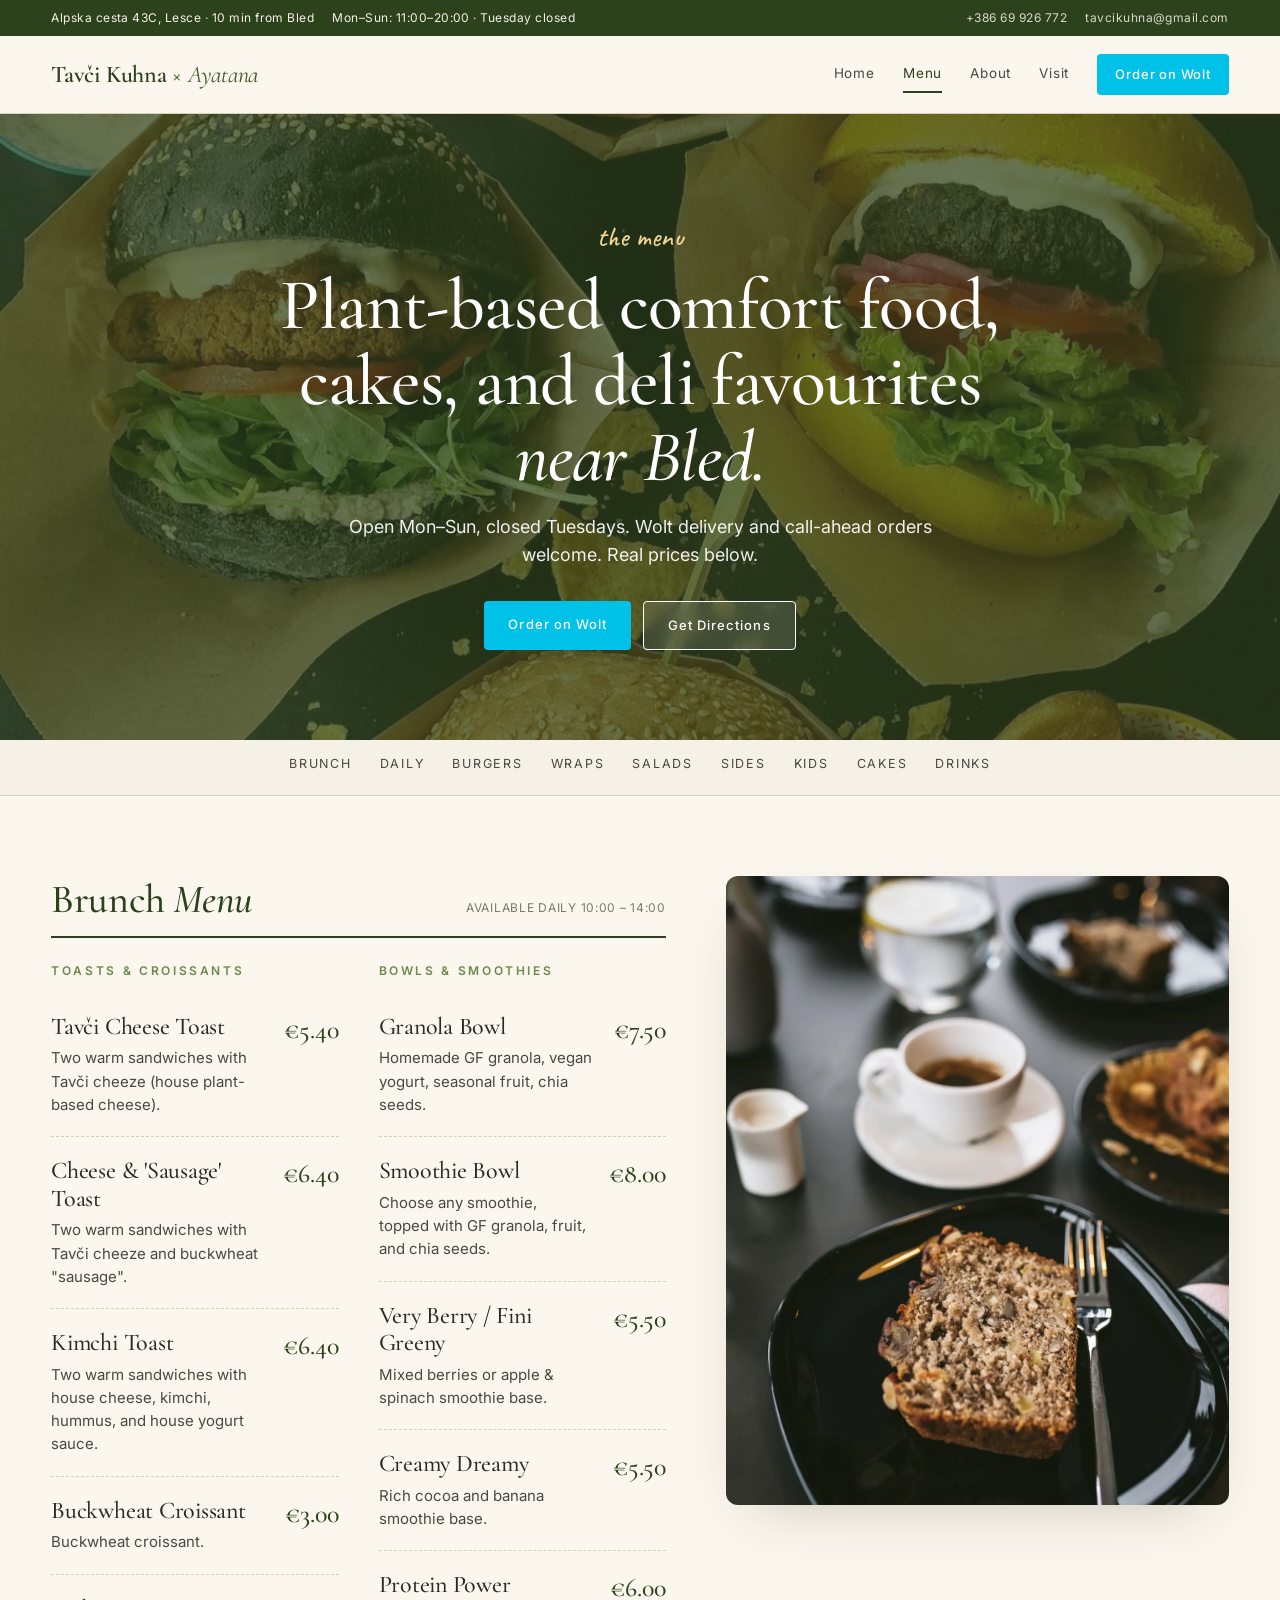
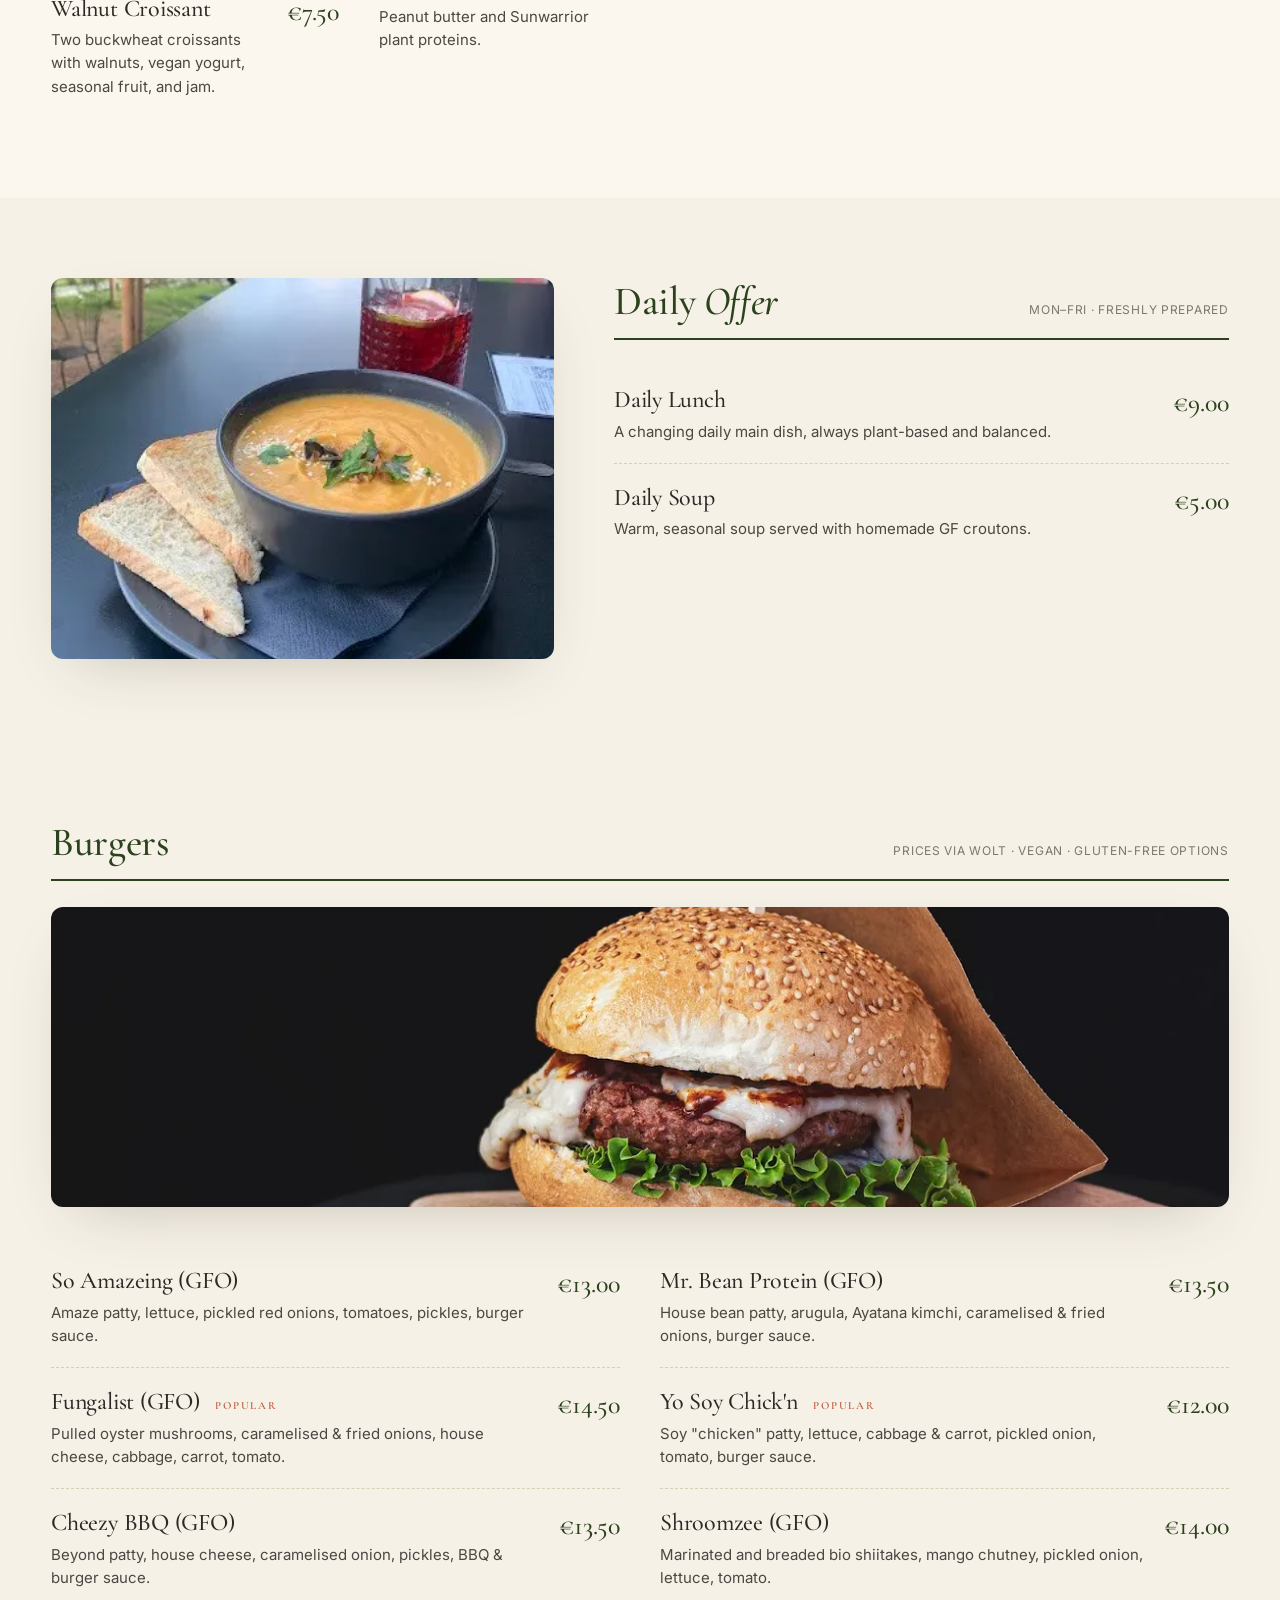
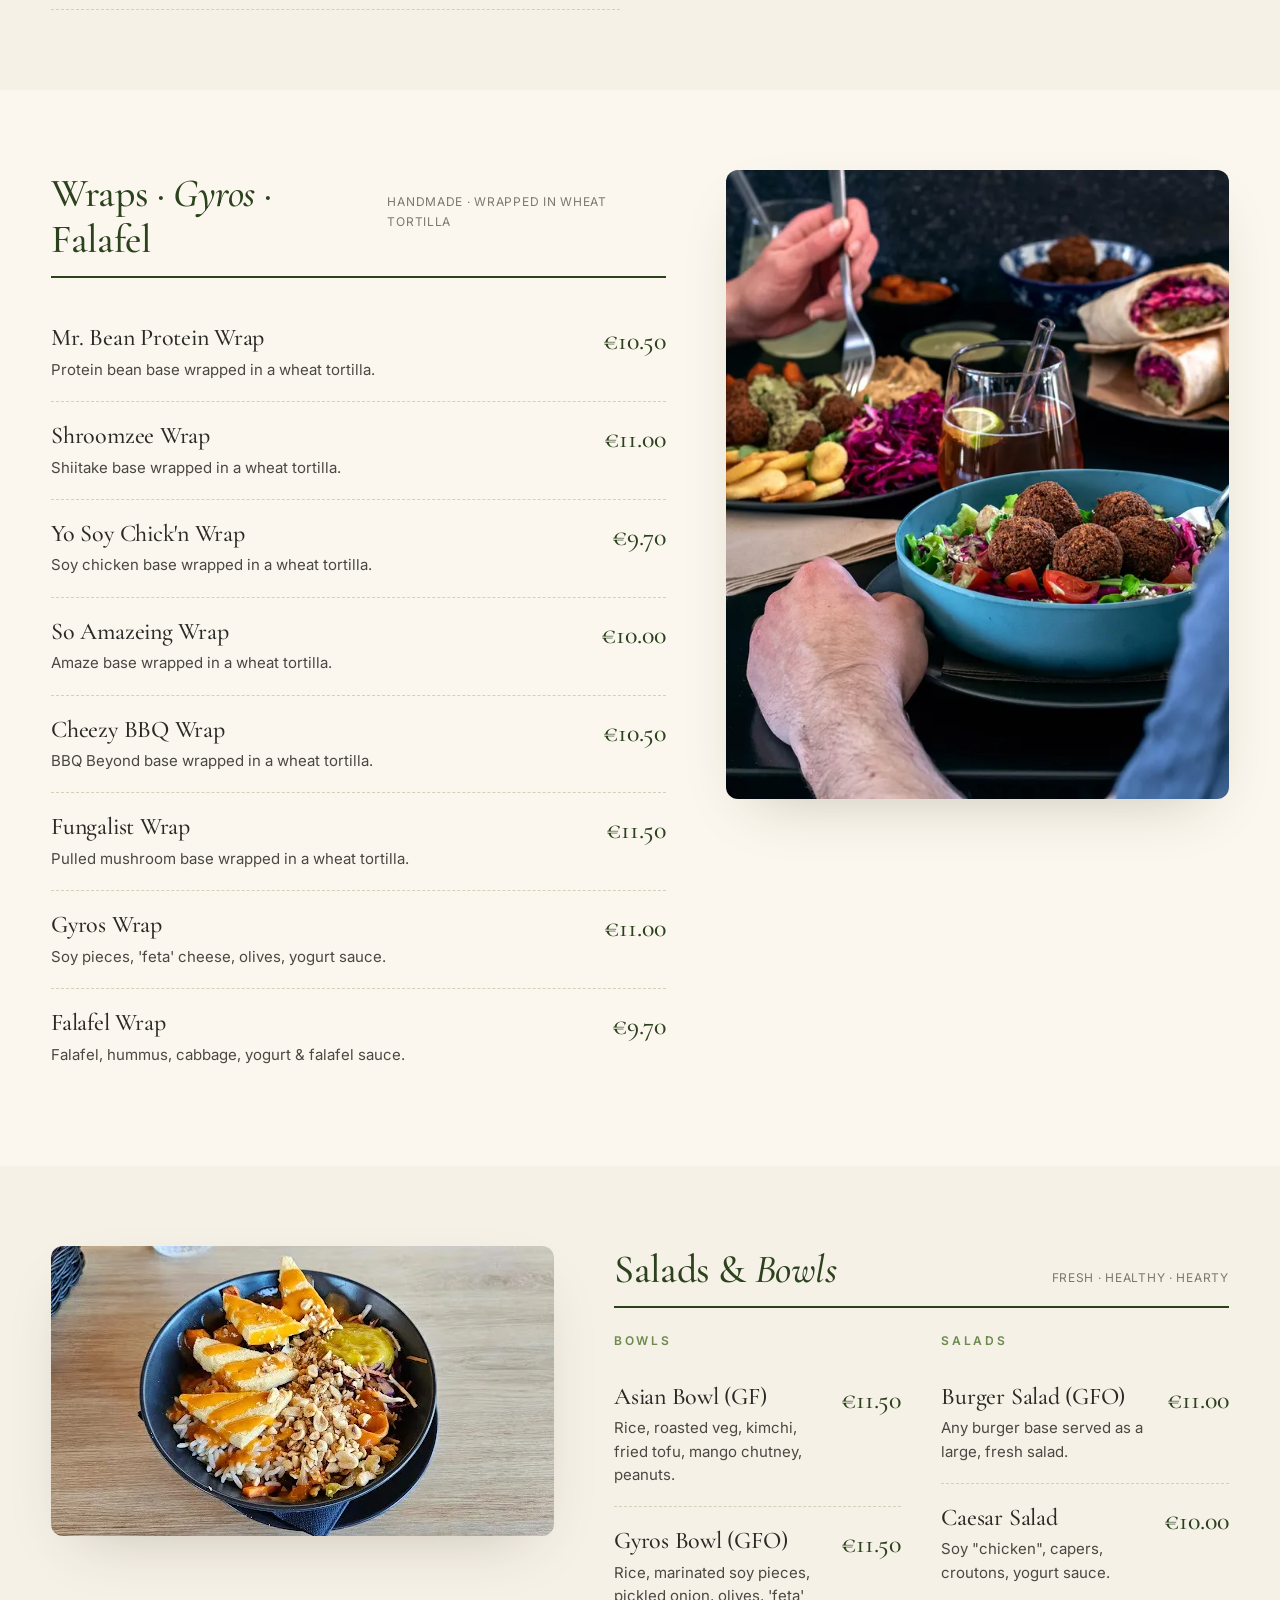
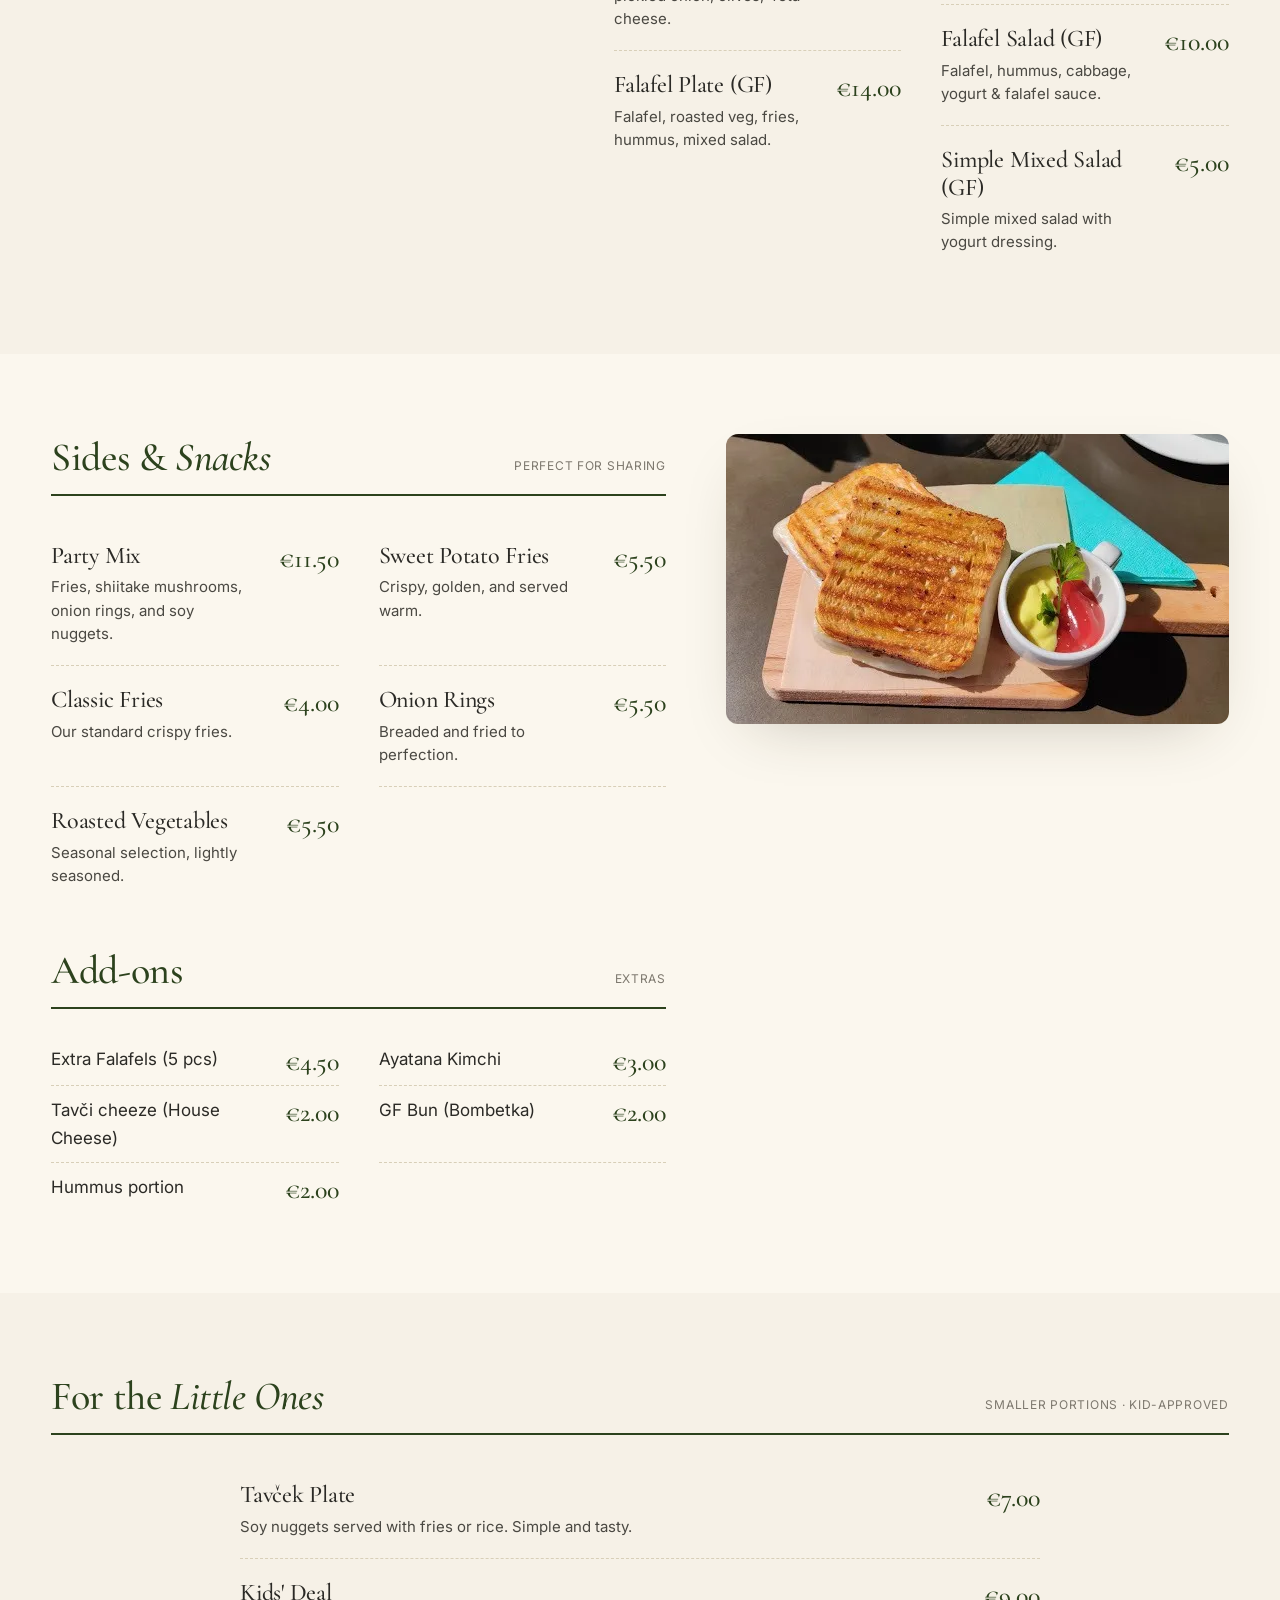
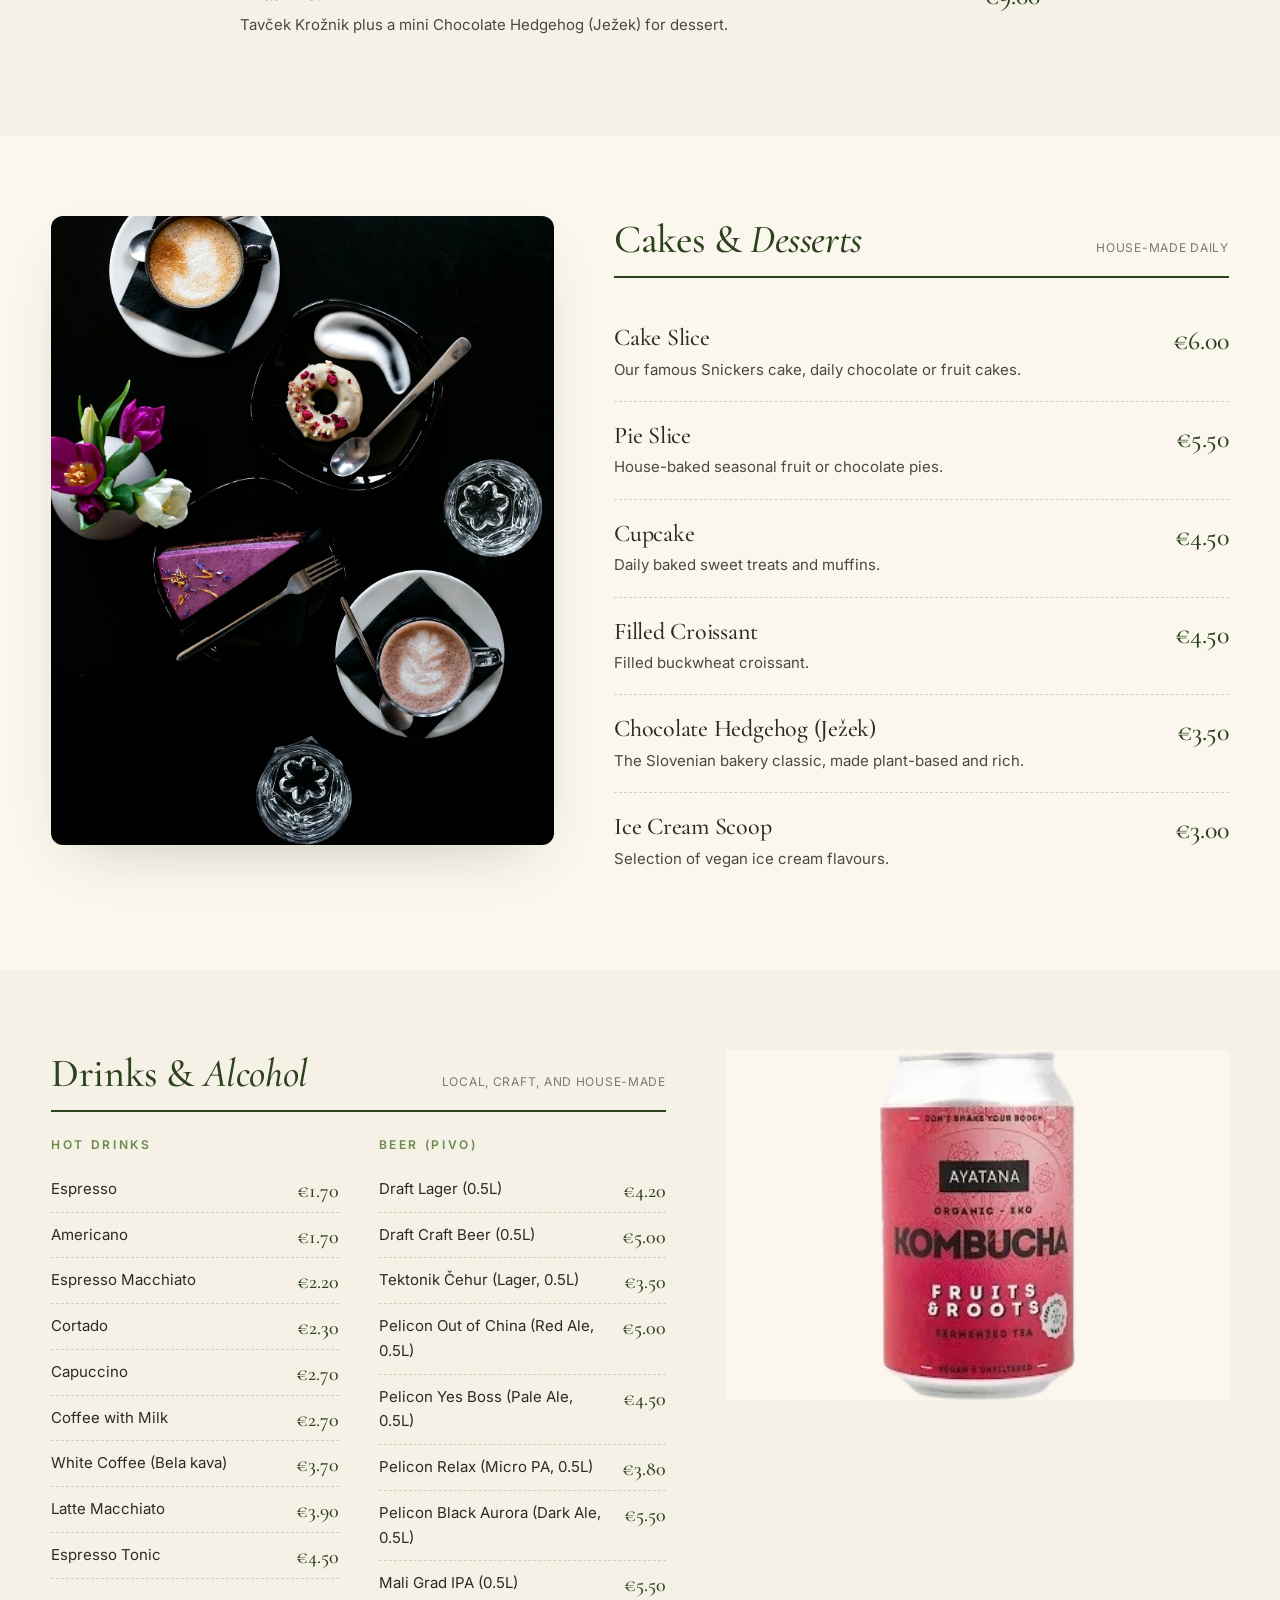
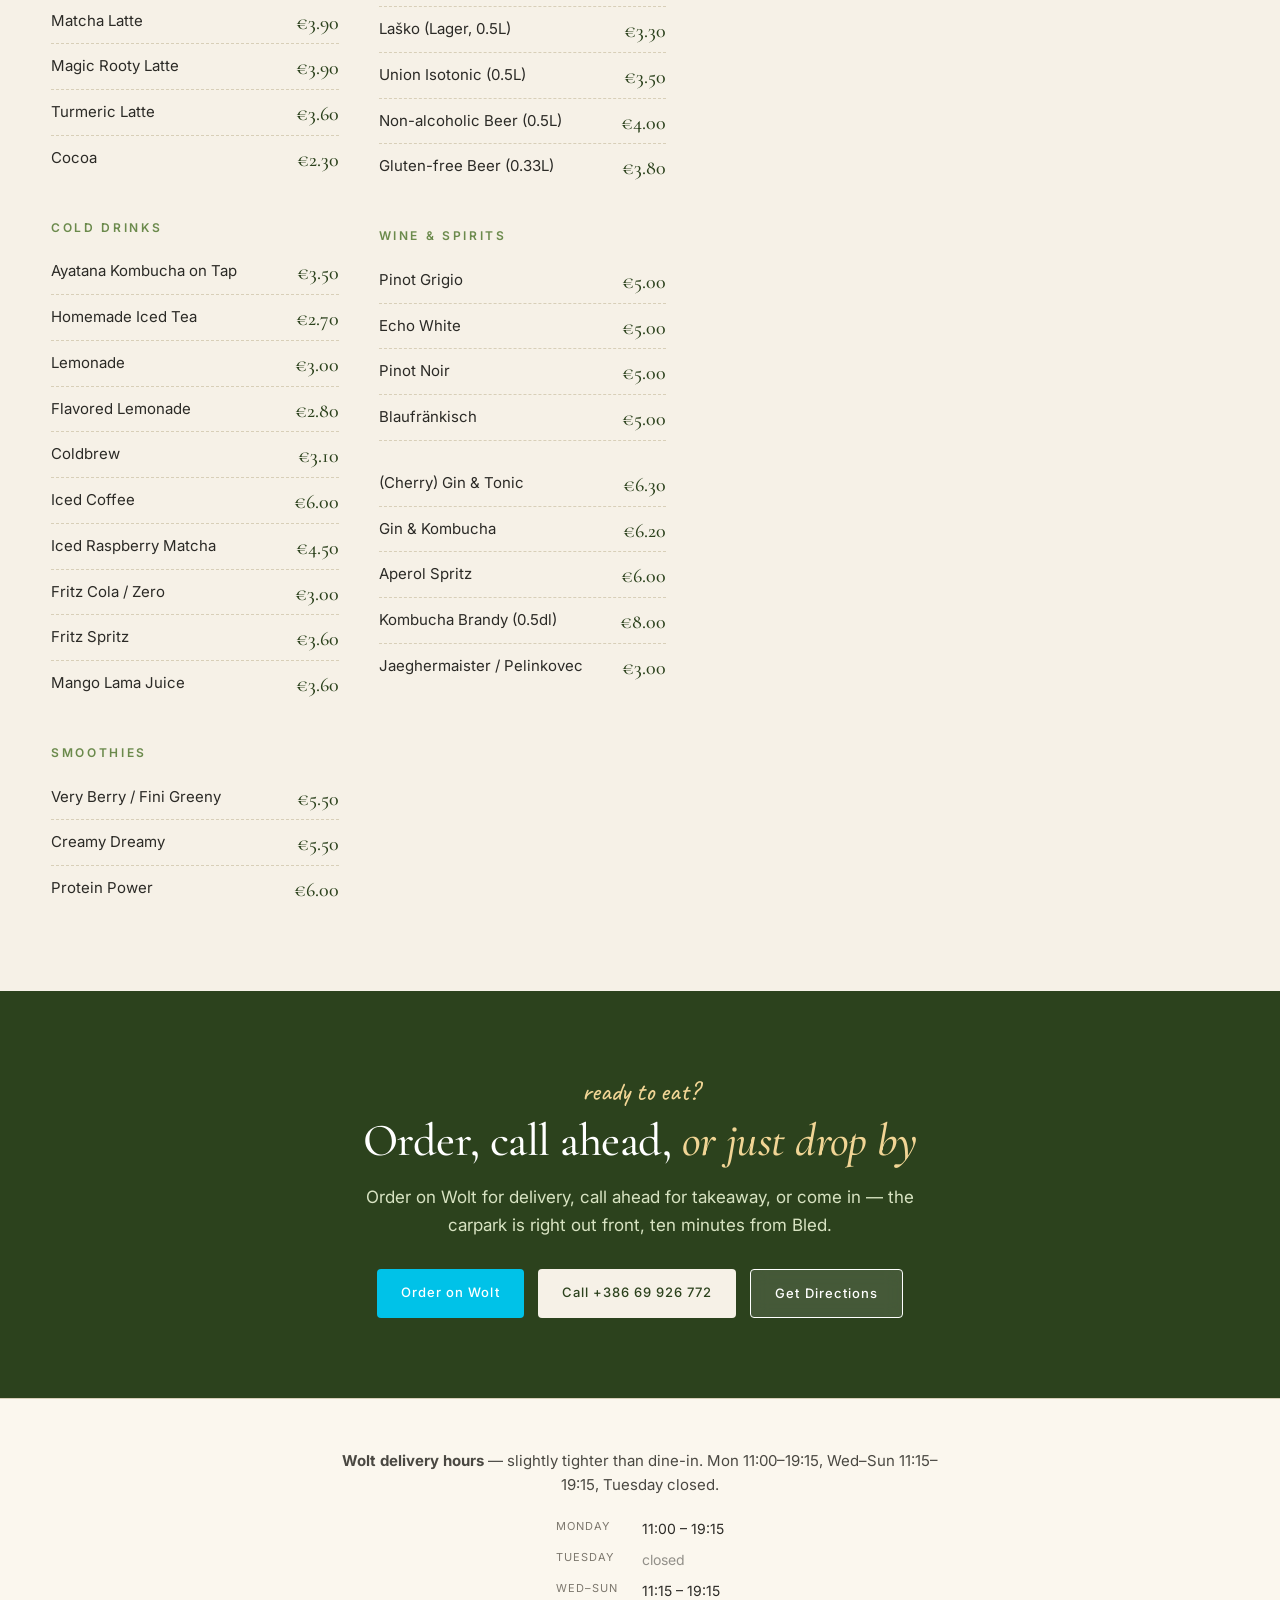
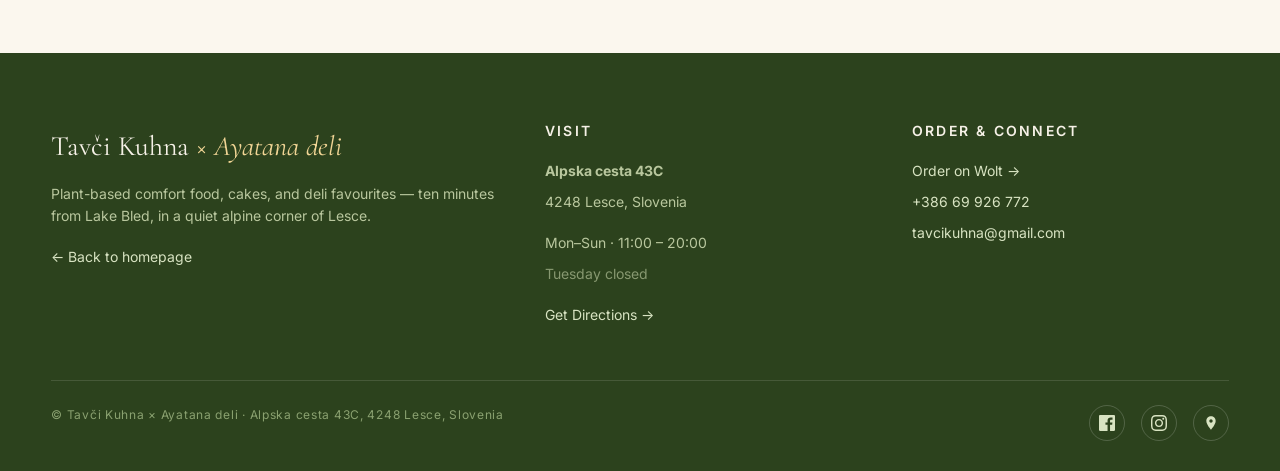
<file: public/menu.html>
<!DOCTYPE html>
<html lang="en">
<head>
<meta charset="UTF-8" />
<meta name="viewport" content="width=device-width, initial-scale=1.0" />
<title>Menu — Vegan Burgers, Falafel &amp; Cakes near Bled | Tavči Kuhna</title>
<meta name="description" content="Real Wolt-priced menu: vegan burgers from €12.50, falafel, gyros, wraps, salads, Snickers cake. In Lesce, 10 min from Bled. Mon–Sun, Tue closed." />
<meta name="theme-color" content="#2c421d" />

<!-- Open Graph -->
<meta property="og:type" content="restaurant.menu" />
<meta property="og:title" content="Menu — Tavči Kuhna × Ayatana | Vegan Restaurant Near Bled" />
<meta property="og:description" content="Plant-based comfort food, cakes, and deli favourites near Bled. Real Wolt prices, homemade falafel, six vegan burgers, and the cake counter people drive across the valley for." />
<meta property="og:image" content="assets/img/tavci-g-vegan-burger-lesce-top-down-variety.webp" />
<meta property="og:url" content="https://tavci-kuhna.si/menu" />
<meta property="og:site_name" content="Tavči Kuhna × Ayatana deli" />
<meta property="og:locale" content="en_GB" />

<!-- Twitter -->
<meta name="twitter:card" content="summary_large_image" />
<meta name="twitter:title" content="Menu — Tavči Kuhna × Ayatana | Vegan Restaurant Near Bled" />
<meta name="twitter:description" content="Plant-based comfort food, cakes, and deli favourites near Bled. Real Wolt prices." />
<meta name="twitter:image" content="assets/img/tavci-g-vegan-burger-lesce-top-down-variety.webp" />

<link rel="preload" href="assets/img/tavci-g-vegan-burger-lesce-top-down-variety.webp" as="image" fetchpriority="high" />
<link rel="preconnect" href="https://fonts.googleapis.com" />
<link rel="preconnect" href="https://fonts.gstatic.com" crossorigin />
<link href="https://fonts.googleapis.com/css2?family=Cormorant+Garamond:ital,wght@0,400;0,500;0,600;0,700;1,400;1,500&family=Inter:wght@300;400;500;600;700&family=Caveat:wght@500;700&display=swap" rel="stylesheet" />

<!-- Schema.org Menu markup -->
<script type="application/ld+json">
{
  "@context": "https://schema.org",
  "@type": "Menu",
  "name": "Tavči Kuhna × Ayatana deli — Full Menu",
  "inLanguage": "en",
  "hasMenuSection": [
    { "@type": "MenuSection", "name": "Brunch (10:00–14:00)" },
    { "@type": "MenuSection", "name": "Daily Offer" },
    { "@type": "MenuSection", "name": "Burgers" },
    { "@type": "MenuSection", "name": "Wraps & Gyros" },
    { "@type": "MenuSection", "name": "Salads & Bowls" },
    { "@type": "MenuSection", "name": "Sides & Snacks" },
    { "@type": "MenuSection", "name": "Kids' Menu" },
    { "@type": "MenuSection", "name": "Cakes & Desserts" },
    { "@type": "MenuSection", "name": "Drinks & Alcohol" }
  ]
}
</script>

<style>
  :root {
    --cream: #f6f1e7;
    --cream-dark: #ece4d3;
    --paper: #fbf7ee;
    --ink: #2b2a26;
    --ink-soft: #4a4842;
    --muted: #7d786e;
    --forest: #3f5d2a;
    --forest-deep: #2c421d;
    --moss: #6b8a4c;
    --terracotta: #b85c3a;
    --bled-blue: #527a93;
    --gold: #b88a3d;
    --line: #d8cfb8;
    --shadow: 0 22px 60px -28px rgba(50,42,20,0.28);
    --wolt: #00c2e8;
  }

  * { box-sizing: border-box; }
  html { scroll-behavior: smooth; scroll-padding-top: 130px; }
  body {
    margin: 0;
    background: var(--paper);
    color: var(--ink);
    font-family: 'Inter', system-ui, sans-serif;
    font-weight: 400;
    line-height: 1.65;
    font-size: 17px;
    -webkit-font-smoothing: antialiased;
  }
  h1, h2, h3, h4, h5, .display, .serif {
    font-family: 'Cormorant Garamond', Georgia, serif;
    font-weight: 500;
    letter-spacing: -0.01em;
    color: var(--ink);
    line-height: 1.15;
    margin: 0;
  }
  .script { font-family: 'Caveat', cursive; font-weight: 500; }
  a { color: inherit; text-decoration: none; }
  img { max-width: 100%; display: block; }

  .wrap { width: min(1180px, 92vw); margin: 0 auto; }
  .narrow { width: min(820px, 92vw); margin: 0 auto; }

  .eyebrow {
    font-family: 'Inter', sans-serif;
    text-transform: uppercase;
    font-size: 12px;
    font-weight: 600;
    letter-spacing: 0.22em;
    color: var(--moss);
  }
  .kicker {
    font-family: 'Caveat', cursive;
    font-size: 26px;
    color: var(--terracotta);
    font-weight: 500;
  }

  /* UTILITY BAR */
  .utility-bar {
    background: var(--forest-deep);
    color: var(--cream);
    padding: 8px 0;
    font-size: 12px;
    letter-spacing: 0.04em;
  }
  .utility-bar .wrap {
    display: flex;
    justify-content: space-between;
    flex-wrap: wrap;
    gap: 12px;
  }
  .utility-bar a { opacity: 0.85; }
  .utility-bar a:hover { opacity: 1; color: #f1d595; }
  .utility-bar .group { display: flex; gap: 18px; flex-wrap: wrap; }

  /* HEADER + NAV */
  header.site-header {
    position: sticky;
    top: 0;
    z-index: 50;
    background: var(--paper);
    border-bottom: 1px solid var(--line);
    backdrop-filter: blur(8px);
    background: rgba(251,247,238,0.95);
  }
  .site-nav {
    display: flex;
    align-items: center;
    padding: 18px 0;
    gap: 32px;
  }
  .logo {
    font-family: 'Cormorant Garamond', serif;
    font-size: 24px;
    font-weight: 600;
    color: var(--forest-deep);
    letter-spacing: -0.01em;
  }
  .logo em {
    font-style: italic;
    color: var(--forest);
    font-weight: 400;
  }
  .nav-links {
    display: flex;
    gap: 28px;
    margin-left: auto;
    align-items: center;
    font-size: 13.5px;
    letter-spacing: 0.06em;
  }
  .nav-links a {
    color: var(--ink-soft);
    padding: 6px 0;
    border-bottom: 2px solid transparent;
    transition: all 0.2s ease;
  }
  .nav-links a:hover {
    color: var(--forest-deep);
  }
  .nav-links a.active {
    color: var(--forest-deep);
    border-bottom-color: var(--forest-deep);
  }
  .nav-cta {
    background: var(--wolt);
    color: white !important;
    padding: 10px 18px !important;
    border-radius: 4px;
    font-weight: 500;
    border-bottom: 0 !important;
    font-size: 13px;
  }
  .nav-cta:hover { background: #00a3c4; color: white !important; }

  /* MOBILE NAV TOGGLE */
  .nav-toggle {
    display: none;
    background: transparent;
    border: 0;
    cursor: pointer;
    margin-left: auto;
    padding: 8px;
    font-size: 22px;
    color: var(--forest-deep);
  }

  /* MENU HERO */
  .menu-hero {
    padding: 100px 0 90px;
    text-align: center;
    background:
      linear-gradient(rgba(44,66,29,0.7), rgba(44,66,29,0.7)),
      url('assets/img/tavci-g-vegan-burger-lesce-top-down-variety.webp');
    background-size: cover;
    background-position: center;
    color: white;
    position: relative;
  }
  .menu-hero .kicker {
    color: #f1d595;
    font-size: 28px;
  }
  .menu-hero h1 {
    color: white;
    font-size: clamp(40px, 6vw, 72px);
    margin: 8px auto 18px;
    max-width: 800px;
    line-height: 1.05;
  }
  .menu-hero h1 em { font-style: italic; }
  .menu-hero p {
    color: rgba(255,255,255,0.92);
    max-width: 600px;
    margin: 0 auto 32px;
    font-size: 18px;
    line-height: 1.55;
  }
  .menu-hero .ctas {
    display: flex;
    gap: 12px;
    flex-wrap: wrap;
    justify-content: center;
  }
  .btn {
    text-decoration: none;
    padding: 13px 24px;
    font-size: 13px;
    letter-spacing: 0.08em;
    border-radius: 4px;
    font-weight: 500;
    transition: all 0.2s ease;
    display: inline-block;
  }
  .btn-primary { background: var(--cream); color: var(--forest-deep); }
  .btn-primary:hover { background: white; }
  .btn-ghost {
    background: rgba(255,255,255,0.12);
    color: white;
    border: 1px solid white;
    backdrop-filter: blur(8px);
  }
  .btn-ghost:hover { background: rgba(255,255,255,0.22); }
  .btn-wolt { background: var(--wolt); color: white; }
  .btn-wolt:hover { background: #00a3c4; }
  .btn-dark { background: var(--forest-deep); color: var(--cream); }
  .btn-dark:hover { background: var(--ink); color: white; }
  .btn-line {
    border: 1px solid var(--forest-deep);
    color: var(--forest-deep);
    background: transparent;
  }
  .btn-line:hover { background: var(--forest-deep); color: var(--cream); }

  /* CATEGORY NAV (sticky) */
  .cat-nav {
    background: var(--cream);
    border-bottom: 1px solid var(--line);
    position: sticky;
    top: 71px;
    z-index: 40;
  }
  .cat-nav-inner {
    padding: 14px 0;
    display: flex;
    gap: 28px;
    flex-wrap: wrap;
    justify-content: center;
    font-size: 12.5px;
    letter-spacing: 0.14em;
    text-transform: uppercase;
  }
  .cat-nav-inner a {
    color: var(--ink-soft);
    padding-bottom: 4px;
    border-bottom: 2px solid transparent;
    transition: all 0.2s ease;
  }
  .cat-nav-inner a:hover {
    color: var(--forest-deep);
    border-bottom-color: var(--moss);
  }

  /* FEATURED ITEMS */
  .menu-featured {
    padding: 90px 0 70px;
    background: var(--paper);
  }
  .menu-featured-head {
    text-align: center;
    margin-bottom: 50px;
  }
  .menu-featured-head h2 {
    font-size: clamp(32px, 4vw, 44px);
    margin-top: 8px;
  }
  .menu-featured-head h2 em {
    font-style: italic;
    color: var(--forest-deep);
  }
  .menu-cards {
    display: grid;
    grid-template-columns: repeat(3, 1fr);
    gap: 28px;
  }
  .menu-card {
    background: var(--cream);
    border: 1px solid var(--line);
    border-radius: 10px;
    overflow: hidden;
    transition: transform 0.3s ease, box-shadow 0.3s ease;
  }
  .menu-card:hover {
    transform: translateY(-6px);
    box-shadow: var(--shadow);
  }
  .menu-card .photo {
    aspect-ratio: 4/3;
    background-size: cover;
    background-position: center;
    position: relative;
  }
  .menu-card .badge {
    position: absolute;
    top: 14px; right: 14px;
    background: var(--terracotta);
    color: white;
    padding: 5px 12px;
    border-radius: 999px;
    font-size: 10.5px;
    text-transform: uppercase;
    letter-spacing: 0.16em;
    font-weight: 600;
  }
  .menu-card .body {
    padding: 22px 24px 24px;
    display: flex;
    justify-content: space-between;
    align-items: flex-start;
    gap: 14px;
  }
  .menu-card h3 { font-size: 22px; margin: 0 0 6px; }
  .menu-card p {
    font-size: 14px;
    color: var(--ink-soft);
    margin: 0;
    line-height: 1.5;
  }
  .menu-card .price {
    font-family: 'Cormorant Garamond', serif;
    font-size: 26px;
    color: var(--forest-deep);
    font-weight: 500;
    flex-shrink: 0;
    line-height: 1;
    padding-top: 4px;
  }

  /* MENU SECTIONS (full lists) */
  .menu-section-block {
    padding: 80px 0;
  }
  .menu-section-block.alt { background: var(--cream); }
  .menu-section-head {
    display: flex;
    align-items: baseline;
    gap: 18px;
    margin-bottom: 26px;
    border-bottom: 2px solid var(--forest-deep);
    padding-bottom: 14px;
  }
  .menu-section-head h2 {
    font-size: clamp(28px, 3.4vw, 40px);
    color: var(--forest-deep);
  }
  .menu-section-head h2 em { font-style: italic; }
  .menu-section-head .note {
    font-size: 12px;
    color: var(--muted);
    letter-spacing: 0.06em;
    text-transform: uppercase;
    margin-left: auto;
  }
  .menu-list {
    list-style: none;
    padding: 0;
    margin: 0;
  }
  .menu-item {
    display: grid;
    grid-template-columns: 1fr auto;
    gap: 20px;
    padding: 20px 0;
    border-bottom: 1px dashed var(--line);
    align-items: start;
  }
  .menu-item:last-child { border-bottom: 0; }
  .menu-item h3 {
    font-size: 24px;
    margin: 0 0 6px;
    color: var(--ink);
    font-weight: 500;
  }
  .menu-item p {
    margin: 0;
    color: var(--ink-soft);
    font-size: 15px;
    line-height: 1.55;
  }
  .menu-item .pop {
    color: var(--terracotta);
    font-size: 11px;
    text-transform: uppercase;
    letter-spacing: 0.16em;
    margin-left: 10px;
    font-weight: 600;
  }
  .menu-item .price {
    font-family: 'Cormorant Garamond', serif;
    font-size: 26px;
    color: var(--forest-deep);
    font-weight: 500;
    line-height: 1;
    padding-top: 4px;
  }
  .menu-item .placeholder-note {
    font-size: 12px;
    color: var(--muted);
    font-style: italic;
    font-family: 'Inter', sans-serif;
    font-weight: 400;
  }

  /* ORDER STRIP */
  .order-strip {
    background: var(--forest-deep);
    color: var(--cream);
    padding: 80px 0;
    text-align: center;
  }
  .order-strip h2 {
    color: white;
    font-size: clamp(32px, 4vw, 46px);
    margin: 0 0 16px;
  }
  .order-strip h2 em { font-style: italic; color: #f1d595; }
  .order-strip p {
    color: #d8e3c2;
    max-width: 560px;
    margin: 0 auto 30px;
    font-size: 17px;
  }
  .order-strip .ctas {
    display: flex;
    justify-content: center;
    gap: 14px;
    flex-wrap: wrap;
  }

  /* DELIVERY NOTE */
  .delivery-note {
    background: var(--paper);
    padding: 50px 0;
    text-align: center;
    border-top: 1px solid var(--line);
  }
  .delivery-note p {
    max-width: 600px;
    margin: 0 auto;
    color: var(--ink-soft);
    font-size: 15px;
    line-height: 1.6;
  }
  .delivery-note .hours-grid {
    display: inline-grid;
    grid-template-columns: auto auto;
    gap: 8px 24px;
    margin-top: 20px;
    text-align: left;
    font-size: 14px;
  }
  .delivery-note .hours-grid .day {
    color: var(--muted);
    text-transform: uppercase;
    letter-spacing: 0.1em;
    font-size: 11px;
  }

  /* FOOTER */
  footer.site-footer {
    background: var(--forest-deep);
    color: #b9c79e;
    padding: 70px 0 30px;
  }
  .footer-grid {
    display: grid;
    grid-template-columns: 1.4fr 1fr 1fr;
    gap: 50px;
    margin-bottom: 50px;
  }
  .footer-grid h4 {
    color: var(--cream);
    font-size: 14px;
    text-transform: uppercase;
    letter-spacing: 0.16em;
    margin: 0 0 16px;
    font-family: 'Inter', sans-serif;
    font-weight: 600;
  }
  .footer-grid .brand-foot {
    font-family: 'Cormorant Garamond', serif;
    font-size: 28px;
    color: var(--cream);
    margin-bottom: 14px;
  }
  .footer-grid .brand-foot em { font-style: italic; color: #f1d595; font-weight: 400; }
  .footer-grid p {
    color: #b9c79e;
    font-size: 14px;
    margin: 0 0 8px;
    line-height: 1.6;
  }
  .footer-grid p strong { color: var(--cream); font-weight: 500; }
  .footer-grid a { color: #d8e3c2; }
  .footer-grid a:hover { color: #f1d595; }
  .footer-grid ul { list-style: none; padding: 0; margin: 0; }
  .footer-grid ul li { padding: 4px 0; font-size: 14px; }
  .footer-bottom {
    border-top: 1px solid rgba(255,255,255,0.12);
    padding-top: 24px;
    display: flex;
    justify-content: space-between;
    flex-wrap: wrap;
    gap: 18px;
    font-size: 12px;
    color: #8aa170;
    letter-spacing: 0.06em;
  }
  .footer-bottom .socials {
    display: flex; gap: 16px;
  }
  .footer-bottom .socials a {
    width: 36px; height: 36px;
    display: inline-flex;
    align-items: center; justify-content: center;
    border: 1px solid rgba(255,255,255,0.18);
    border-radius: 50%;
    color: #d8e3c2;
    transition: all 0.2s ease;
  }
  .footer-bottom .socials a:hover {
    background: #f1d595;
    color: var(--forest-deep);
    border-color: #f1d595;
  }

  /* RESPONSIVE */
  @media (max-width: 900px) {
    .nav-links { display: none; }
    .nav-toggle { display: block; }
    .nav-links.open {
      display: flex;
      position: absolute;
      flex-direction: column;
      top: 100%; left: 0; right: 0;
      background: var(--paper);
      padding: 20px;
      border-bottom: 1px solid var(--line);
      gap: 14px;
      align-items: stretch;
    }
    .nav-links.open a { padding: 8px 0; }
    .nav-links.open .nav-cta { text-align: center; }

    .menu-cards { grid-template-columns: 1fr; }
    .footer-grid { grid-template-columns: 1fr; gap: 30px; }
    .footer-bottom { flex-direction: column; align-items: flex-start; }
    .menu-hero { padding: 70px 0; }
    .cat-nav { top: 64px; }
    html { scroll-padding-top: 110px; }

    .menu-section-head {
      flex-direction: column;
      align-items: flex-start;
      gap: 8px;
    }
    .menu-section-head .note { margin-left: 0; }

    .menu-grid {
      grid-template-columns: 1fr !important;
      gap: 30px !important;
    }
    .menu-visual {
      order: -1 !important;
      position: static !important;
    }
    .menu-visual img {
      aspect-ratio: 16/9 !important;
    }
  }

  /* NEW MENU LAYOUTS */
  .menu-grid {
    display: grid;
    grid-template-columns: 1.1fr 0.9fr;
    gap: 60px;
    align-items: start;
  }
  .menu-grid.reverse {
    grid-template-columns: 0.9fr 1.1fr;
  }
  .menu-grid.reverse .menu-content { order: 2; }
  .menu-grid.reverse .menu-visual { order: 1; }

  .menu-visual {
    position: sticky;
    top: 140px;
  }
  .menu-visual img {
    width: 100%;
    border-radius: 12px;
    box-shadow: var(--shadow);
    object-fit: cover;
    aspect-ratio: 4/5;
  }

  .menu-section-wide-img {
    width: 100%;
    height: 300px;
    object-fit: cover;
    border-radius: 12px;
    margin-bottom: 40px;
    box-shadow: var(--shadow);
  }
</style>
</head>
<body>

<!-- UTILITY BAR -->
<div class="utility-bar">
  <div class="wrap">
    <div class="group">
      <span>Alpska cesta 43C, Lesce · 10 min from Bled</span>
      <span>Mon–Sun: 11:00–20:00 · Tuesday closed</span>
    </div>
    <div class="group">
      <a href="tel:+38669926772">+386 69 926 772</a>
      <a href="mailto:tavcikuhna@gmail.com">tavcikuhna@gmail.com</a>
    </div>
  </div>
</div>

<!-- HEADER / MAIN NAV -->
<header class="site-header">
  <div class="wrap site-nav">
    <a href="index.html" class="logo">Tavči Kuhna <em>× Ayatana</em></a>
    <button class="nav-toggle" id="navToggle" aria-label="Toggle navigation">☰</button>
    <nav class="nav-links" id="navLinks">
      <a href="index.html">Home</a>
      <a href="" class="active" aria-current="page">Menu</a>
      <a href="index.html#about">About</a>
      <a href="index.html#visit">Visit</a>
      <a href="https://wolt.com/sl/svn/bled-lesce/restaurant/tavci-kuhna" target="_blank" rel="noopener noreferrer" class="nav-cta">Order on Wolt</a>
    </nav>
  </div>
</header>

<!-- MENU HERO -->
<section class="menu-hero">
  <div class="wrap">
    <div class="kicker">the menu</div>
    <h1>Plant-based comfort food, cakes, and deli favourites <em>near Bled.</em></h1>
    <p>Open Mon–Sun, closed Tuesdays. Wolt delivery and call-ahead orders welcome. Real prices below.</p>
    <div class="ctas">
      <a href="https://wolt.com/sl/svn/bled-lesce/restaurant/tavci-kuhna" target="_blank" rel="noopener noreferrer" class="btn btn-wolt">Order on Wolt</a>
      <a href="https://www.google.com/maps/dir/?api=1&destination=Tavci+Kuhna+%26+Ayatana+deli,+Alpska+cesta+43c,+4248+Lesce,+Slovenia" target="_blank" rel="noopener noreferrer" class="btn btn-ghost">Get Directions</a>
    </div>
  </div>
</section>

<!-- CATEGORY NAV -->
<nav class="cat-nav">
  <div class="wrap cat-nav-inner">
    <a href="#brunch">Brunch</a>
    <a href="#daily">Daily</a>
    <a href="#burgers">Burgers</a>
    <a href="#wraps-gyros">Wraps</a>
    <a href="#salads">Salads</a>
    <a href="#sides">Sides</a>
    <a href="#kids">Kids</a>
    <a href="#cakes">Cakes</a>
    <a href="#drinks">Drinks</a>
  </div>
</nav>

<!-- BRUNCH (10:00 - 14:00) -->
<section id="brunch" class="menu-section-block">
  <div class="wrap">
    <div class="menu-grid">
      <div class="menu-content">
        <div class="menu-section-head">
          <h2>Brunch <em>Menu</em></h2>
          <span class="note">Available daily 10:00 – 14:00</span>
        </div>
        <div style="display:grid; grid-template-columns: 1fr 1fr; gap: 40px;">
          <div>
            <h4 class="eyebrow" style="margin-bottom:15px;">Toasts & Croissants</h4>
            <ul class="menu-list">
              <li class="menu-item">
                <div>
                  <h3>Tavči Cheese Toast</h3>
                  <p>Two warm sandwiches with Tavči cheeze (house plant-based cheese).</p>
                </div>
                <div class="price">€5.40</div>
              </li>
              <li class="menu-item">
                <div>
                  <h3>Cheese & 'Sausage' Toast</h3>
                  <p>Two warm sandwiches with Tavči cheeze and buckwheat "sausage".</p>
                </div>
                <div class="price">€6.40</div>
              </li>
              <li class="menu-item">
                <div>
                  <h3>Kimchi Toast</h3>
                  <p>Two warm sandwiches with house cheese, kimchi, hummus, and house yogurt sauce.</p>
                </div>
                <div class="price">€6.40</div>
              </li>
              <li class="menu-item">
                <div>
                  <h3>Buckwheat Croissant</h3>
                  <p>Buckwheat croissant.</p>
                </div>
                <div class="price">€3.00</div>
              </li>
              <li class="menu-item">
                <div>
                  <h3>Walnut Croissant</h3>
                  <p>Two buckwheat croissants with walnuts, vegan yogurt, seasonal fruit, and jam.</p>
                </div>
                <div class="price">€7.50</div>
              </li>
            </ul>
          </div>
          <div>
            <h4 class="eyebrow" style="margin-bottom:15px;">Bowls & Smoothies</h4>
            <ul class="menu-list">
              <li class="menu-item">
                <div>
                  <h3>Granola Bowl</h3>
                  <p>Homemade GF granola, vegan yogurt, seasonal fruit, chia seeds.</p>
                </div>
                <div class="price">€7.50</div>
              </li>
              <li class="menu-item">
                <div>
                  <h3>Smoothie Bowl</h3>
                  <p>Choose any smoothie, topped with GF granola, fruit, and chia seeds.</p>
                </div>
                <div class="price">€8.00</div>
              </li>
              <li class="menu-item">
                <div>
                  <h3>Very Berry / Fini Greeny</h3>
                  <p>Mixed berries or apple & spinach smoothie base.</p>
                </div>
                <div class="price">€5.50</div>
              </li>
              <li class="menu-item">
                <div>
                  <h3>Creamy Dreamy</h3>
                  <p>Rich cocoa and banana smoothie base.</p>
                </div>
                <div class="price">€5.50</div>
              </li>
              <li class="menu-item">
                <div>
                  <h3>Protein Power</h3>
                  <p>Peanut butter and Sunwarrior plant proteins.</p>
                </div>
                <div class="price">€6.00</div>
              </li>
            </ul>
          </div>
        </div>
      </div>
      <div class="menu-visual">
        <img src="assets/img/tavci-g-vegan-bakery-lesce-banana-bread-coffee.webp" alt="Vegan brunch spread at Tavči Kuhna" loading="lazy">
      </div>
    </div>
  </div>
</section>

<!-- DAILY OFFER -->
<section id="daily" class="menu-section-block alt">
  <div class="wrap">
    <div class="menu-grid reverse">
      <div class="menu-content">
        <div class="menu-section-head">
          <h2>Daily <em>Offer</em></h2>
          <span class="note">Mon–Fri · Freshly prepared</span>
        </div>
        <ul class="menu-list">
          <li class="menu-item">
            <div>
              <h3>Daily Lunch</h3>
              <p>A changing daily main dish, always plant-based and balanced.</p>
            </div>
            <div class="price">€9.00</div>
          </li>
          <li class="menu-item">
            <div>
              <h3>Daily Soup</h3>
              <p>Warm, seasonal soup served with homemade GF croutons.</p>
            </div>
            <div class="price">€5.00</div>
          </li>
        </ul>
      </div>
      <div class="menu-visual">
        <img src="assets/img/tavci-g-vegan-food-lesce-daily-soup-terrace-sq.webp" alt="Fresh daily vegan soup at Tavči Kuhna Lesce" width="381" height="381" loading="lazy">
      </div>
    </div>
  </div>
</section>

<!-- BURGERS -->
<section id="burgers" class="menu-section-block alt">
  <div class="wrap">
    <div class="menu-section-head">
      <h2>Burgers</h2>
      <span class="note">prices via Wolt · vegan · gluten-free options</span>
    </div>
    <img src="assets/img/tavci-g-vegan-burger-lesce-cheeseburger-board.webp" alt="Selection of vegan burgers at Tavči Kuhna" class="menu-section-wide-img" loading="lazy">
    <ul class="menu-list" style="display:grid; grid-template-columns: 1fr 1fr; gap: 0 40px;">
      <li class="menu-item">
        <div>
          <h3>So Amazeing (GFO)</h3>
          <p>Amaze patty, lettuce, pickled red onions, tomatoes, pickles, burger sauce.</p>
        </div>
        <div class="price">€13.00</div>
      </li>
      <li class="menu-item">
        <div>
          <h3>Mr. Bean Protein (GFO)</h3>
          <p>House bean patty, arugula, Ayatana kimchi, caramelised & fried onions, burger sauce.</p>
        </div>
        <div class="price">€13.50</div>
      </li>
      <li class="menu-item">
        <div>
          <h3>Fungalist (GFO) <span class="pop">Popular</span></h3>
          <p>Pulled oyster mushrooms, caramelised & fried onions, house cheese, cabbage, carrot, tomato.</p>
        </div>
        <div class="price">€14.50</div>
      </li>
      <li class="menu-item">
        <div>
          <h3>Yo Soy Chick'n <span class="pop">Popular</span></h3>
          <p>Soy "chicken" patty, lettuce, cabbage & carrot, pickled onion, tomato, burger sauce.</p>
        </div>
        <div class="price">€12.00</div>
      </li>
      <li class="menu-item">
        <div>
          <h3>Cheezy BBQ (GFO)</h3>
          <p>Beyond patty, house cheese, caramelised onion, pickles, BBQ & burger sauce.</p>
        </div>
        <div class="price">€13.50</div>
      </li>
      <li class="menu-item">
        <div>
          <h3>Shroomzee (GFO)</h3>
          <p>Marinated and breaded bio shiitakes, mango chutney, pickled onion, lettuce, tomato.</p>
        </div>
        <div class="price">€14.00</div>
      </li>
    </ul>
  </div>
</section>

<!-- WRAPS / GYROS / FALAFEL -->
<section id="wraps-gyros" class="menu-section-block">
  <div class="wrap">
    <div class="menu-grid">
      <div class="menu-content">
        <div class="menu-section-head">
          <h2>Wraps · <em>Gyros</em> · Falafel</h2>
          <span class="note">Handmade · Wrapped in wheat tortilla</span>
        </div>
        <ul class="menu-list">
          <li class="menu-item">
            <div>
              <h3>Mr. Bean Protein Wrap</h3>
              <p>Protein bean base wrapped in a wheat tortilla.</p>
            </div>
            <div class="price">€10.50</div>
          </li>
          <li class="menu-item">
            <div>
              <h3>Shroomzee Wrap</h3>
              <p>Shiitake base wrapped in a wheat tortilla.</p>
            </div>
            <div class="price">€11.00</div>
          </li>
          <li class="menu-item">
            <div>
              <h3>Yo Soy Chick'n Wrap</h3>
              <p>Soy chicken base wrapped in a wheat tortilla.</p>
            </div>
            <div class="price">€9.70</div>
          </li>
          <li class="menu-item">
            <div>
              <h3>So Amazeing Wrap</h3>
              <p>Amaze base wrapped in a wheat tortilla.</p>
            </div>
            <div class="price">€10.00</div>
          </li>
          <li class="menu-item">
            <div>
              <h3>Cheezy BBQ Wrap</h3>
              <p>BBQ Beyond base wrapped in a wheat tortilla.</p>
            </div>
            <div class="price">€10.50</div>
          </li>
          <li class="menu-item">
            <div>
              <h3>Fungalist Wrap</h3>
              <p>Pulled mushroom base wrapped in a wheat tortilla.</p>
            </div>
            <div class="price">€11.50</div>
          </li>
          <li class="menu-item">
            <div>
              <h3>Gyros Wrap</h3>
              <p>Soy pieces, 'feta' cheese, olives, yogurt sauce.</p>
            </div>
            <div class="price">€11.00</div>
          </li>
          <li class="menu-item">
            <div>
              <h3>Falafel Wrap</h3>
              <p>Falafel, hummus, cabbage, yogurt & falafel sauce.</p>
            </div>
            <div class="price">€9.70</div>
          </li>
        </ul>
      </div>
      <div class="menu-visual">
        <img src="assets/img/tavci-g-vegan-food-lesce-falafel-wrap-dining.webp" alt="Vegan falafel wrap at Tavči Kuhna" loading="lazy">
      </div>
    </div>
  </div>
</section>

<!-- SALADS & BOWLS -->
<section id="salads" class="menu-section-block alt">
  <div class="wrap">
    <div class="menu-grid reverse">
      <div class="menu-content">
        <div class="menu-section-head">
          <h2>Salads &amp; <em>Bowls</em></h2>
          <span class="note">Fresh · Healthy · Hearty</span>
        </div>
        <div style="display:grid; grid-template-columns: 1fr 1fr; gap: 40px;">
          <div>
            <h4 class="eyebrow" style="margin-bottom:15px;">Bowls</h4>
            <ul class="menu-list">
              <li class="menu-item">
                <div>
                  <h3>Asian Bowl (GF)</h3>
                  <p>Rice, roasted veg, kimchi, fried tofu, mango chutney, peanuts.</p>
                </div>
                <div class="price">€11.50</div>
              </li>
              <li class="menu-item">
                <div>
                  <h3>Gyros Bowl (GFO)</h3>
                  <p>Rice, marinated soy pieces, pickled onion, olives, 'feta' cheese.</p>
                </div>
                <div class="price">€11.50</div>
              </li>
              <li class="menu-item">
                <div>
                  <h3>Falafel Plate (GF)</h3>
                  <p>Falafel, roasted veg, fries, hummus, mixed salad.</p>
                </div>
                <div class="price">€14.00</div>
              </li>
            </ul>
          </div>
          <div>
            <h4 class="eyebrow" style="margin-bottom:15px;">Salads</h4>
            <ul class="menu-list">
              <li class="menu-item">
                <div>
                    <h3>Burger Salad (GFO)</h3>
                    <p>Any burger base served as a large, fresh salad.</p>
                </div>
                <div class="price">€11.00</div>
              </li>
              <li class="menu-item">
                <div>
                    <h3>Caesar Salad</h3>
                    <p>Soy "chicken", capers, croutons, yogurt sauce.</p>
                </div>
                <div class="price">€10.00</div>
              </li>
              <li class="menu-item">
                <div>
                    <h3>Falafel Salad (GF)</h3>
                    <p>Falafel, hummus, cabbage, yogurt & falafel sauce.</p>
                </div>
                <div class="price">€10.00</div>
              </li>
              <li class="menu-item">
                <div>
                    <h3>Simple Mixed Salad (GF)</h3>
                    <p>Simple mixed salad with yogurt dressing.</p>
                </div>
                <div class="price">€5.00</div>
              </li>
            </ul>
          </div>
        </div>
      </div>
      <div class="menu-visual">
        <img src="assets/img/tavci-g-vegan-food-lesce-asian-bowl-peanuts.webp" alt="Fresh vegan Asian Bowl with rice and tofu at Tavči Kuhna" width="515" height="290" loading="lazy">
      </div>
    </div>
  </div>
</section>

<!-- SIDES & SNACKS -->
<section id="sides" class="menu-section-block">
  <div class="wrap">
    <div class="menu-grid">
      <div class="menu-content">
        <div style="display:grid; grid-template-columns: 1fr; gap: 40px;">
          <div>
            <div class="menu-section-head" style="text-align: left;">
              <h2>Sides & <em>Snacks</em></h2>
              <span class="note">Perfect for sharing</span>
            </div>
            <ul class="menu-list" style="display:grid; grid-template-columns: 1fr 1fr; gap: 0 40px;">
              <li class="menu-item">
                <div>
                  <h3>Party Mix</h3>
                  <p>Fries, shiitake mushrooms, onion rings, and soy nuggets.</p>
                </div>
                <div class="price">€11.50</div>
              </li>
              <li class="menu-item">
                <div>
                  <h3>Sweet Potato Fries</h3>
                  <p>Crispy, golden, and served warm.</p>
                </div>
                <div class="price">€5.50</div>
              </li>
              <li class="menu-item">
                <div>
                  <h3>Classic Fries</h3>
                  <p>Our standard crispy fries.</p>
                </div>
                <div class="price">€4.00</div>
              </li>
              <li class="menu-item">
                <div>
                  <h3>Onion Rings</h3>
                  <p>Breaded and fried to perfection.</p>
                </div>
                <div class="price">€5.50</div>
              </li>
              <li class="menu-item">
                <div>
                  <h3>Roasted Vegetables</h3>
                  <p>Seasonal selection, lightly seasoned.</p>
                </div>
                <div class="price">€5.50</div>
              </li>
            </ul>
          </div>
          <div>
            <div class="menu-section-head" style="text-align: left;">
              <h2>Add-ons</h2>
              <span class="note">Extras</span>
            </div>
            <ul class="menu-list" style="display:grid; grid-template-columns: 1fr 1fr; gap: 0 40px;">
              <li class="menu-item" style="padding: 10px 0;"><div>Extra Falafels (5 pcs)</div><div class="price">€4.50</div></li>
              <li class="menu-item" style="padding: 10px 0;"><div>Ayatana Kimchi</div><div class="price">€3.00</div></li>
              <li class="menu-item" style="padding: 10px 0;"><div>Tavči cheeze (House Cheese)</div><div class="price">€2.00</div></li>
              <li class="menu-item" style="padding: 10px 0;"><div>GF Bun (Bombetka)</div><div class="price">€2.00</div></li>
              <li class="menu-item" style="padding: 10px 0;"><div>Hummus portion</div><div class="price">€2.00</div></li>
            </ul>
          </div>
        </div>
      </div>
      <div class="menu-visual">
        <img src="assets/img/tavci-g-vegan-food-lesce-grilled-cheese-toastie.webp" alt="Vegan grilled cheese toastie at Tavči Kuhna" width="614" height="290" loading="lazy">
      </div>
    </div>
  </div>
</section>

<!-- KIDS' MENU -->
<section id="kids" class="menu-section-block alt">
  <div class="wrap">
    <div class="menu-section-head">
      <h2>For the <em>Little Ones</em></h2>
      <span class="note">Smaller portions · Kid-approved</span>
    </div>
    <ul class="menu-list" style="max-width: 800px; margin: 0 auto;">
      <li class="menu-item">
        <div>
          <h3>Tavček Plate</h3>
          <p>Soy nuggets served with fries or rice. Simple and tasty.</p>
        </div>
        <div class="price">€7.00</div>
      </li>
      <li class="menu-item">
        <div>
          <h3>Kids' Deal</h3>
          <p>Tavček Krožnik plus a mini Chocolate Hedgehog (Ježek) for dessert.</p>
        </div>
        <div class="price">€9.00</div>
      </li>
    </ul>
  </div>
</section>

<!-- CAKES & DESSERTS -->
<section id="cakes" class="menu-section-block">
  <div class="wrap">
    <div class="menu-grid reverse">
      <div class="menu-content">
        <div class="menu-section-head">
          <h2>Cakes &amp; <em>Desserts</em></h2>
          <span class="note">house-made daily</span>
        </div>
        <ul class="menu-list">
          <li class="menu-item">
            <div>
              <h3>Cake Slice</h3>
              <p>Our famous Snickers cake, daily chocolate or fruit cakes.</p>
            </div>
            <div class="price">€6.00</div>
          </li>
          <li class="menu-item">
            <div>
              <h3>Pie Slice</h3>
              <p>House-baked seasonal fruit or chocolate pies.</p>
            </div>
            <div class="price">€5.50</div>
          </li>
          <li class="menu-item">
            <div>
              <h3>Cupcake</h3>
              <p>Daily baked sweet treats and muffins.</p>
            </div>
            <div class="price">€4.50</div>
          </li>
          <li class="menu-item">
            <div>
              <h3>Filled Croissant</h3>
              <p>Filled buckwheat croissant.</p>
            </div>
            <div class="price">€4.50</div>
          </li>
          <li class="menu-item">
            <div>
              <h3>Chocolate Hedgehog (Ježek)</h3>
              <p>The Slovenian bakery classic, made plant-based and rich.</p>
            </div>
            <div class="price">€3.50</div>
          </li>
          <li class="menu-item">
            <div>
              <h3>Ice Cream Scoop</h3>
              <p>Selection of vegan ice cream flavours.</p>
            </div>
            <div class="price">€3.00</div>
          </li>
        </ul>
      </div>
      <div class="menu-visual">
        <img src="assets/img/tavci-g-vegan-bakery-lesce-cake-coffee-spread.webp" alt="Selection of vegan cakes at Tavči Kuhna" loading="lazy">
      </div>
    </div>
  </div>
</section>

<!-- DRINKS -->
<section id="drinks" class="menu-section-block alt">
  <div class="wrap">
    <div class="menu-grid">
      <div class="menu-content">
        <div class="menu-section-head">
          <h2>Drinks &amp; <em>Alcohol</em></h2>
          <span class="note">Local, craft, and house-made</span>
        </div>
        <div style="display:grid; grid-template-columns: 1fr 1fr; gap: 40px;">
          <div>
            <h4 class="eyebrow" style="margin-bottom:15px;">Hot Drinks</h4>
            <ul class="menu-list" style="font-size: 15px;">
              <li class="menu-item" style="padding: 10px 0;"><div>Espresso</div><div class="price" style="font-size: 20px;">€1.70</div></li>
              <li class="menu-item" style="padding: 10px 0;"><div>Americano</div><div class="price" style="font-size: 20px;">€1.70</div></li>
              <li class="menu-item" style="padding: 10px 0;"><div>Espresso Macchiato</div><div class="price" style="font-size: 20px;">€2.20</div></li>
              <li class="menu-item" style="padding: 10px 0;"><div>Cortado</div><div class="price" style="font-size: 20px;">€2.30</div></li>
              <li class="menu-item" style="padding: 10px 0;"><div>Capuccino</div><div class="price" style="font-size: 20px;">€2.70</div></li>
              <li class="menu-item" style="padding: 10px 0;"><div>Coffee with Milk</div><div class="price" style="font-size: 20px;">€2.70</div></li>
              <li class="menu-item" style="padding: 10px 0;"><div>White Coffee (Bela kava)</div><div class="price" style="font-size: 20px;">€3.70</div></li>
              <li class="menu-item" style="padding: 10px 0;"><div>Latte Macchiato</div><div class="price" style="font-size: 20px;">€3.90</div></li>
              <li class="menu-item" style="padding: 10px 0;"><div>Espresso Tonic</div><div class="price" style="font-size: 20px;">€4.50</div></li>
              <li class="menu-item" style="padding: 10px 0; margin-top: 20px;"><div>Matcha Latte</div><div class="price" style="font-size: 20px;">€3.90</div></li>
              <li class="menu-item" style="padding: 10px 0;"><div>Magic Rooty Latte</div><div class="price" style="font-size: 20px;">€3.90</div></li>
              <li class="menu-item" style="padding: 10px 0;"><div>Turmeric Latte</div><div class="price" style="font-size: 20px;">€3.60</div></li>
              <li class="menu-item" style="padding: 10px 0;"><div>Cocoa</div><div class="price" style="font-size: 20px;">€2.30</div></li>
            </ul>

            <h4 class="eyebrow" style="margin-bottom:15px; margin-top: 40px;">Cold Drinks</h4>
            <ul class="menu-list" style="font-size: 15px;">
              <li class="menu-item" style="padding: 10px 0;"><div>Ayatana Kombucha on Tap</div><div class="price" style="font-size: 20px;">€3.50</div></li>
              <li class="menu-item" style="padding: 10px 0;"><div>Homemade Iced Tea</div><div class="price" style="font-size: 20px;">€2.70</div></li>
              <li class="menu-item" style="padding: 10px 0;"><div>Lemonade</div><div class="price" style="font-size: 20px;">€3.00</div></li>
              <li class="menu-item" style="padding: 10px 0;"><div>Flavored Lemonade</div><div class="price" style="font-size: 20px;">€2.80</div></li>
              <li class="menu-item" style="padding: 10px 0;"><div>Coldbrew</div><div class="price" style="font-size: 20px;">€3.10</div></li>
              <li class="menu-item" style="padding: 10px 0;"><div>Iced Coffee</div><div class="price" style="font-size: 20px;">€6.00</div></li>
              <li class="menu-item" style="padding: 10px 0;"><div>Iced Raspberry Matcha</div><div class="price" style="font-size: 20px;">€4.50</div></li>
              <li class="menu-item" style="padding: 10px 0;"><div>Fritz Cola / Zero</div><div class="price" style="font-size: 20px;">€3.00</div></li>
              <li class="menu-item" style="padding: 10px 0;"><div>Fritz Spritz</div><div class="price" style="font-size: 20px;">€3.60</div></li>
              <li class="menu-item" style="padding: 10px 0;"><div>Mango Lama Juice</div><div class="price" style="font-size: 20px;">€3.60</div></li>
            </ul>

            <h4 class="eyebrow" style="margin-bottom:15px; margin-top: 40px;">Smoothies</h4>
            <ul class="menu-list" style="font-size: 15px;">
              <li class="menu-item" style="padding: 10px 0;"><div>Very Berry / Fini Greeny</div><div class="price" style="font-size: 20px;">€5.50</div></li>
              <li class="menu-item" style="padding: 10px 0;"><div>Creamy Dreamy</div><div class="price" style="font-size: 20px;">€5.50</div></li>
              <li class="menu-item" style="padding: 10px 0;"><div>Protein Power</div><div class="price" style="font-size: 20px;">€6.00</div></li>
            </ul>
          </div>

          <div>
            <h4 class="eyebrow" style="margin-bottom:15px;">Beer (Pivo)</h4>
            <ul class="menu-list" style="font-size: 15px;">
              <li class="menu-item" style="padding: 10px 0;"><div>Draft Lager (0.5L)</div><div class="price" style="font-size: 20px;">€4.20</div></li>
              <li class="menu-item" style="padding: 10px 0;"><div>Draft Craft Beer (0.5L)</div><div class="price" style="font-size: 20px;">€5.00</div></li>
              <li class="menu-item" style="padding: 10px 0;"><div>Tektonik Čehur (Lager, 0.5L)</div><div class="price" style="font-size: 20px;">€3.50</div></li>
              <li class="menu-item" style="padding: 10px 0;"><div>Pelicon Out of China (Red Ale, 0.5L)</div><div class="price" style="font-size: 20px;">€5.00</div></li>
              <li class="menu-item" style="padding: 10px 0;"><div>Pelicon Yes Boss (Pale Ale, 0.5L)</div><div class="price" style="font-size: 20px;">€4.50</div></li>
              <li class="menu-item" style="padding: 10px 0;"><div>Pelicon Relax (Micro PA, 0.5L)</div><div class="price" style="font-size: 20px;">€3.80</div></li>
              <li class="menu-item" style="padding: 10px 0;"><div>Pelicon Black Aurora (Dark Ale, 0.5L)</div><div class="price" style="font-size: 20px;">€5.50</div></li>
              <li class="menu-item" style="padding: 10px 0;"><div>Mali Grad IPA (0.5L)</div><div class="price" style="font-size: 20px;">€5.50</div></li>
              <li class="menu-item" style="padding: 10px 0;"><div>Laško (Lager, 0.5L)</div><div class="price" style="font-size: 20px;">€3.30</div></li>
              <li class="menu-item" style="padding: 10px 0;"><div>Union Isotonic (0.5L)</div><div class="price" style="font-size: 20px;">€3.50</div></li>
              <li class="menu-item" style="padding: 10px 0;"><div>Non-alcoholic Beer (0.5L)</div><div class="price" style="font-size: 20px;">€4.00</div></li>
              <li class="menu-item" style="padding: 10px 0;"><div>Gluten-free Beer (0.33L)</div><div class="price" style="font-size: 20px;">€3.80</div></li>
            </ul>

            <h4 class="eyebrow" style="margin-bottom:15px; margin-top: 40px;">Wine & Spirits</h4>
            <ul class="menu-list" style="font-size: 15px;">
              <li class="menu-item" style="padding: 10px 0;"><div>Pinot Grigio</div><div class="price" style="font-size: 20px;">€5.00</div></li>
              <li class="menu-item" style="padding: 10px 0;"><div>Echo White</div><div class="price" style="font-size: 20px;">€5.00</div></li>
              <li class="menu-item" style="padding: 10px 0;"><div>Pinot Noir</div><div class="price" style="font-size: 20px;">€5.00</div></li>
              <li class="menu-item" style="padding: 10px 0;"><div>Blaufränkisch</div><div class="price" style="font-size: 20px;">€5.00</div></li>
              <li class="menu-item" style="padding: 10px 0; margin-top: 20px;"><div>(Cherry) Gin & Tonic</div><div class="price" style="font-size: 20px;">€6.30</div></li>
              <li class="menu-item" style="padding: 10px 0;"><div>Gin & Kombucha</div><div class="price" style="font-size: 20px;">€6.20</div></li>
              <li class="menu-item" style="padding: 10px 0;"><div>Aperol Spritz</div><div class="price" style="font-size: 20px;">€6.00</div></li>
              <li class="menu-item" style="padding: 10px 0;"><div>Kombucha Brandy (0.5dl)</div><div class="price" style="font-size: 20px;">€8.00</div></li>
              <li class="menu-item" style="padding: 10px 0;"><div>Jaeghermaister / Pelinkovec</div><div class="price" style="font-size: 20px;">€3.00</div></li>
            </ul>
          </div>
        </div>
      </div>
      <div class="menu-visual" style="background: var(--paper); display: flex; align-items: center; justify-content: center; box-shadow: none;">
        <img src="assets/img/tavci-g-vegan-deli-lesce-ayatana-kombucha-can-final.webp" alt="Ayatana Kombucha can" width="141" height="251" style="width: auto; height: 350px; object-fit: contain; box-shadow: none; border-radius: 0;" loading="lazy">
      </div>
    </div>
  </div>
</section>

<!-- ORDER STRIP -->
<section class="order-strip">
  <div class="wrap">
    <div class="kicker" style="color:#f1d595;">ready to eat?</div>
    <h2>Order, call ahead, <em>or just drop by</em></h2>
    <p>Order on Wolt for delivery, call ahead for takeaway, or come in — the carpark is right out front, ten minutes from Bled.</p>
    <div class="ctas">
      <a href="https://wolt.com/sl/svn/bled-lesce/restaurant/tavci-kuhna" target="_blank" rel="noopener noreferrer" class="btn btn-wolt">Order on Wolt</a>
      <a href="tel:+38669926772" class="btn btn-primary">Call +386 69 926 772</a>
      <a href="https://www.google.com/maps/dir/?api=1&destination=Tavci+Kuhna+%26+Ayatana+deli,+Alpska+cesta+43c,+4248+Lesce,+Slovenia" target="_blank" rel="noopener noreferrer" class="btn btn-ghost">Get Directions</a>
    </div>
  </div>
</section>

<!-- DELIVERY HOURS NOTE -->
<section class="delivery-note">
  <div class="wrap">
    <p><strong>Wolt delivery hours</strong> — slightly tighter than dine-in. Mon 11:00–19:15, Wed–Sun 11:15–19:15, Tuesday closed.</p>
    <div class="hours-grid">
      <span class="day">Monday</span><span>11:00 – 19:15</span>
      <span class="day">Tuesday</span><span style="opacity:0.5">closed</span>
      <span class="day">Wed–Sun</span><span>11:15 – 19:15</span>
    </div>
  </div>
</section>

<!-- FOOTER -->
<footer class="site-footer">
  <div class="wrap">
    <div class="footer-grid">
      <div>
        <div class="brand-foot">Tavči Kuhna <em>× Ayatana deli</em></div>
        <p>Plant-based comfort food, cakes, and deli favourites — ten minutes from Lake Bled, in a quiet alpine corner of Lesce.</p>
        <p style="margin-top:18px;"><a href="index.html">← Back to homepage</a></p>
      </div>
      <div>
        <h4>Visit</h4>
        <ul>
          <li><strong>Alpska cesta 43C</strong></li>
          <li>4248 Lesce, Slovenia</li>
          <li style="margin-top:10px;">Mon–Sun · 11:00 – 20:00</li>
          <li style="opacity:0.65;">Tuesday closed</li>
          <li style="margin-top:10px;"><a href="https://www.google.com/maps/dir/?api=1&destination=Tavci+Kuhna+%26+Ayatana+deli,+Alpska+cesta+43c,+4248+Lesce,+Slovenia" target="_blank" rel="noopener noreferrer">Get Directions →</a></li>
        </ul>
      </div>
      <div>
        <h4>Order &amp; Connect</h4>
        <ul>
          <li><a href="https://wolt.com/sl/svn/bled-lesce/restaurant/tavci-kuhna" target="_blank" rel="noopener noreferrer">Order on Wolt →</a></li>
          <li><a href="tel:+38669926772">+386 69 926 772</a></li>
          <li><a href="mailto:tavcikuhna@gmail.com">tavcikuhna@gmail.com</a></li>
        </ul>
      </div>
    </div>
    <div class="footer-bottom">
      <div>© Tavči Kuhna × Ayatana deli · Alpska cesta 43C, 4248 Lesce, Slovenia</div>
      <div class="socials">
        <a href="https://www.facebook.com/profile.php?id=100028103306507" target="_blank" rel="noopener noreferrer" aria-label="Tavči Kuhna on Facebook">
          <svg width="16" height="16" viewBox="0 0 24 24" fill="currentColor" aria-hidden="true"><path d="M22.675 0H1.325C.593 0 0 .593 0 1.325v21.351C0 23.408.593 24 1.325 24h11.495v-9.294H9.691v-3.622h3.129V8.413c0-3.099 1.894-4.785 4.659-4.785 1.325 0 2.464.099 2.795.143v3.241l-1.918.001c-1.504 0-1.795.715-1.795 1.764v2.313h3.587l-.467 3.622h-3.12V24h6.116c.73 0 1.323-.592 1.323-1.324V1.325C24 .593 23.408 0 22.675 0z"/></svg>
        </a>
        <a href="https://www.instagram.com/tavci_kuhna" target="_blank" rel="noopener noreferrer" aria-label="Tavči Kuhna on Instagram">
          <svg width="16" height="16" viewBox="0 0 24 24" fill="currentColor" aria-hidden="true"><path d="M12 2.163c3.204 0 3.584.012 4.85.07 3.252.148 4.771 1.691 4.919 4.919.058 1.265.069 1.645.069 4.849 0 3.205-.012 3.584-.069 4.849-.149 3.225-1.664 4.771-4.919 4.919-1.266.058-1.644.07-4.85.07-3.204 0-3.584-.012-4.849-.07-3.26-.149-4.771-1.699-4.919-4.92-.058-1.265-.07-1.644-.07-4.849 0-3.204.013-3.583.07-4.849.149-3.227 1.664-4.771 4.919-4.919 1.266-.057 1.645-.069 4.849-.069zm0-2.163c-3.259 0-3.667.014-4.947.072-4.358.2-6.78 2.618-6.98 6.98-.059 1.281-.073 1.689-.073 4.948 0 3.259.014 3.668.072 4.948.2 4.358 2.618 6.78 6.98 6.98 1.281.058 1.689.072 4.948.072 3.259 0 3.668-.014 4.948-.072 4.354-.2 6.782-2.618 6.979-6.98.059-1.28.073-1.689.073-4.948 0-3.259-.014-3.667-.072-4.947-.196-4.354-2.617-6.78-6.979-6.98-1.281-.059-1.69-.073-4.949-.073zm0 5.838c-3.403 0-6.162 2.759-6.162 6.162s2.759 6.163 6.162 6.163 6.162-2.759 6.162-6.163c0-3.403-2.759-6.162-6.162-6.162zm0 10.162c-2.209 0-4-1.79-4-4 0-2.209 1.791-4 4-4s4 1.791 4 4c0 2.21-1.791 4-4 4zm6.406-11.845c-.796 0-1.441.645-1.441 1.44s.645 1.44 1.441 1.44c.795 0 1.439-.645 1.439-1.44s-.644-1.44-1.439-1.44z"/></svg>
        </a>
        <a href="https://www.google.com/maps/dir/?api=1&destination=Tavci+Kuhna+%26+Ayatana+deli,+Alpska+cesta+43c,+4248+Lesce,+Slovenia" target="_blank" rel="noopener noreferrer" aria-label="Directions on Google Maps">
          <svg width="16" height="16" viewBox="0 0 24 24" fill="currentColor" aria-hidden="true"><path d="M12 2C8.13 2 5 5.13 5 9c0 5.25 7 13 7 13s7-7.75 7-13c0-3.87-3.13-7-7-7zm0 9.5c-1.38 0-2.5-1.12-2.5-2.5s1.12-2.5 2.5-2.5 2.5 1.12 2.5 2.5-1.12 2.5-2.5 2.5z"/></svg>
        </a>
      </div>
    </div>
  </div>
</footer>

<script>
  // Mobile nav toggle
  const navToggle = document.getElementById('navToggle');
  const navLinks = document.getElementById('navLinks');
  if (navToggle && navLinks) {
    navToggle.addEventListener('click', () => navLinks.classList.toggle('open'));
  }
</script>

</body>
</html>
</file>
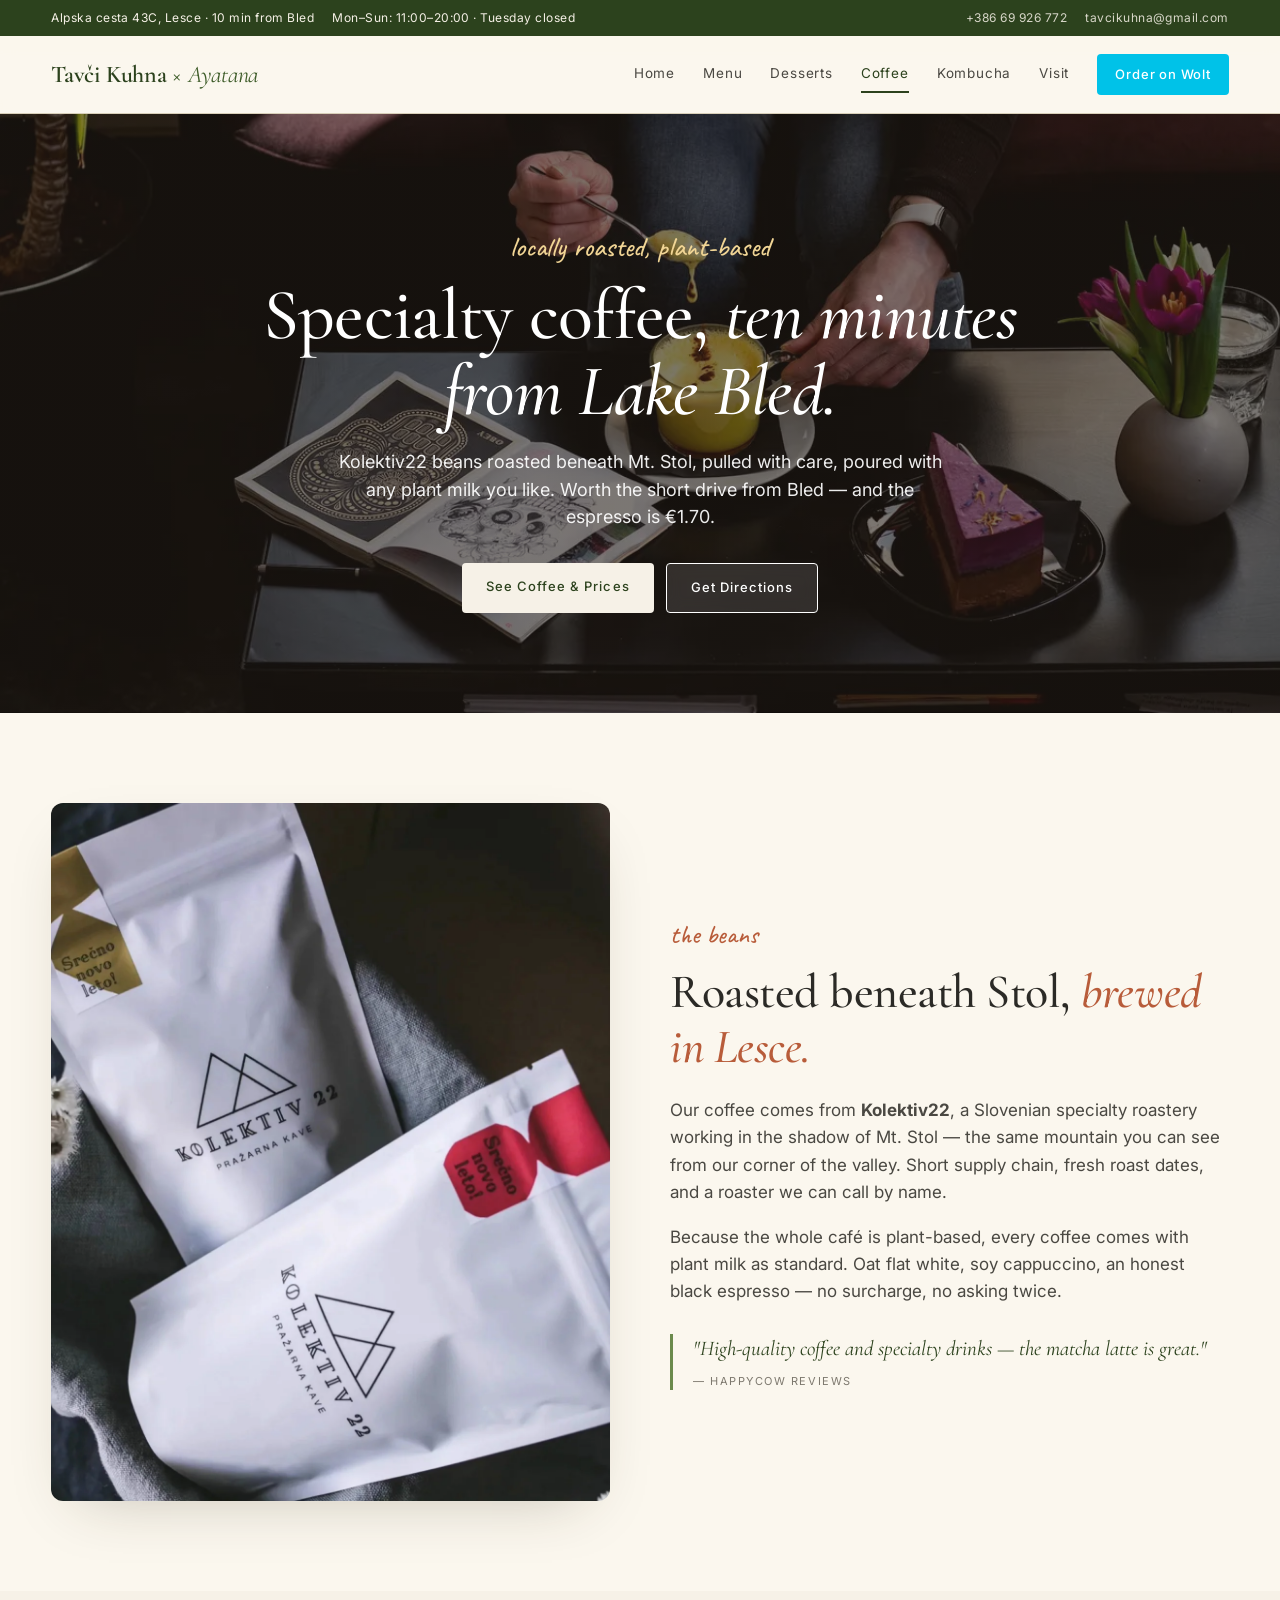
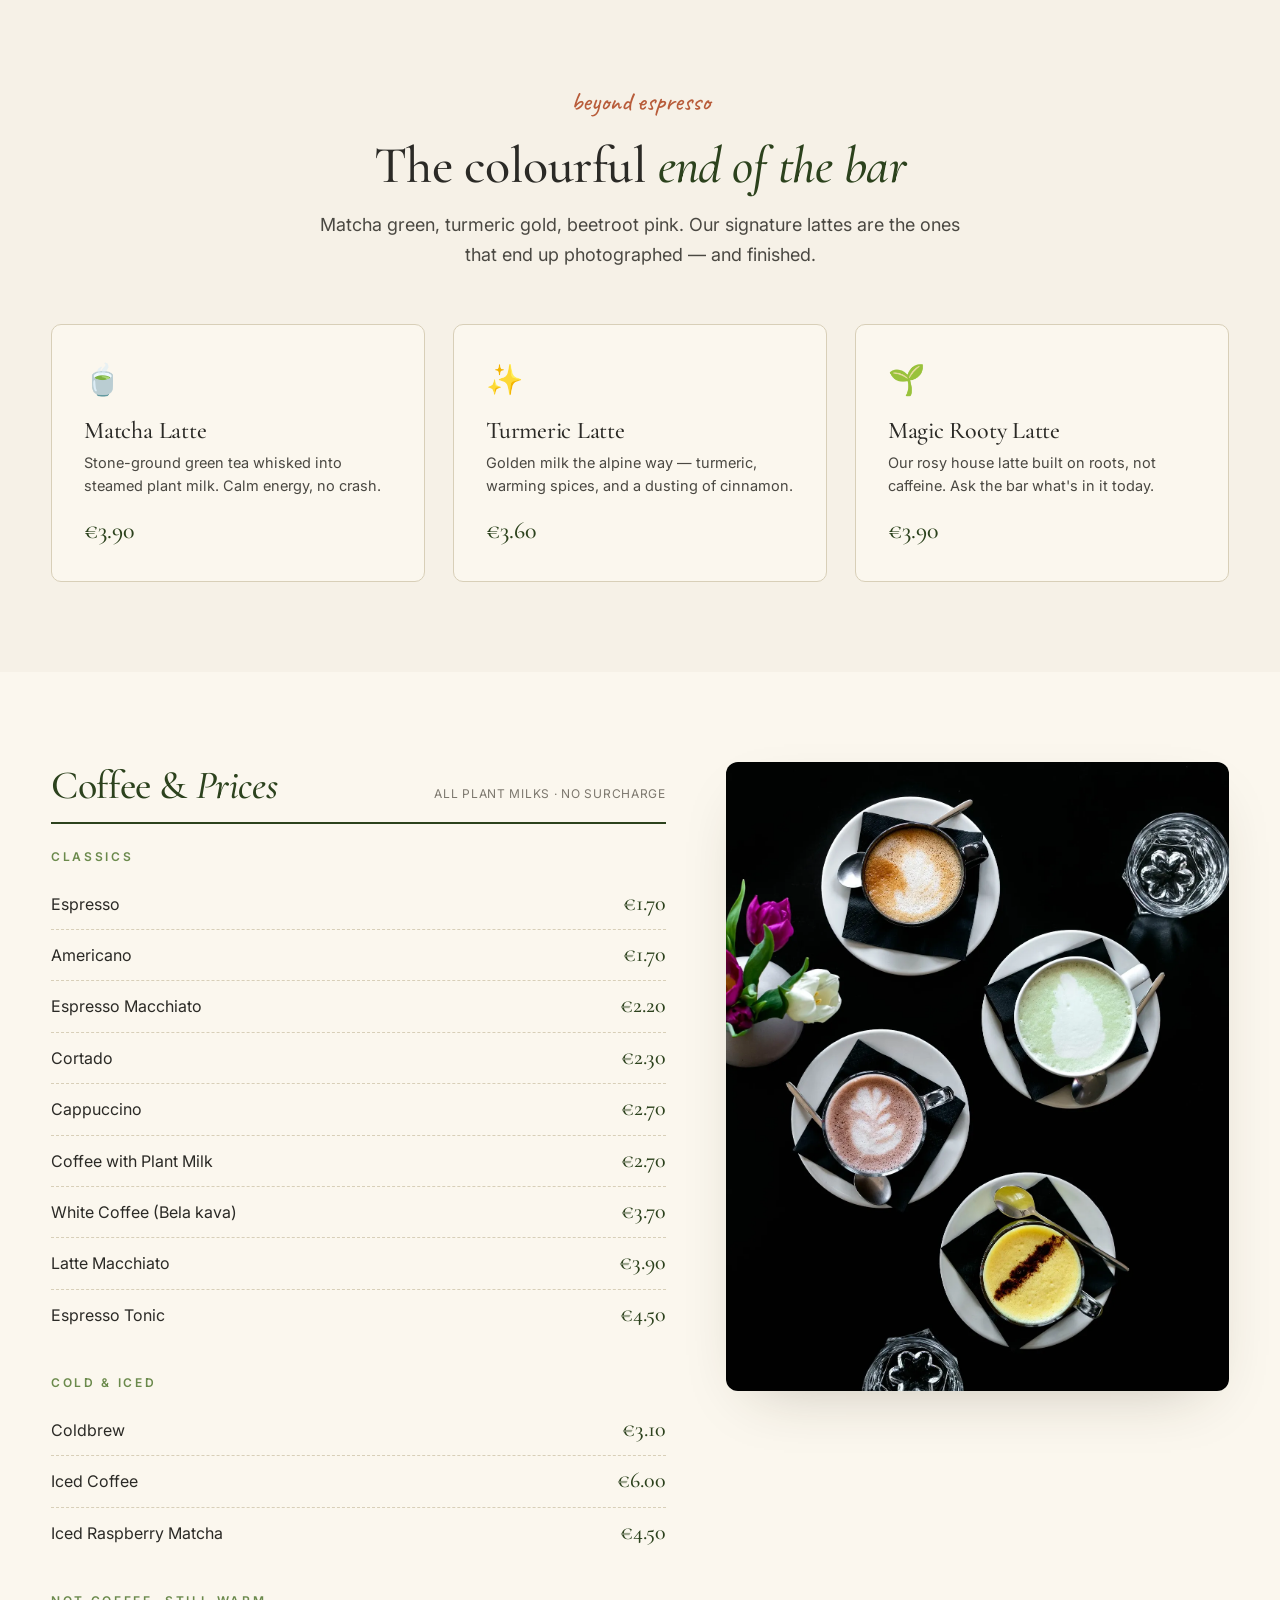
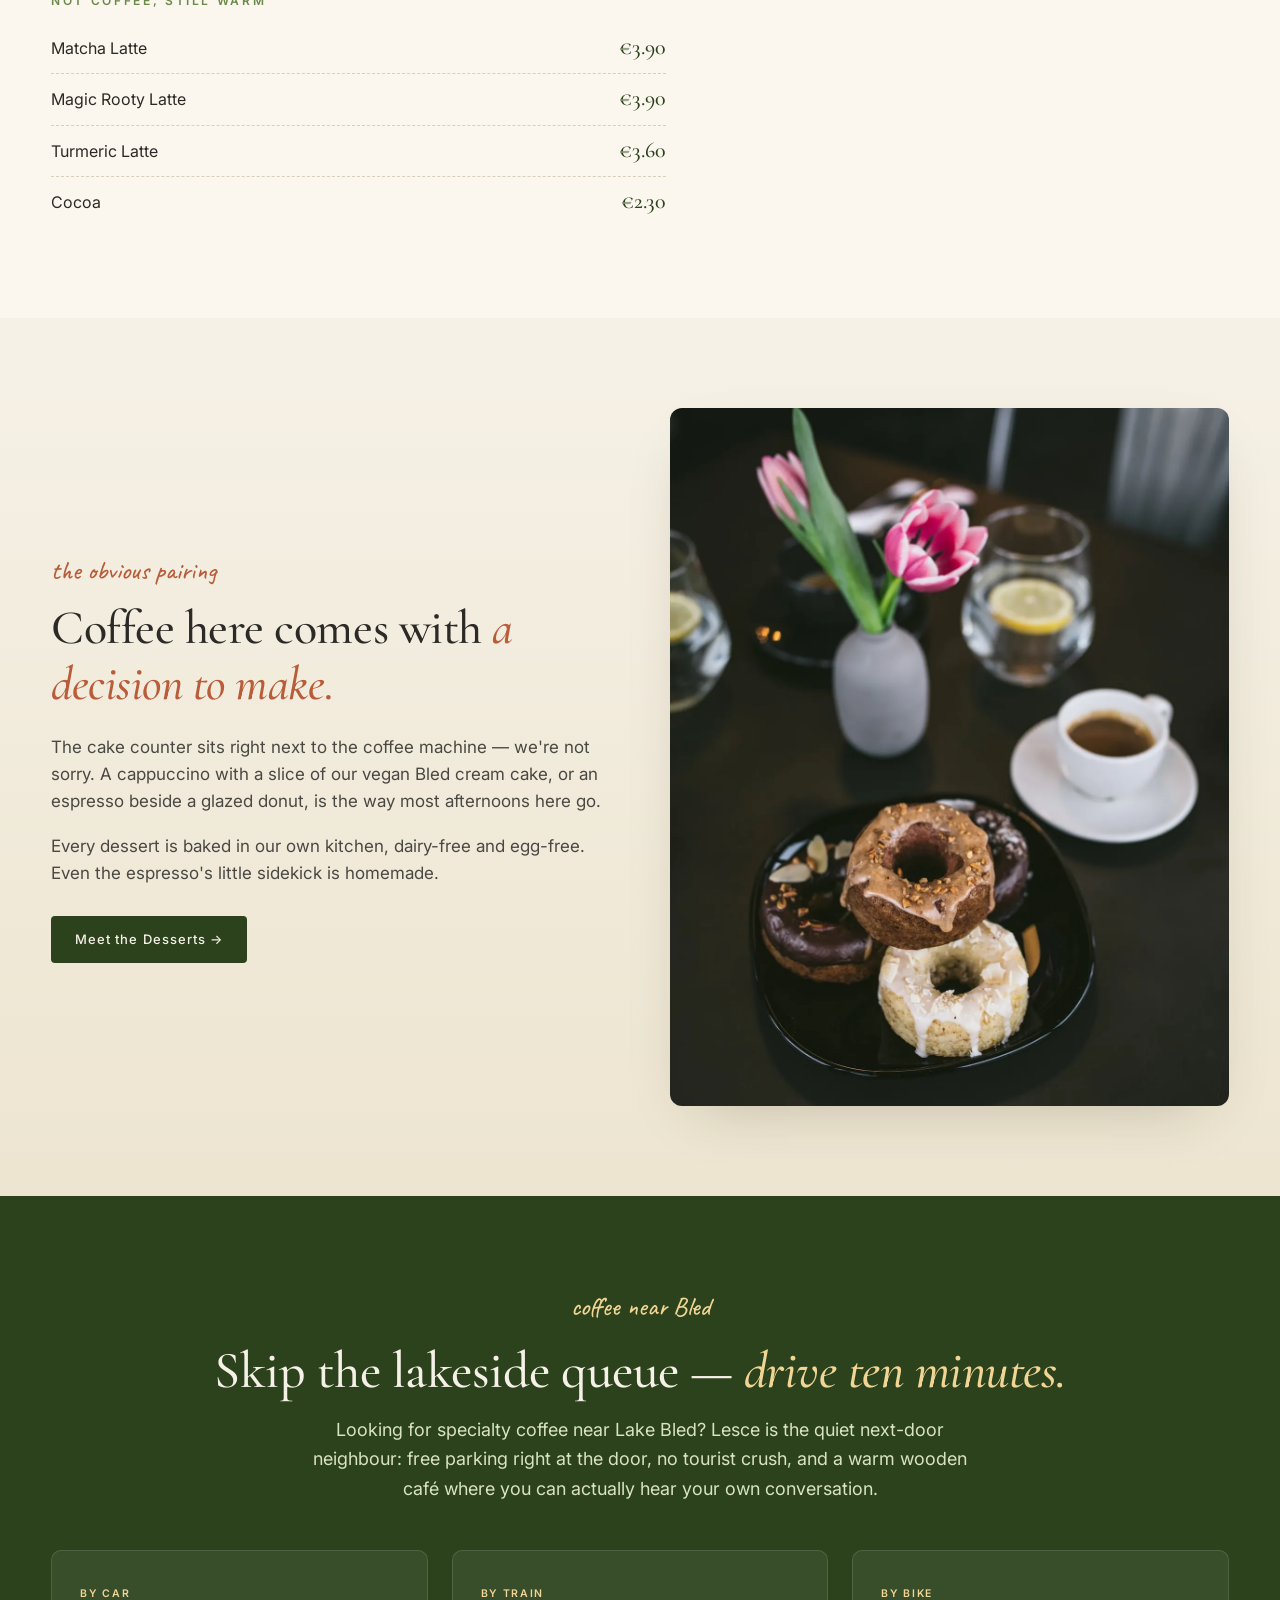
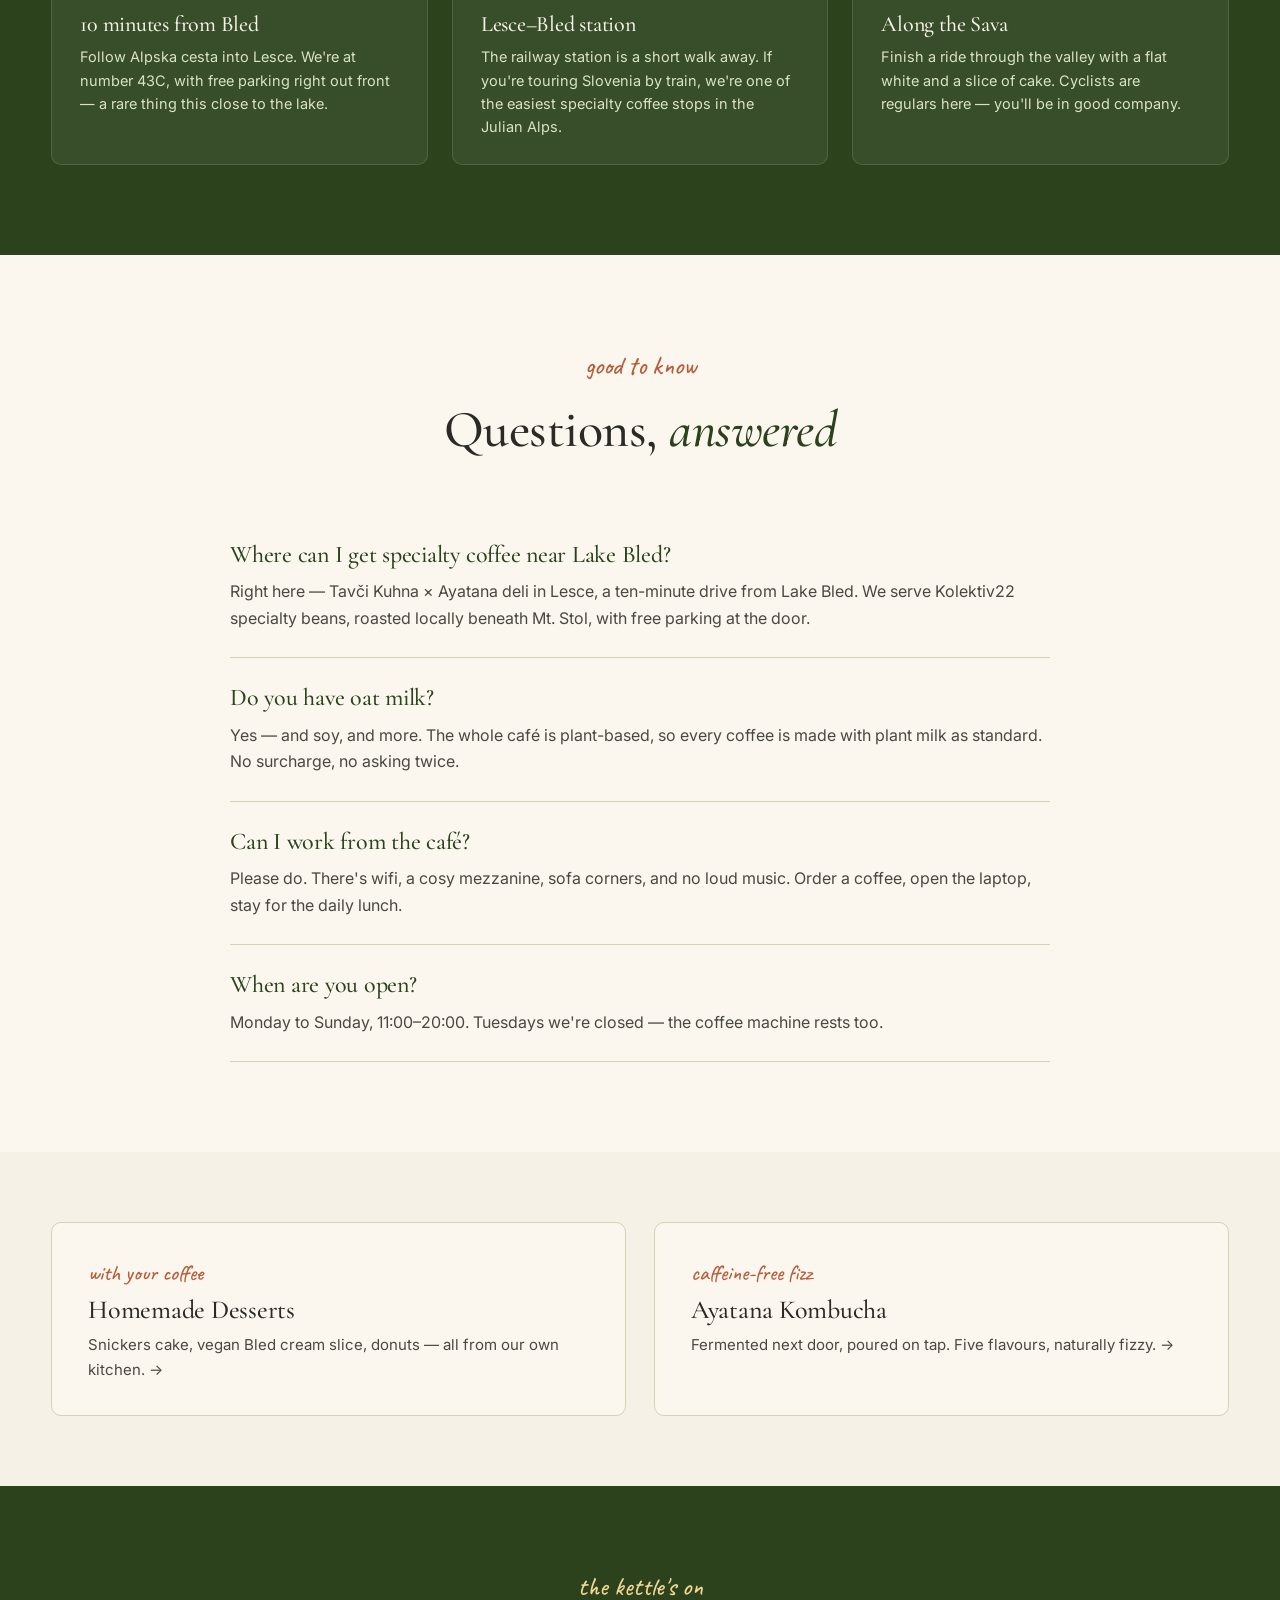
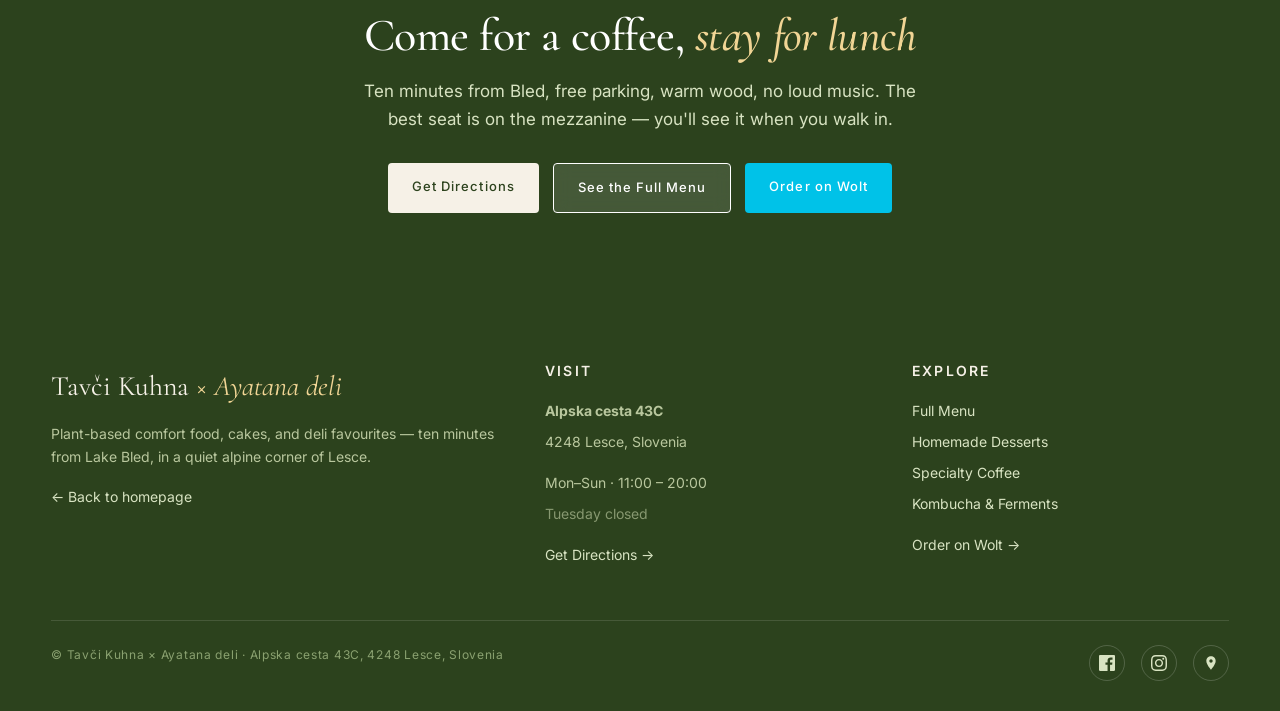
<file: public/specialty-coffee-bled.html>
<!DOCTYPE html>
<html lang="en">
<head>
<meta charset="UTF-8" />
<meta name="viewport" content="width=device-width, initial-scale=1.0" />
<title>Specialty Coffee near Bled — Kolektiv22 Beans, Vegan Café | Tavči Kuhna, Lesce</title>
<meta name="description" content="Specialty coffee 10 minutes from Lake Bled: Kolektiv22 beans roasted beneath Mt. Stol, espresso from €1.70, matcha &amp; turmeric lattes, all plant milks. Free parking in Lesce." />
<meta name="theme-color" content="#2c421d" />

<!-- Open Graph -->
<meta property="og:type" content="website" />
<meta property="og:title" content="Specialty Coffee near Bled — Tavči Kuhna × Ayatana, Lesce" />
<meta property="og:description" content="Locally roasted Kolektiv22 specialty coffee, ten minutes from Lake Bled. Espresso, flat whites, matcha and turmeric lattes — every cup plant-based, every plant milk included." />
<meta property="og:image" content="assets/img/tavci-g-vegan-drinks-lesce-specialty-latte-spread.webp" />
<meta property="og:url" content="https://tavci-kuhna.si/specialty-coffee-bled" />
<meta property="og:site_name" content="Tavči Kuhna × Ayatana deli" />
<meta property="og:locale" content="en_GB" />

<!-- Twitter -->
<meta name="twitter:card" content="summary_large_image" />
<meta name="twitter:title" content="Specialty Coffee near Bled — Tavči Kuhna, Lesce" />
<meta name="twitter:description" content="Kolektiv22 beans roasted beneath Mt. Stol. Espresso from €1.70, signature lattes, all plant milks. 10 min from Lake Bled, free parking." />
<meta name="twitter:image" content="assets/img/tavci-g-vegan-drinks-lesce-specialty-latte-spread.webp" />

<link rel="preload" href="assets/img/tavci-g-vegan-drinks-lesce-turmeric-latte-lifestyle.webp" as="image" fetchpriority="high" />
<link rel="preconnect" href="https://fonts.googleapis.com" />
<link rel="preconnect" href="https://fonts.gstatic.com" crossorigin />
<link href="https://fonts.googleapis.com/css2?family=Cormorant+Garamond:ital,wght@0,400;0,500;0,600;0,700;1,400;1,500&family=Inter:wght@300;400;500;600;700&family=Caveat:wght@500;700&display=swap" rel="stylesheet" />

<!-- Schema.org CafeOrCoffeeShop markup -->
<script type="application/ld+json">
{
  "@context": "https://schema.org",
  "@type": "CafeOrCoffeeShop",
  "name": "Tavči Kuhna × Ayatana deli — Specialty Coffee",
  "description": "Specialty coffee shop and vegan café ten minutes from Lake Bled, serving Kolektiv22 beans roasted locally beneath Mt. Stol, with all plant milks.",
  "image": "assets/img/tavci-g-vegan-drinks-lesce-specialty-latte-spread.webp",
  "url": "https://tavci-kuhna.si/specialty-coffee-bled",
  "telephone": "+38669926772",
  "servesCuisine": ["Coffee", "Vegan", "Café"],
  "priceRange": "€",
  "address": {
    "@type": "PostalAddress",
    "streetAddress": "Alpska cesta 43C",
    "addressLocality": "Lesce",
    "postalCode": "4248",
    "addressCountry": "SI"
  },
  "geo": { "@type": "GeoCoordinates", "latitude": 46.3608115, "longitude": 14.1559427 },
  "openingHoursSpecification": [
    { "@type": "OpeningHoursSpecification", "dayOfWeek": ["Monday","Wednesday","Thursday","Friday","Saturday","Sunday"], "opens": "11:00", "closes": "20:00" }
  ]
}
</script>

<!-- FAQ schema -->
<script type="application/ld+json">
{
  "@context": "https://schema.org",
  "@type": "FAQPage",
  "mainEntity": [
    {
      "@type": "Question",
      "name": "Where can I get specialty coffee near Lake Bled?",
      "acceptedAnswer": {
        "@type": "Answer",
        "text": "Tavči Kuhna × Ayatana deli in Lesce is a ten-minute drive from Lake Bled and serves specialty coffee from Kolektiv22, a Slovenian roastery that roasts beneath Mt. Stol. There is free parking at the door and the café is a short walk from the Lesce–Bled railway station."
      }
    },
    {
      "@type": "Question",
      "name": "Do you have oat milk and other plant milks?",
      "acceptedAnswer": {
        "@type": "Answer",
        "text": "Yes — the entire café is plant-based, so every coffee is made with plant milk as standard. No surcharge, no asking twice."
      }
    },
    {
      "@type": "Question",
      "name": "How far is Tavči Kuhna from Bled?",
      "acceptedAnswer": {
        "@type": "Answer",
        "text": "About ten minutes by car from Lake Bled, on Alpska cesta 43C in Lesce. It is also easy to reach by bicycle along the Sava valley or by train to the Lesce–Bled station."
      }
    },
    {
      "@type": "Question",
      "name": "When are you open?",
      "acceptedAnswer": {
        "@type": "Answer",
        "text": "Monday to Sunday from 11:00 to 20:00, closed on Tuesdays."
      }
    }
  ]
}
</script>

<style>
  :root {
    --cream: #f6f1e7;
    --cream-dark: #ece4d3;
    --paper: #fbf7ee;
    --ink: #2b2a26;
    --ink-soft: #4a4842;
    --muted: #7d786e;
    --forest: #3f5d2a;
    --forest-deep: #2c421d;
    --moss: #6b8a4c;
    --terracotta: #b85c3a;
    --bled-blue: #527a93;
    --gold: #b88a3d;
    --line: #d8cfb8;
    --shadow: 0 22px 60px -28px rgba(50,42,20,0.28);
    --wolt: #00c2e8;
  }

  * { box-sizing: border-box; }
  html { scroll-behavior: smooth; scroll-padding-top: 120px; }
  body {
    margin: 0;
    background: var(--paper);
    color: var(--ink);
    font-family: 'Inter', system-ui, sans-serif;
    font-weight: 400;
    line-height: 1.65;
    font-size: 17px;
    -webkit-font-smoothing: antialiased;
  }
  h1, h2, h3, h4, h5, .display, .serif {
    font-family: 'Cormorant Garamond', Georgia, serif;
    font-weight: 500;
    letter-spacing: -0.01em;
    color: var(--ink);
    line-height: 1.15;
    margin: 0;
  }
  .script { font-family: 'Caveat', cursive; font-weight: 500; }
  a { color: inherit; text-decoration: none; }
  img { max-width: 100%; display: block; }

  .wrap { width: min(1180px, 92vw); margin: 0 auto; }
  .narrow { width: min(820px, 92vw); margin: 0 auto; }

  .eyebrow {
    font-family: 'Inter', sans-serif;
    text-transform: uppercase;
    font-size: 12px;
    font-weight: 600;
    letter-spacing: 0.22em;
    color: var(--moss);
  }
  .kicker {
    font-family: 'Caveat', cursive;
    font-size: 26px;
    color: var(--terracotta);
    font-weight: 500;
  }

  /* UTILITY BAR */
  .utility-bar {
    background: var(--forest-deep);
    color: var(--cream);
    padding: 8px 0;
    font-size: 12px;
    letter-spacing: 0.04em;
  }
  .utility-bar .wrap { display: flex; justify-content: space-between; flex-wrap: wrap; gap: 12px; }
  .utility-bar a { opacity: 0.85; }
  .utility-bar a:hover { opacity: 1; color: #f1d595; }
  .utility-bar .group { display: flex; gap: 18px; flex-wrap: wrap; }

  /* HEADER + NAV */
  header.site-header {
    position: sticky;
    top: 0;
    z-index: 50;
    border-bottom: 1px solid var(--line);
    backdrop-filter: blur(8px);
    background: rgba(251,247,238,0.95);
  }
  .site-nav { display: flex; align-items: center; padding: 18px 0; gap: 32px; }
  .logo {
    font-family: 'Cormorant Garamond', serif;
    font-size: 24px;
    font-weight: 600;
    color: var(--forest-deep);
    letter-spacing: -0.01em;
  }
  .logo em { font-style: italic; color: var(--forest); font-weight: 400; }
  .nav-links {
    display: flex;
    gap: 28px;
    margin-left: auto;
    align-items: center;
    font-size: 13.5px;
    letter-spacing: 0.06em;
  }
  .nav-links a {
    color: var(--ink-soft);
    padding: 6px 0;
    border-bottom: 2px solid transparent;
    transition: all 0.2s ease;
  }
  .nav-links a:hover { color: var(--forest-deep); }
  .nav-links a.active { color: var(--forest-deep); border-bottom-color: var(--forest-deep); }
  .nav-cta {
    background: var(--wolt);
    color: white !important;
    padding: 10px 18px !important;
    border-radius: 4px;
    font-weight: 500;
    border-bottom: 0 !important;
    font-size: 13px;
  }
  .nav-cta:hover { background: #00a3c4; color: white !important; }
  .nav-toggle {
    display: none;
    background: transparent;
    border: 0;
    cursor: pointer;
    margin-left: auto;
    padding: 8px;
    font-size: 22px;
    color: var(--forest-deep);
  }

  /* BUTTONS */
  .btn {
    text-decoration: none;
    padding: 13px 24px;
    font-size: 13px;
    letter-spacing: 0.08em;
    border-radius: 4px;
    font-weight: 500;
    transition: all 0.2s ease;
    display: inline-block;
  }
  .btn-primary { background: var(--cream); color: var(--forest-deep); }
  .btn-primary:hover { background: white; }
  .btn-ghost {
    background: rgba(255,255,255,0.12);
    color: white;
    border: 1px solid white;
    backdrop-filter: blur(8px);
  }
  .btn-ghost:hover { background: rgba(255,255,255,0.22); }
  .btn-wolt { background: var(--wolt); color: white; }
  .btn-wolt:hover { background: #00a3c4; }
  .btn-dark { background: var(--forest-deep); color: var(--cream); }
  .btn-dark:hover { background: var(--ink); color: white; }
  .btn-line {
    border: 1px solid var(--forest-deep);
    color: var(--forest-deep);
    background: transparent;
  }
  .btn-line:hover { background: var(--forest-deep); color: var(--cream); }

  /* PAGE HERO */
  .page-hero {
    padding: 110px 0 100px;
    text-align: center;
    background:
      linear-gradient(rgba(35, 28, 22, 0.6), rgba(35, 28, 22, 0.6)),
      url('assets/img/tavci-g-vegan-drinks-lesce-turmeric-latte-lifestyle.webp');
    background-size: cover;
    background-position: center;
    color: white;
  }
  .page-hero .kicker { color: #f1d595; font-size: 28px; }
  .page-hero h1 {
    color: white;
    font-size: clamp(40px, 6vw, 72px);
    margin: 8px auto 18px;
    max-width: 860px;
    line-height: 1.05;
  }
  .page-hero h1 em { font-style: italic; }
  .page-hero p {
    color: rgba(255,255,255,0.92);
    max-width: 620px;
    margin: 0 auto 32px;
    font-size: 18px;
    line-height: 1.55;
  }
  .page-hero .ctas { display: flex; gap: 12px; flex-wrap: wrap; justify-content: center; }

  /* SECTIONS */
  section { padding: 90px 0; }
  .section-head { text-align: center; margin-bottom: 55px; }
  .section-head h2 { font-size: clamp(32px, 4.4vw, 52px); margin: 12px 0 14px; }
  .section-head h2 em { font-style: italic; color: var(--forest-deep); }
  .section-head p { color: var(--ink-soft); max-width: 640px; margin: 0 auto; font-size: 18px; }

  .split-grid {
    display: grid;
    grid-template-columns: 1fr 1fr;
    gap: 60px;
    align-items: center;
  }
  .split-grid .img-frame {
    border-radius: 12px;
    overflow: hidden;
    box-shadow: var(--shadow);
  }
  .split-grid .img-frame img { width: 100%; object-fit: cover; aspect-ratio: 4/5; }
  .split-grid .text .kicker { color: var(--terracotta); }
  .split-grid .text h2 { font-size: clamp(32px, 4vw, 48px); margin: 8px 0 22px; }
  .split-grid .text h2 em { font-style: italic; color: var(--terracotta); }
  .split-grid .text p { font-size: 17px; color: var(--ink-soft); margin: 0 0 18px; line-height: 1.6; }
  .quote-block {
    border-left: 3px solid var(--moss);
    padding-left: 20px;
    font-family: 'Cormorant Garamond', serif;
    font-style: italic;
    font-size: 21px;
    color: var(--forest-deep);
    margin: 28px 0 0;
    line-height: 1.45;
  }
  .quote-block cite {
    font-style: normal;
    font-family: 'Inter', sans-serif;
    font-size: 11px;
    letter-spacing: 0.14em;
    text-transform: uppercase;
    color: var(--muted);
    margin-top: 10px;
    display: block;
  }

  /* MENU LIST */
  .menu-section-head {
    display: flex;
    align-items: baseline;
    gap: 18px;
    margin-bottom: 26px;
    border-bottom: 2px solid var(--forest-deep);
    padding-bottom: 14px;
  }
  .menu-section-head h2 { font-size: clamp(28px, 3.4vw, 40px); color: var(--forest-deep); }
  .menu-section-head h2 em { font-style: italic; }
  .menu-section-head .note {
    font-size: 12px;
    color: var(--muted);
    letter-spacing: 0.06em;
    text-transform: uppercase;
    margin-left: auto;
  }
  .menu-list { list-style: none; padding: 0; margin: 0; }
  .menu-item {
    display: grid;
    grid-template-columns: 1fr auto;
    gap: 20px;
    padding: 12px 0;
    border-bottom: 1px dashed var(--line);
    align-items: baseline;
    font-size: 16px;
  }
  .menu-item:last-child { border-bottom: 0; }
  .menu-item .price {
    font-family: 'Cormorant Garamond', serif;
    font-size: 22px;
    color: var(--forest-deep);
    font-weight: 500;
    line-height: 1;
  }
  .menu-grid {
    display: grid;
    grid-template-columns: 1.1fr 0.9fr;
    gap: 60px;
    align-items: start;
  }
  .menu-visual { position: sticky; top: 140px; }
  .menu-visual img {
    width: 100%;
    border-radius: 12px;
    box-shadow: var(--shadow);
    object-fit: cover;
    aspect-ratio: 4/5;
  }

  /* SIGNATURE LATTES */
  .latte-cards {
    display: grid;
    grid-template-columns: repeat(3, 1fr);
    gap: 28px;
  }
  .latte-card {
    background: var(--paper);
    border: 1px solid var(--line);
    border-radius: 10px;
    padding: 30px 32px;
    transition: transform 0.3s ease, box-shadow 0.3s ease;
  }
  .latte-card:hover { transform: translateY(-6px); box-shadow: var(--shadow); }
  .latte-card .ico { font-size: 30px; margin-bottom: 12px; }
  .latte-card h3 { font-size: 24px; margin: 0 0 8px; }
  .latte-card p { font-size: 14.5px; color: var(--ink-soft); margin: 0 0 14px; line-height: 1.55; }
  .latte-card .price {
    font-family: 'Cormorant Garamond', serif;
    font-size: 24px;
    color: var(--forest-deep);
    font-weight: 500;
  }

  /* NEAR BLED SEO SECTION */
  .near-bled-band {
    background: var(--forest-deep);
    color: var(--cream);
  }
  .near-bled-band h2 { color: var(--cream); }
  .near-bled-band h2 em { color: #f1d595; font-style: italic; }
  .near-bled-band p { color: #d8e3c2; }
  .near-bled-band .kicker { color: #f1d595; }
  .getting-here {
    display: grid;
    grid-template-columns: repeat(3, 1fr);
    gap: 24px;
    margin-top: 46px;
  }
  .getting-here .way {
    background: rgba(255,255,255,0.06);
    border: 1px solid rgba(255,255,255,0.12);
    border-radius: 10px;
    padding: 26px 28px;
  }
  .getting-here .way h3 { color: var(--cream); font-size: 22px; margin: 0 0 8px; }
  .getting-here .way p { color: #d8e3c2; font-size: 14.5px; margin: 0; line-height: 1.6; }
  .getting-here .way .tag {
    display: inline-block;
    font-size: 10.5px;
    letter-spacing: 0.16em;
    text-transform: uppercase;
    color: #f1d595;
    margin-bottom: 10px;
    font-weight: 600;
    font-family: 'Inter', sans-serif;
  }

  /* FAQ */
  .faq-list { max-width: 820px; margin: 0 auto; }
  .faq-item {
    border-bottom: 1px solid var(--line);
    padding: 26px 0;
  }
  .faq-item h3 { font-size: 24px; margin: 0 0 10px; color: var(--forest-deep); }
  .faq-item p { margin: 0; color: var(--ink-soft); font-size: 16px; line-height: 1.65; }

  /* CROSS LINKS */
  .cross-links { background: var(--cream); padding: 70px 0; }
  .cross-grid { display: grid; grid-template-columns: 1fr 1fr; gap: 28px; }
  .cross-card {
    background: var(--paper);
    border: 1px solid var(--line);
    border-radius: 10px;
    padding: 32px 36px;
    transition: all 0.3s ease;
    display: block;
  }
  .cross-card:hover { background: var(--forest-deep); transform: translateY(-4px); box-shadow: var(--shadow); }
  .cross-card .kicker { font-size: 22px; }
  .cross-card h3 { font-size: 26px; margin: 4px 0 8px; transition: color 0.3s ease; }
  .cross-card p { font-size: 15px; color: var(--ink-soft); margin: 0; transition: color 0.3s ease; }
  .cross-card:hover h3 { color: var(--cream); }
  .cross-card:hover p { color: #d8e3c2; }

  /* ORDER STRIP */
  .order-strip {
    background: var(--forest-deep);
    color: var(--cream);
    padding: 80px 0;
    text-align: center;
  }
  .order-strip h2 { color: white; font-size: clamp(32px, 4vw, 46px); margin: 0 0 16px; }
  .order-strip h2 em { font-style: italic; color: #f1d595; }
  .order-strip p { color: #d8e3c2; max-width: 560px; margin: 0 auto 30px; font-size: 17px; }
  .order-strip .ctas { display: flex; justify-content: center; gap: 14px; flex-wrap: wrap; }

  /* FOOTER */
  footer.site-footer {
    background: var(--forest-deep);
    color: #b9c79e;
    padding: 70px 0 30px;
  }
  .footer-grid { display: grid; grid-template-columns: 1.4fr 1fr 1fr; gap: 50px; margin-bottom: 50px; }
  .footer-grid h4 {
    color: var(--cream);
    font-size: 14px;
    text-transform: uppercase;
    letter-spacing: 0.16em;
    margin: 0 0 16px;
    font-family: 'Inter', sans-serif;
    font-weight: 600;
  }
  .footer-grid .brand-foot {
    font-family: 'Cormorant Garamond', serif;
    font-size: 28px;
    color: var(--cream);
    margin-bottom: 14px;
  }
  .footer-grid .brand-foot em { font-style: italic; color: #f1d595; font-weight: 400; }
  .footer-grid p { color: #b9c79e; font-size: 14px; margin: 0 0 8px; line-height: 1.6; }
  .footer-grid p strong { color: var(--cream); font-weight: 500; }
  .footer-grid a { color: #d8e3c2; }
  .footer-grid a:hover { color: #f1d595; }
  .footer-grid ul { list-style: none; padding: 0; margin: 0; }
  .footer-grid ul li { padding: 4px 0; font-size: 14px; }
  .footer-bottom {
    border-top: 1px solid rgba(255,255,255,0.12);
    padding-top: 24px;
    display: flex;
    justify-content: space-between;
    flex-wrap: wrap;
    gap: 18px;
    font-size: 12px;
    color: #8aa170;
    letter-spacing: 0.06em;
  }
  .footer-bottom .socials { display: flex; gap: 16px; }
  .footer-bottom .socials a {
    width: 36px; height: 36px;
    display: inline-flex;
    align-items: center; justify-content: center;
    border: 1px solid rgba(255,255,255,0.18);
    border-radius: 50%;
    color: #d8e3c2;
    transition: all 0.2s ease;
  }
  .footer-bottom .socials a:hover { background: #f1d595; color: var(--forest-deep); border-color: #f1d595; }

  /* RESPONSIVE */
  @media (max-width: 980px) {
    section { padding: 70px 0; }
    .nav-links { display: none; }
    .nav-toggle { display: block; }
    .nav-links.open {
      display: flex;
      position: absolute;
      flex-direction: column;
      top: 100%; left: 0; right: 0;
      background: var(--paper);
      padding: 20px;
      border-bottom: 1px solid var(--line);
      gap: 14px;
      align-items: stretch;
    }
    .nav-links.open a { padding: 8px 0; }
    .nav-links.open .nav-cta { text-align: center; }

    .page-hero { padding: 80px 0 70px; }
    .split-grid { grid-template-columns: 1fr; gap: 40px; }
    .split-grid .text { order: -1; }
    .latte-cards { grid-template-columns: 1fr; }
    .getting-here { grid-template-columns: 1fr; }
    .menu-grid { grid-template-columns: 1fr; gap: 30px; }
    .menu-visual { order: -1; position: static; }
    .menu-visual img { aspect-ratio: 16/9; }
    .cross-grid { grid-template-columns: 1fr; }
    .footer-grid { grid-template-columns: 1fr; gap: 30px; }
    .footer-bottom { flex-direction: column; align-items: flex-start; }
    .menu-section-head { flex-direction: column; align-items: flex-start; gap: 8px; }
    .menu-section-head .note { margin-left: 0; }
  }
</style>
</head>
<body>

<!-- UTILITY BAR -->
<div class="utility-bar">
  <div class="wrap">
    <div class="group">
      <span>Alpska cesta 43C, Lesce · 10 min from Bled</span>
      <span>Mon–Sun: 11:00–20:00 · Tuesday closed</span>
    </div>
    <div class="group">
      <a href="tel:+38669926772">+386 69 926 772</a>
      <a href="mailto:tavcikuhna@gmail.com">tavcikuhna@gmail.com</a>
    </div>
  </div>
</div>

<!-- HEADER / MAIN NAV -->
<header class="site-header">
  <div class="wrap site-nav">
    <a href="index.html" class="logo">Tavči Kuhna <em>× Ayatana</em></a>
    <button class="nav-toggle" id="navToggle" aria-label="Toggle navigation">☰</button>
    <nav class="nav-links" id="navLinks">
      <a href="index.html">Home</a>
      <a href="menu.html">Menu</a>
      <a href="desserts.html">Desserts</a>
      <a href="" class="active" aria-current="page">Coffee</a>
      <a href="kombucha.html">Kombucha</a>
      <a href="index.html#visit">Visit</a>
      <a href="https://wolt.com/sl/svn/bled-lesce/restaurant/tavci-kuhna" target="_blank" rel="noopener noreferrer" class="nav-cta">Order on Wolt</a>
    </nav>
  </div>
</header>

<!-- HERO -->
<section class="page-hero">
  <div class="wrap">
    <div class="kicker">locally roasted, plant-based</div>
    <h1>Specialty coffee, <em>ten minutes from Lake Bled.</em></h1>
    <p>Kolektiv22 beans roasted beneath Mt. Stol, pulled with care, poured with any plant milk you like. Worth the short drive from Bled — and the espresso is €1.70.</p>
    <div class="ctas">
      <a href="#coffee-menu" class="btn btn-primary">See Coffee &amp; Prices</a>
      <a href="https://www.google.com/maps/dir/?api=1&destination=Tavci+Kuhna+%26+Ayatana+deli,+Alpska+cesta+43c,+4248+Lesce,+Slovenia" target="_blank" rel="noopener noreferrer" class="btn btn-ghost">Get Directions</a>
    </div>
  </div>
</section>

<!-- THE BEANS -->
<section>
  <div class="wrap">
    <div class="split-grid">
      <div class="img-frame">
        <img src="assets/img/speciality-coffee-kolektiv22.webp" alt="Bags of Kolektiv22 specialty coffee beans, the Slovenian roastery behind Tavči Kuhna's coffee near Bled" loading="lazy" />
      </div>
      <div class="text">
        <div class="kicker">the beans</div>
        <h2>Roasted beneath Stol, <em>brewed in Lesce.</em></h2>
        <p>Our coffee comes from <strong>Kolektiv22</strong>, a Slovenian specialty roastery working in the shadow of Mt. Stol — the same mountain you can see from our corner of the valley. Short supply chain, fresh roast dates, and a roaster we can call by name.</p>
        <p>Because the whole café is plant-based, every coffee comes with plant milk as standard. Oat flat white, soy cappuccino, an honest black espresso — no surcharge, no asking twice.</p>
        <blockquote class="quote-block">
          "High-quality coffee and specialty drinks — the matcha latte is great."
          <cite>— HappyCow reviews</cite>
        </blockquote>
      </div>
    </div>
  </div>
</section>

<!-- SIGNATURE LATTES -->
<section style="background: var(--cream);">
  <div class="wrap">
    <div class="section-head">
      <div class="kicker">beyond espresso</div>
      <h2>The colourful <em>end of the bar</em></h2>
      <p>Matcha green, turmeric gold, beetroot pink. Our signature lattes are the ones that end up photographed — and finished.</p>
    </div>
    <div class="latte-cards">
      <div class="latte-card">
        <div class="ico">🍵</div>
        <h3>Matcha Latte</h3>
        <p>Stone-ground green tea whisked into steamed plant milk. Calm energy, no crash.</p>
        <div class="price">€3.90</div>
      </div>
      <div class="latte-card">
        <div class="ico">✨</div>
        <h3>Turmeric Latte</h3>
        <p>Golden milk the alpine way — turmeric, warming spices, and a dusting of cinnamon.</p>
        <div class="price">€3.60</div>
      </div>
      <div class="latte-card">
        <div class="ico">🌱</div>
        <h3>Magic Rooty Latte</h3>
        <p>Our rosy house latte built on roots, not caffeine. Ask the bar what's in it today.</p>
        <div class="price">€3.90</div>
      </div>
    </div>
  </div>
</section>

<!-- COFFEE MENU -->
<section id="coffee-menu">
  <div class="wrap">
    <div class="menu-grid">
      <div class="menu-content">
        <div class="menu-section-head">
          <h2>Coffee &amp; <em>Prices</em></h2>
          <span class="note">all plant milks · no surcharge</span>
        </div>
        <h4 class="eyebrow" style="margin-bottom:15px;">Classics</h4>
        <ul class="menu-list">
          <li class="menu-item"><div>Espresso</div><div class="price">€1.70</div></li>
          <li class="menu-item"><div>Americano</div><div class="price">€1.70</div></li>
          <li class="menu-item"><div>Espresso Macchiato</div><div class="price">€2.20</div></li>
          <li class="menu-item"><div>Cortado</div><div class="price">€2.30</div></li>
          <li class="menu-item"><div>Cappuccino</div><div class="price">€2.70</div></li>
          <li class="menu-item"><div>Coffee with Plant Milk</div><div class="price">€2.70</div></li>
          <li class="menu-item"><div>White Coffee (Bela kava)</div><div class="price">€3.70</div></li>
          <li class="menu-item"><div>Latte Macchiato</div><div class="price">€3.90</div></li>
          <li class="menu-item"><div>Espresso Tonic</div><div class="price">€4.50</div></li>
        </ul>
        <h4 class="eyebrow" style="margin: 36px 0 15px;">Cold &amp; Iced</h4>
        <ul class="menu-list">
          <li class="menu-item"><div>Coldbrew</div><div class="price">€3.10</div></li>
          <li class="menu-item"><div>Iced Coffee</div><div class="price">€6.00</div></li>
          <li class="menu-item"><div>Iced Raspberry Matcha</div><div class="price">€4.50</div></li>
        </ul>
        <h4 class="eyebrow" style="margin: 36px 0 15px;">Not Coffee, Still Warm</h4>
        <ul class="menu-list">
          <li class="menu-item"><div>Matcha Latte</div><div class="price">€3.90</div></li>
          <li class="menu-item"><div>Magic Rooty Latte</div><div class="price">€3.90</div></li>
          <li class="menu-item"><div>Turmeric Latte</div><div class="price">€3.60</div></li>
          <li class="menu-item"><div>Cocoa</div><div class="price">€2.30</div></li>
        </ul>
      </div>
      <div class="menu-visual">
        <img src="assets/img/tavci-g-vegan-drinks-lesce-specialty-latte-spread.webp" alt="Overhead view of four specialty lattes at Tavči Kuhna — cappuccino, matcha latte, beetroot latte, and turmeric latte" loading="lazy" />
      </div>
    </div>
  </div>
</section>

<!-- COFFEE + CAKE -->
<section style="background: linear-gradient(180deg, var(--cream) 0%, #ede5d0 100%);">
  <div class="wrap">
    <div class="split-grid">
      <div class="text">
        <div class="kicker">the obvious pairing</div>
        <h2>Coffee here comes with <em>a decision to make.</em></h2>
        <p>The cake counter sits right next to the coffee machine — we're not sorry. A cappuccino with a slice of our vegan Bled cream cake, or an espresso beside a glazed donut, is the way most afternoons here go.</p>
        <p>Every dessert is baked in our own kitchen, dairy-free and egg-free. Even the espresso's little sidekick is homemade.</p>
        <div style="margin-top: 28px;">
          <a href="desserts.html" class="btn btn-dark">Meet the Desserts →</a>
        </div>
      </div>
      <div class="img-frame" style="border-radius: 12px; overflow: hidden; box-shadow: var(--shadow);">
        <img src="assets/img/tavci-g-vegan-bakery-lesce-donut-selection.webp" alt="Plate of glazed vegan donuts served beside an espresso at Tavči Kuhna" loading="lazy" style="width:100%; object-fit: cover; aspect-ratio: 4/5;" />
      </div>
    </div>
  </div>
</section>

<!-- NEAR BLED / GETTING HERE (SEO) -->
<section class="near-bled-band">
  <div class="wrap">
    <div class="section-head" style="margin-bottom: 10px;">
      <div class="kicker">coffee near Bled</div>
      <h2>Skip the lakeside queue — <em>drive ten minutes.</em></h2>
      <p style="max-width: 680px; margin: 0 auto;">Looking for specialty coffee near Lake Bled? Lesce is the quiet next-door neighbour: free parking right at the door, no tourist crush, and a warm wooden café where you can actually hear your own conversation.</p>
    </div>
    <div class="getting-here">
      <div class="way">
        <span class="tag">By car</span>
        <h3>10 minutes from Bled</h3>
        <p>Follow Alpska cesta into Lesce. We're at number 43C, with free parking right out front — a rare thing this close to the lake.</p>
      </div>
      <div class="way">
        <span class="tag">By train</span>
        <h3>Lesce–Bled station</h3>
        <p>The railway station is a short walk away. If you're touring Slovenia by train, we're one of the easiest specialty coffee stops in the Julian Alps.</p>
      </div>
      <div class="way">
        <span class="tag">By bike</span>
        <h3>Along the Sava</h3>
        <p>Finish a ride through the valley with a flat white and a slice of cake. Cyclists are regulars here — you'll be in good company.</p>
      </div>
    </div>
  </div>
</section>

<!-- FAQ -->
<section>
  <div class="wrap">
    <div class="section-head">
      <div class="kicker">good to know</div>
      <h2>Questions, <em>answered</em></h2>
    </div>
    <div class="faq-list">
      <div class="faq-item">
        <h3>Where can I get specialty coffee near Lake Bled?</h3>
        <p>Right here — Tavči Kuhna × Ayatana deli in Lesce, a ten-minute drive from Lake Bled. We serve Kolektiv22 specialty beans, roasted locally beneath Mt. Stol, with free parking at the door.</p>
      </div>
      <div class="faq-item">
        <h3>Do you have oat milk?</h3>
        <p>Yes — and soy, and more. The whole café is plant-based, so every coffee is made with plant milk as standard. No surcharge, no asking twice.</p>
      </div>
      <div class="faq-item">
        <h3>Can I work from the café?</h3>
        <p>Please do. There's wifi, a cosy mezzanine, sofa corners, and no loud music. Order a coffee, open the laptop, stay for the daily lunch.</p>
      </div>
      <div class="faq-item">
        <h3>When are you open?</h3>
        <p>Monday to Sunday, 11:00–20:00. Tuesdays we're closed — the coffee machine rests too.</p>
      </div>
    </div>
  </div>
</section>

<!-- CROSS LINKS -->
<section class="cross-links">
  <div class="wrap">
    <div class="cross-grid">
      <a href="desserts.html" class="cross-card">
        <div class="kicker">with your coffee</div>
        <h3>Homemade Desserts</h3>
        <p>Snickers cake, vegan Bled cream slice, donuts — all from our own kitchen. →</p>
      </a>
      <a href="kombucha.html" class="cross-card">
        <div class="kicker">caffeine-free fizz</div>
        <h3>Ayatana Kombucha</h3>
        <p>Fermented next door, poured on tap. Five flavours, naturally fizzy. →</p>
      </a>
    </div>
  </div>
</section>

<!-- ORDER STRIP -->
<section class="order-strip">
  <div class="wrap">
    <div class="kicker" style="color:#f1d595;">the kettle's on</div>
    <h2>Come for a coffee, <em>stay for lunch</em></h2>
    <p>Ten minutes from Bled, free parking, warm wood, no loud music. The best seat is on the mezzanine — you'll see it when you walk in.</p>
    <div class="ctas">
      <a href="https://www.google.com/maps/dir/?api=1&destination=Tavci+Kuhna+%26+Ayatana+deli,+Alpska+cesta+43c,+4248+Lesce,+Slovenia" target="_blank" rel="noopener noreferrer" class="btn btn-primary">Get Directions</a>
      <a href="menu.html" class="btn btn-ghost">See the Full Menu</a>
      <a href="https://wolt.com/sl/svn/bled-lesce/restaurant/tavci-kuhna" target="_blank" rel="noopener noreferrer" class="btn btn-wolt">Order on Wolt</a>
    </div>
  </div>
</section>

<!-- FOOTER -->
<footer class="site-footer">
  <div class="wrap">
    <div class="footer-grid">
      <div>
        <div class="brand-foot">Tavči Kuhna <em>× Ayatana deli</em></div>
        <p>Plant-based comfort food, cakes, and deli favourites — ten minutes from Lake Bled, in a quiet alpine corner of Lesce.</p>
        <p style="margin-top:18px;"><a href="index.html">← Back to homepage</a></p>
      </div>
      <div>
        <h4>Visit</h4>
        <ul>
          <li><strong>Alpska cesta 43C</strong></li>
          <li>4248 Lesce, Slovenia</li>
          <li style="margin-top:10px;">Mon–Sun · 11:00 – 20:00</li>
          <li style="opacity:0.65;">Tuesday closed</li>
          <li style="margin-top:10px;"><a href="https://www.google.com/maps/dir/?api=1&destination=Tavci+Kuhna+%26+Ayatana+deli,+Alpska+cesta+43c,+4248+Lesce,+Slovenia" target="_blank" rel="noopener noreferrer">Get Directions →</a></li>
        </ul>
      </div>
      <div>
        <h4>Explore</h4>
        <ul>
          <li><a href="menu.html">Full Menu</a></li>
          <li><a href="desserts.html">Homemade Desserts</a></li>
          <li><a href="specialty-coffee-bled.html">Specialty Coffee</a></li>
          <li><a href="kombucha.html">Kombucha &amp; Ferments</a></li>
          <li style="margin-top:10px;"><a href="https://wolt.com/sl/svn/bled-lesce/restaurant/tavci-kuhna" target="_blank" rel="noopener noreferrer">Order on Wolt →</a></li>
        </ul>
      </div>
    </div>
    <div class="footer-bottom">
      <div>© Tavči Kuhna × Ayatana deli · Alpska cesta 43C, 4248 Lesce, Slovenia</div>
      <div class="socials">
        <a href="https://www.facebook.com/profile.php?id=100028103306507" target="_blank" rel="noopener noreferrer" aria-label="Tavči Kuhna on Facebook">
          <svg width="16" height="16" viewBox="0 0 24 24" fill="currentColor" aria-hidden="true"><path d="M22.675 0H1.325C.593 0 0 .593 0 1.325v21.351C0 23.408.593 24 1.325 24h11.495v-9.294H9.691v-3.622h3.129V8.413c0-3.099 1.894-4.785 4.659-4.785 1.325 0 2.464.099 2.795.143v3.241l-1.918.001c-1.504 0-1.795.715-1.795 1.764v2.313h3.587l-.467 3.622h-3.12V24h6.116c.73 0 1.323-.592 1.323-1.324V1.325C24 .593 23.408 0 22.675 0z"/></svg>
        </a>
        <a href="https://www.instagram.com/tavci_kuhna" target="_blank" rel="noopener noreferrer" aria-label="Tavči Kuhna on Instagram">
          <svg width="16" height="16" viewBox="0 0 24 24" fill="currentColor" aria-hidden="true"><path d="M12 2.163c3.204 0 3.584.012 4.85.07 3.252.148 4.771 1.691 4.919 4.919.058 1.265.069 1.645.069 4.849 0 3.205-.012 3.584-.069 4.849-.149 3.225-1.664 4.771-4.919 4.919-1.266.058-1.644.07-4.85.07-3.204 0-3.584-.012-4.849-.07-3.26-.149-4.771-1.699-4.919-4.92-.058-1.265-.07-1.644-.07-4.849 0-3.204.013-3.583.07-4.849.149-3.227 1.664-4.771 4.919-4.919 1.266-.057 1.645-.069 4.849-.069zm0-2.163c-3.259 0-3.667.014-4.947.072-4.358.2-6.78 2.618-6.98 6.98-.059 1.281-.073 1.689-.073 4.948 0 3.259.014 3.668.072 4.948.2 4.358 2.618 6.78 6.98 6.98 1.281.058 1.689.072 4.948.072 3.259 0 3.668-.014 4.948-.072 4.354-.2 6.782-2.618 6.979-6.98.059-1.28.073-1.689.073-4.948 0-3.259-.014-3.667-.072-4.947-.196-4.354-2.617-6.78-6.979-6.98-1.281-.059-1.69-.073-4.949-.073zm0 5.838c-3.403 0-6.162 2.759-6.162 6.162s2.759 6.163 6.162 6.163 6.162-2.759 6.162-6.163c0-3.403-2.759-6.162-6.162-6.162zm0 10.162c-2.209 0-4-1.79-4-4 0-2.209 1.791-4 4-4s4 1.791 4 4c0 2.21-1.791 4-4 4zm6.406-11.845c-.796 0-1.441.645-1.441 1.44s.645 1.44 1.441 1.44c.795 0 1.439-.645 1.439-1.44s-.644-1.44-1.439-1.44z"/></svg>
        </a>
        <a href="https://www.google.com/maps/dir/?api=1&destination=Tavci+Kuhna+%26+Ayatana+deli,+Alpska+cesta+43c,+4248+Lesce,+Slovenia" target="_blank" rel="noopener noreferrer" aria-label="Directions on Google Maps">
          <svg width="16" height="16" viewBox="0 0 24 24" fill="currentColor" aria-hidden="true"><path d="M12 2C8.13 2 5 5.13 5 9c0 5.25 7 13 7 13s7-7.75 7-13c0-3.87-3.13-7-7-7zm0 9.5c-1.38 0-2.5-1.12-2.5-2.5s1.12-2.5 2.5-2.5 2.5 1.12 2.5 2.5-1.12 2.5-2.5 2.5z"/></svg>
        </a>
      </div>
    </div>
  </div>
</footer>

<script>
  // Mobile nav toggle
  const navToggle = document.getElementById('navToggle');
  const navLinks = document.getElementById('navLinks');
  if (navToggle && navLinks) {
    navToggle.addEventListener('click', () => navLinks.classList.toggle('open'));
  }
</script>

</body>
</html>
</file>
